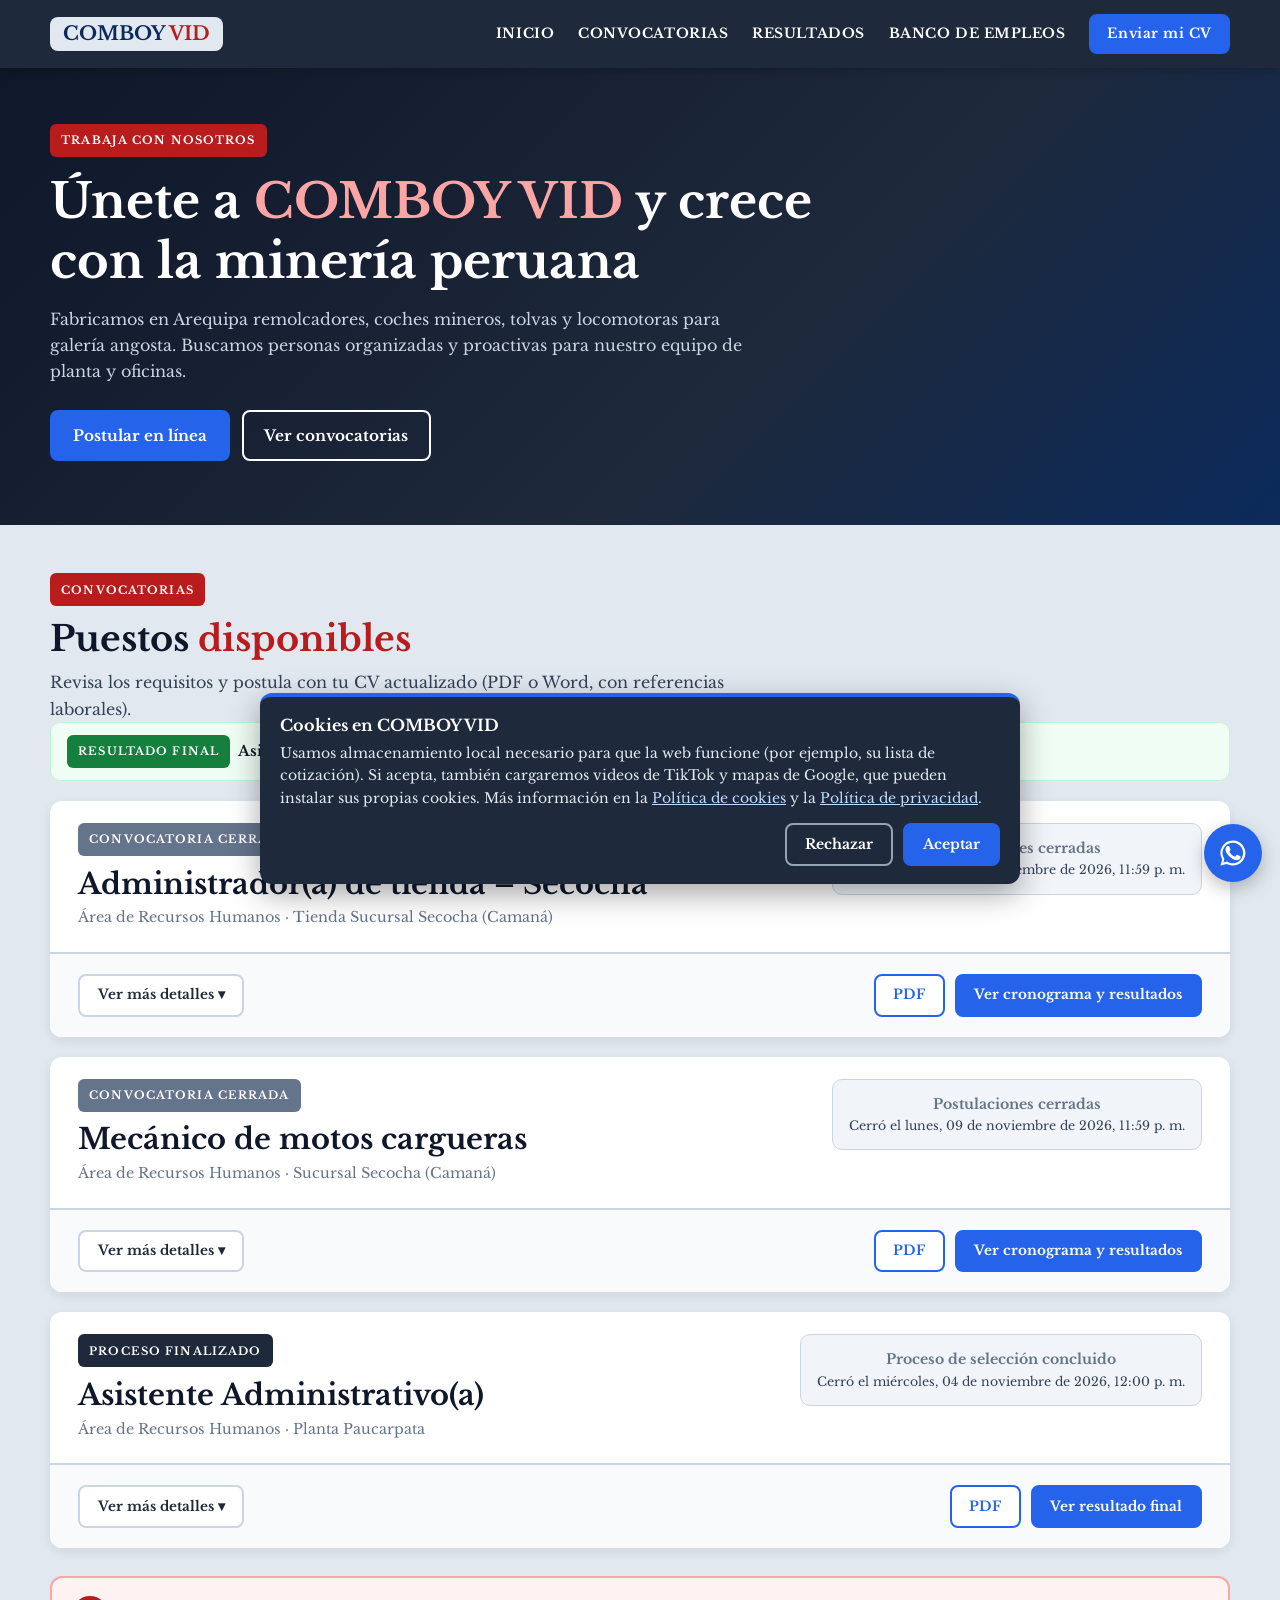
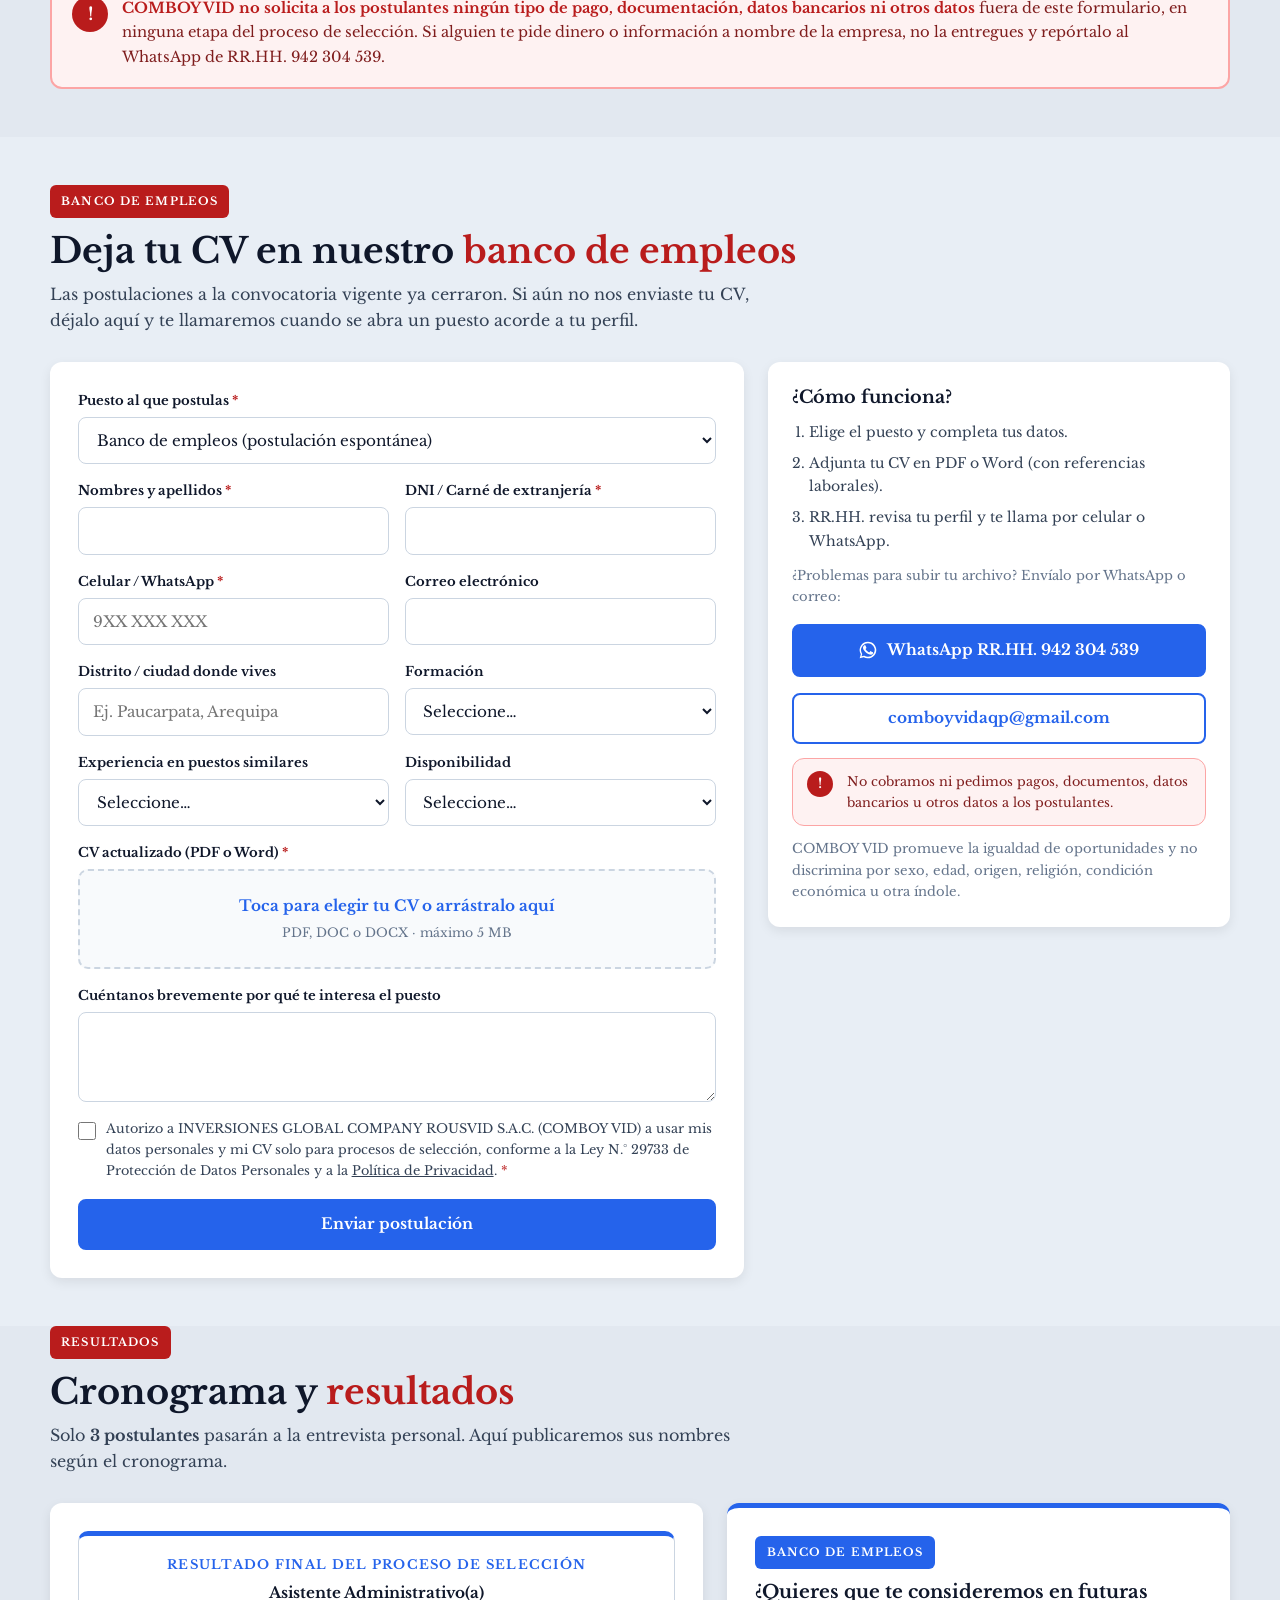
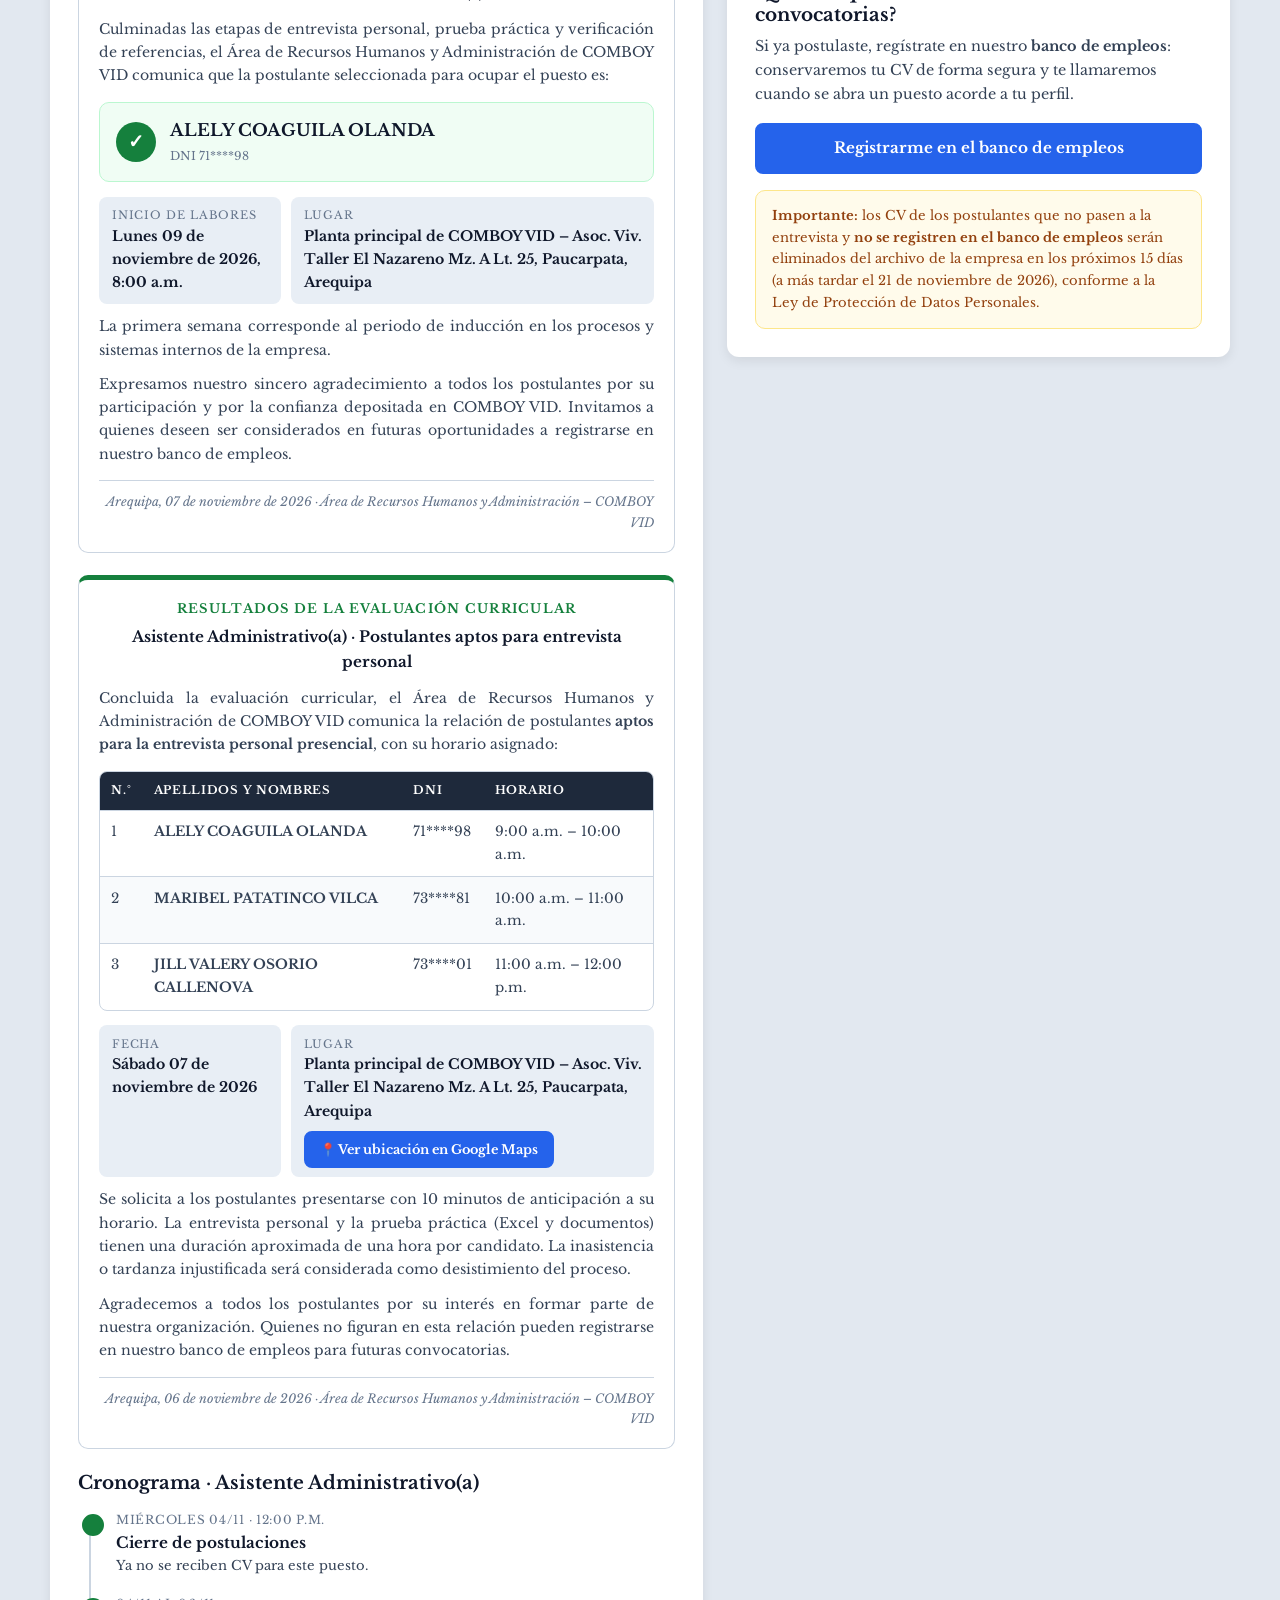
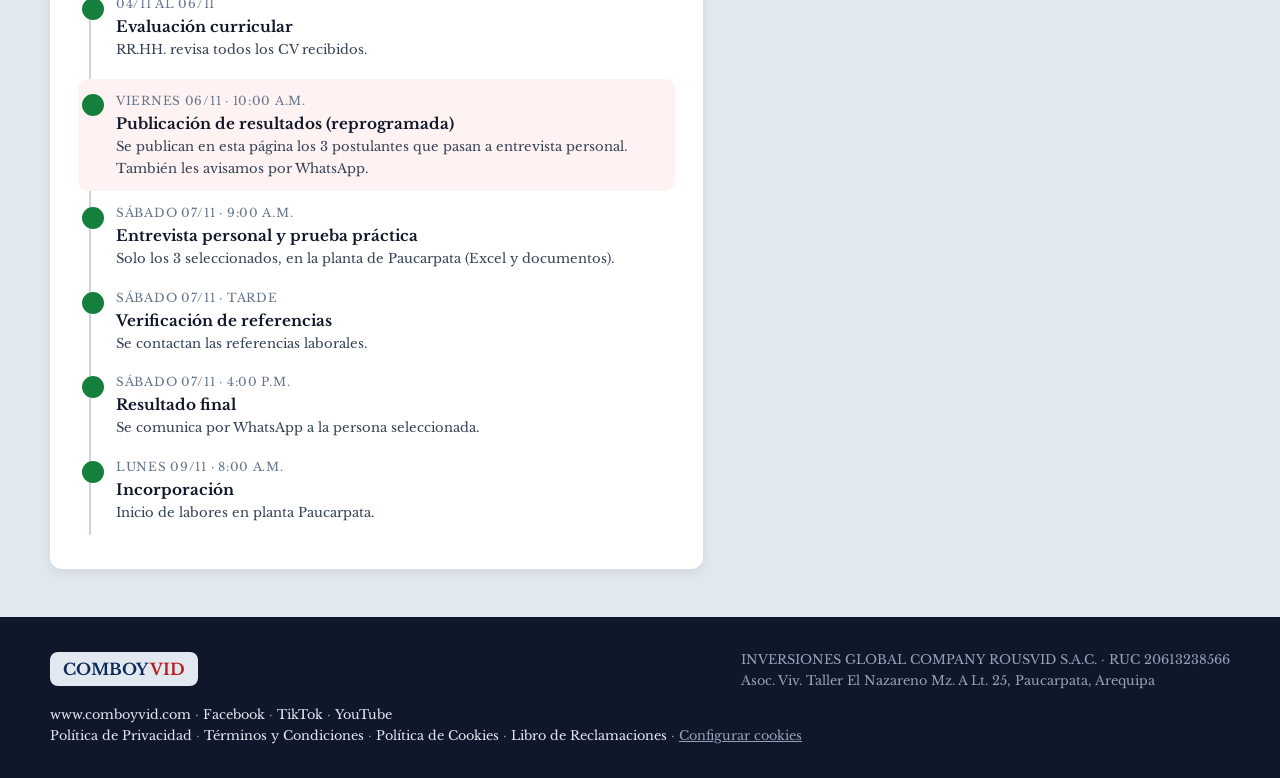
<file: convocatorias/index.html>
<!DOCTYPE html>
<html lang="es-PE">
<head>
<meta charset="UTF-8">
<meta name="viewport" content="width=device-width, initial-scale=1">
<title>Trabaja con nosotros | Convocatorias laborales COMBOY VID Arequipa</title>
<meta name="description" content="Convocatorias de trabajo en COMBOY VID, fabricante arequipeño de equipos para minería subterránea. Postula en línea y sube tu CV en PDF o Word.">
<link rel="canonical" href="https://www.comboyvid.com/convocatorias/">
<meta property="og:title" content="Trabaja con nosotros | COMBOY VID">
<meta property="og:description" content="Convocatoria: Mecánico de motos cargueras en Secocha (régimen 20x10). Postula en línea con tu CV.">
<meta property="og:url" content="https://www.comboyvid.com/convocatorias/">
<meta property="og:type" content="website">
<meta property="og:image" content="https://www.comboyvid.com/public/images/logo-comboy-vid-oficial.png">
<meta name="theme-color" content="#1E293B">
<!-- Favicon / ícono que muestra Google en los resultados (archivos en la raíz del sitio) -->
<link rel="icon" href="/favicon.ico" sizes="48x48">
<link rel="icon" href="/favicon.svg" type="image/svg+xml">
<link rel="icon" href="/favicon-192x192.png" type="image/png" sizes="192x192">
<link rel="apple-touch-icon" href="/apple-touch-icon.png">
<link rel="manifest" href="/site.webmanifest">
<link rel="preconnect" href="https://fonts.googleapis.com">
<link rel="preconnect" href="https://fonts.gstatic.com" crossorigin>
<link href="https://fonts.googleapis.com/css2?family=Libre+Baskerville:ital,wght@0,400;0,700;1,400&display=swap" rel="stylesheet">
<style>
  :root{
    --navy:#1E293B; --navy2:#0F172A; --logo:#0B2A5B;
    --plomo:#E2E8F0; --alt:#E8EEF5; --blanco:#FFFFFF;
    --azul:#2563EB; --azul2:#1D4ED8; --rojo:#B91C1C; --verde:#15803D;
    --tinta:#0F172A; --texto:#334155; --suave:#64748B; --linea:#CBD5E1;
    --sombra:0 4px 12px rgba(0,0,0,.08); --radio:12px;
  }
  *{box-sizing:border-box;margin:0;padding:0}
  html{scroll-behavior:smooth}
  body{font-family:"Libre Baskerville",Georgia,serif;background:var(--plomo);color:var(--texto);line-height:1.65;-webkit-font-smoothing:antialiased}
  h1,h2,h3{font-weight:700;color:var(--tinta);line-height:1.25}
  a{color:inherit}
  .wrap{width:min(1180px,100% - 32px);margin-inline:auto}
  [hidden]{display:none!important}
  .card{background:var(--blanco);border-radius:var(--radio);box-shadow:var(--sombra)}
  .tag{display:inline-block;background:var(--rojo);color:#fff;font-weight:700;font-size:.7rem;letter-spacing:.1em;text-transform:uppercase;padding:.45rem .7rem;border-radius:6px}
  .tag.verde{background:var(--verde)} .tag.gris{background:var(--suave)} .tag.azul{background:var(--navy)}
  .btn{display:inline-flex;align-items:center;justify-content:center;gap:.55rem;font:700 .95rem/1.2 "Libre Baskerville",serif;text-decoration:none;padding:.9rem 1.3rem;border:2px solid var(--azul);background:var(--azul);color:#fff;border-radius:8px;cursor:pointer;transition:background .15s,transform .15s;text-align:center}
  .btn:hover{background:var(--azul2);border-color:var(--azul2);transform:translateY(-1px)}
  .btn.out{background:#fff;color:var(--azul)}
  .btn.out:hover{background:#EFF6FF}
  .btn[disabled]{opacity:.6;cursor:wait;transform:none}
  .btn svg{width:20px;height:20px;flex:none}

  /* Header (igual a la web) */
  .top{position:sticky;top:0;z-index:50;background:var(--navy);box-shadow:0 2px 10px rgba(0,0,0,.2)}
  .top .wrap{display:flex;align-items:center;justify-content:space-between;gap:16px;min-height:68px}
  .logo{background:var(--plomo);border-radius:8px;padding:.45rem .8rem;font:700 1.2rem/1 "Libre Baskerville",serif;text-decoration:none;color:var(--logo);white-space:nowrap}
  .logo b{color:var(--rojo)}
  .top nav{display:flex;gap:24px;align-items:center}
  .top nav .links{display:flex;gap:24px}
  .top nav a{text-decoration:none;font-weight:700;font-size:.85rem;color:#fff;letter-spacing:.04em}
  .top nav a:hover{color:#BFDBFE}
  .top .btn{padding:.6rem 1rem;font-size:.85rem}
  @media(max-width:860px){.top nav .links{display:none}}

  /* Hero */
  .hero{background:linear-gradient(135deg,var(--navy2),var(--navy) 60%,var(--logo));color:#fff;padding:56px 0 64px}
  .hero h1{color:#fff;font-size:clamp(1.8rem,4.4vw,3rem);margin-top:.9rem;max-width:820px}
  .hero h1 span{color:#FCA5A5}
  .hero p{max-width:720px;margin-top:.9rem;color:#CBD5E1}
  .hero .acc{display:flex;flex-wrap:wrap;gap:12px;margin-top:1.6rem}
  .hero .btn.out{background:transparent;color:#fff;border-color:#fff}
  .hero .btn.out:hover{background:#fff;color:var(--navy)}

  section{padding:48px 0}
  .sec-head h2{font-size:clamp(1.5rem,3.2vw,2.2rem);margin-top:.7rem}
  .sec-head h2 span{color:var(--rojo)}
  .sec-head p{max-width:720px;margin-top:.5rem}

  /* Convocatoria */
  .conv{margin-top:28px;overflow:hidden}
  .conv-top{padding:28px;border-bottom:1px solid var(--linea);display:flex;flex-wrap:wrap;gap:16px;justify-content:space-between;align-items:flex-start}
  .conv-top h3{font-size:clamp(1.3rem,2.6vw,1.8rem);margin-top:.6rem}
  .conv-top .meta{color:var(--suave);font-size:.9rem;margin-top:.3rem}
  .plazo{background:#FEF2F2;border:1px solid #FECACA;color:var(--rojo);border-radius:10px;padding:.8rem 1rem;font-weight:700;font-size:.88rem;text-align:center;min-width:220px}
  .plazo small{display:block;color:var(--texto);font-weight:400;font-size:.78rem}
  .plazo.cerrada{background:#F1F5F9;border-color:var(--linea);color:var(--suave)}
  .datos{display:grid;grid-template-columns:repeat(3,1fr);gap:1px;background:var(--linea)}
  .datos div{background:#F8FAFC;padding:14px 18px}
  .datos dt{font-size:.72rem;letter-spacing:.08em;text-transform:uppercase;color:var(--suave)}
  .datos dd{font-weight:700;color:var(--tinta);font-size:.95rem}
  @media(max-width:760px){.datos{grid-template-columns:1fr 1fr}}
  .conv-body{padding:28px;display:grid;grid-template-columns:1fr 1fr;gap:28px}
  @media(max-width:860px){.conv-body{grid-template-columns:1fr}}
  .conv-body h4{font-size:.85rem;letter-spacing:.08em;text-transform:uppercase;color:var(--logo);margin-bottom:.6rem;border-left:4px solid var(--rojo);padding-left:.6rem}
  .conv-body ul{list-style:none;display:grid;gap:.55rem;font-size:.92rem}
  .conv-body li{position:relative;padding-left:1.2rem}
  .conv-body li::before{content:"";position:absolute;left:0;top:.6em;width:7px;height:7px;background:var(--azul);border-radius:2px}
  .conv-body p{font-size:.92rem}
  .full{grid-column:1/-1}
  .chips{display:flex;flex-wrap:wrap;gap:8px}
  .chips span{background:var(--alt);border:1px solid var(--linea);border-radius:999px;padding:.35rem .8rem;font-size:.82rem;font-weight:700;color:var(--logo)}
  table.horario{width:100%;border-collapse:collapse;font-size:.9rem}
  .horario th,.horario td{text-align:left;padding:.55rem .6rem;border-bottom:1px solid var(--linea)}
  .horario th{font-size:.72rem;letter-spacing:.08em;text-transform:uppercase;color:var(--suave)}
  .etapas{display:grid;grid-template-columns:repeat(5,1fr);gap:10px;counter-reset:e}
  .etapas div{background:var(--alt);border-radius:10px;padding:14px 10px;text-align:center;font-size:.82rem;font-weight:700;color:var(--tinta)}
  .etapas div::before{counter-increment:e;content:counter(e);display:grid;place-items:center;width:30px;height:30px;margin:0 auto .45rem;border-radius:50%;background:var(--navy);color:#fff;font-size:.85rem}
  @media(max-width:700px){.etapas{grid-template-columns:1fr 1fr}}
  .conv-pie{padding:20px 28px;background:#F8FAFC;border-top:1px solid var(--linea);display:flex;flex-wrap:wrap;gap:12px;align-items:center;justify-content:space-between;font-size:.82rem;color:var(--suave)}
  .conv-pie .acc{display:flex;flex-wrap:wrap;gap:10px}
  .conv-pie .btn{padding:.7rem 1.1rem;font-size:.85rem}
  .resumen{padding:18px 28px 0;font-size:.92rem}
  .datos.mini{border-radius:10px;overflow:hidden}
  @media(max-width:760px){
    .datos{grid-template-columns:1fr}
    .datos div{display:flex;justify-content:space-between;gap:12px;padding:10px 18px}
    .datos dd{text-align:right}
    .resumen{padding:14px 18px 0;display:-webkit-box;-webkit-line-clamp:3;-webkit-box-orient:vertical;overflow:hidden}
    .conv-top{padding:18px}
    .plazo{min-width:0;width:100%}
  }
  .conv-body[hidden]{display:none!important}
  .conv-pie .ver-mas{border-color:var(--linea);color:var(--navy)}
  .lista-conv{display:grid;gap:20px}
  .conv{margin-top:0}
  .conv-top{padding:22px 28px}
  .ir-form{display:none}
  @media(max-width:860px){
    .ir-form{display:flex;position:fixed;left:16px;right:88px;bottom:18px;z-index:59;justify-content:center;box-shadow:0 6px 18px rgba(0,0,0,.25);transition:opacity .2s,transform .2s}
    .ir-form.oculto{opacity:0;transform:translateY(20px);pointer-events:none}
    .conv-pie{flex-direction:column;align-items:stretch}
    .conv-pie .acc{display:grid;grid-template-columns:auto 1fr}
  }

  /* Formulario */
  #postular{background:var(--alt);scroll-margin-top:68px}
  .form-grid{display:grid;grid-template-columns:1.5fr 1fr;gap:24px;margin-top:28px;align-items:start}
  @media(max-width:900px){.form-grid{grid-template-columns:1fr}}
  form.card{padding:28px}
  .fila{display:grid;grid-template-columns:1fr 1fr;gap:16px}
  @media(max-width:600px){.fila{grid-template-columns:1fr}}
  .campo{display:flex;flex-direction:column;gap:.35rem;margin-bottom:16px}
  .campo label{font-size:.82rem;font-weight:700;color:var(--tinta)}
  .campo label i{color:var(--rojo);font-style:normal}
  .campo input,.campo select,.campo textarea{font:400 .95rem/1.4 "Libre Baskerville",Georgia,serif;padding:.75rem .85rem;border:1.5px solid var(--linea);border-radius:8px;background:#fff;color:var(--tinta);width:100%}
  .campo input:focus,.campo select:focus,.campo textarea:focus{outline:none;border-color:var(--azul);box-shadow:0 0 0 3px rgba(37,99,235,.15)}
  .campo .ayuda{font-size:.75rem;color:var(--suave)}
  .campo.error input,.campo.error select,.campo.error .drop{border-color:var(--rojo)}
  .drop{position:relative;border:2px dashed var(--linea);border-radius:10px;padding:22px;text-align:center;background:#F8FAFC;transition:border-color .15s,background .15s;cursor:pointer}
  .drop:hover,.drop.sobre{border-color:var(--azul);background:#EFF6FF}
  .drop input{position:absolute;inset:0;opacity:0;cursor:pointer;width:100%}
  .drop strong{display:block;color:var(--azul);font-size:.95rem}
  .drop span{font-size:.78rem;color:var(--suave)}
  .drop.ok{border-style:solid;border-color:var(--verde);background:#F0FDF4}
  .drop.ok strong{color:var(--verde)}
  .check{display:flex;gap:.6rem;align-items:flex-start;font-size:.8rem;margin:6px 0 18px}
  .check input{margin-top:.25rem;width:18px;height:18px;flex:none;accent-color:var(--azul)}
  .trampa{position:absolute;left:-9999px;width:1px;height:1px;overflow:hidden}
  .aviso{border-radius:8px;padding:.85rem 1rem;font-size:.88rem;margin-bottom:16px}
  .aviso.err{background:#FEF2F2;color:var(--rojo);border:1px solid #FECACA}
  .aviso.ok{background:#F0FDF4;color:var(--verde);border:1px solid #BBF7D0}
  .barra{height:6px;background:var(--linea);border-radius:99px;overflow:hidden;margin-top:12px}
  .barra i{display:block;height:100%;width:0;background:var(--azul);transition:width .2s}
  .lado{padding:24px}
  .lado h3{font-size:1.1rem}
  .lado ol{margin:.8rem 0 0 1.1rem;display:grid;gap:.5rem;font-size:.88rem}
  .lado .btn{width:100%;margin-top:16px}
  .lado .alt{font-size:.82rem;color:var(--suave);margin-top:12px}
  .exito{text-align:center;padding:40px 28px}
  .exito .ico{width:64px;height:64px;border-radius:50%;background:#DCFCE7;color:var(--verde);display:grid;place-items:center;margin:0 auto 14px;font-size:2rem}
  .exito h3{font-size:1.4rem}
  .exito p{margin-top:.5rem}

  /* Resultados y banco de empleos */
  #resultados{padding-top:0}
  .res-grid{display:grid;grid-template-columns:1.3fr 1fr;gap:24px;margin-top:28px;align-items:start}
  @media(max-width:900px){.res-grid{grid-template-columns:1fr}}
  .crono{padding:28px}
  .crono h3,.banco h3{font-size:1.15rem}
  .resultado-oficial{background:#fff;border:1px solid var(--linea);border-top:5px solid var(--verde);border-radius:10px;padding:18px 20px;font-size:.88rem;margin-bottom:22px}
  .resultado-oficial .ct{display:block;color:var(--verde);font-size:.8rem;letter-spacing:.1em;text-transform:uppercase;text-align:center}
  .resultado-oficial .ca{display:block;color:var(--tinta);font-weight:700;text-align:center;margin:.3rem 0 .8rem;font-size:.95rem}
  .resultado-oficial p{margin-top:.7rem;text-align:justify}
  .resultado-oficial .cf{display:block;margin-top:.9rem;padding-top:.7rem;border-top:1px solid var(--linea);font-size:.78rem;color:var(--suave);text-align:right;font-style:italic}
  .resultado-oficial.final{border-top-color:var(--azul)}
  .resultado-oficial.final .ct{color:var(--azul)}
  .ganador{display:flex;gap:14px;align-items:center;background:#F0FDF4;border:1px solid #BBF7D0;border-radius:10px;padding:14px 16px;margin-top:.9rem}
  .ganador span{flex:none;width:40px;height:40px;border-radius:50%;background:var(--verde);color:#fff;display:grid;place-items:center;font-weight:700;font-size:1.2rem}
  .ganador strong{display:block;color:var(--tinta);font-size:1.05rem}
  .ganador small{color:var(--suave)}
  .tabla-res{overflow-x:auto;margin-top:.9rem;border:1px solid var(--linea);border-radius:8px}
  .tabla-res table{width:100%;border-collapse:collapse;font-size:.85rem}
  .tabla-res th{background:var(--navy);color:#fff;text-align:left;padding:.6rem .7rem;font-size:.72rem;letter-spacing:.06em;text-transform:uppercase}
  .tabla-res th:first-child,.tabla-res td:first-child{width:36px;white-space:nowrap}
  .tabla-res td{padding:.65rem .7rem;border-top:1px solid var(--linea);vertical-align:top}
  .tabla-res tr:nth-child(even) td{background:#F8FAFC}
  .res-datos{display:grid;grid-template-columns:1fr 2fr;gap:10px;margin-top:.9rem}
  .res-datos div{background:var(--alt);border-radius:8px;padding:.6rem .8rem}
  .res-datos dt{font-size:.7rem;letter-spacing:.08em;text-transform:uppercase;color:var(--suave)}
  .res-datos dd{font-weight:700;color:var(--tinta)}
  .res-datos .btn.mapa{margin-top:.5rem;padding:.55rem .9rem;font-size:.8rem}
  @media(max-width:600px){.res-datos{grid-template-columns:1fr}}
  .aviso-res{display:flex;flex-wrap:wrap;gap:8px;align-items:center;background:#F0FDF4;border:1px solid #BBF7D0;border-radius:10px;padding:12px 16px;margin-bottom:20px;text-decoration:none;color:var(--tinta);font-size:.9rem}
  .aviso-res:hover{background:#DCFCE7}
  .comunicado{background:#fff;border:1px solid var(--linea);border-top:5px solid var(--navy);color:var(--texto);border-radius:10px;padding:18px 20px;font-size:.88rem;margin-bottom:22px;text-align:justify}
  .comunicado .ct{display:block;color:var(--navy);font-size:.8rem;letter-spacing:.1em;text-transform:uppercase;text-align:center}
  .comunicado .ca{display:block;color:var(--tinta);font-weight:700;text-align:center;margin:.3rem 0 .8rem;font-size:.95rem}
  .comunicado p{margin-top:.6rem}
  .comunicado .cf{display:block;margin-top:.9rem;padding-top:.7rem;border-top:1px solid var(--linea);font-size:.78rem;color:var(--suave);text-align:right;font-style:italic}
  .crono ol{list-style:none;margin-top:16px;position:relative}
  .crono ol::before{content:"";position:absolute;left:11px;top:6px;bottom:6px;width:2px;background:var(--linea)}
  .crono li{position:relative;padding:0 0 18px 38px}
  .crono li::before{content:"";position:absolute;left:4px;top:4px;width:16px;height:16px;border-radius:50%;background:#fff;border:3px solid var(--linea)}
  .crono li.hecho::before{background:var(--verde);border-color:var(--verde)}
  .crono li.ahora::before{background:var(--azul);border-color:#BFDBFE;box-shadow:0 0 0 4px rgba(37,99,235,.18)}
  .crono li.clave{background:#FEF2F2;border-radius:10px;padding:12px 12px 12px 38px;margin-bottom:12px}
  .crono li.clave::before{left:4px;top:15px}
  .crono .f{display:block;font-size:.75rem;letter-spacing:.06em;text-transform:uppercase;color:var(--suave)}
  .crono .t{display:block;font-weight:700;color:var(--tinta);font-size:.95rem}
  .crono .d{display:block;font-size:.82rem}
  .selec{margin-top:18px;border:1px solid var(--linea);border-radius:10px;overflow:hidden}
  .selec h4{background:var(--navy);color:#fff;font-size:.85rem;letter-spacing:.06em;text-transform:uppercase;padding:.7rem 1rem}
  .selec ol{list-style:none;margin:0}
  .selec ol::before{display:none}
  .selec li{padding:.75rem 1rem;border-top:1px solid var(--linea);display:flex;gap:.8rem;align-items:center;font-weight:700;color:var(--tinta)}
  .selec li::before{display:none}
  .selec li b{display:grid;place-items:center;width:28px;height:28px;border-radius:50%;background:var(--rojo);color:#fff;font-size:.8rem;flex:none}
  .selec .pend{padding:1rem;font-size:.88rem;background:#F8FAFC}
  .banco{padding:28px;border-top:5px solid var(--azul)}
  .banco p{font-size:.9rem;margin-top:.6rem}
  .banco .btn{width:100%;margin-top:16px}
  .banco form{margin-top:16px}
  .nota-15{margin-top:16px;background:#FFFBEB;border:1px solid #FDE68A;color:#92400E;border-radius:10px;padding:.9rem 1rem;font-size:.82rem}
  .alerta-pago{display:flex;gap:14px;align-items:flex-start;background:#FEF2F2;border:2px solid #FCA5A5;border-radius:var(--radio);padding:18px 20px;margin-top:28px;color:#7F1D1D;font-size:.92rem}
  .alerta-pago .ico{flex:none;width:36px;height:36px;border-radius:50%;background:var(--rojo);color:#fff;display:grid;place-items:center;font-weight:700;font-size:1.1rem}
  .alerta-pago strong{color:var(--rojo)}
  .alerta-pago.mini{margin:14px 0 0;padding:12px 14px;font-size:.8rem;border-width:1px}
  .alerta-pago.mini .ico{width:26px;height:26px;font-size:.85rem}
  footer{background:var(--navy2);color:#94A3B8;padding:32px 0;font-size:.8rem}
  footer .wrap{display:flex;flex-wrap:wrap;gap:12px 24px;justify-content:space-between;align-items:center}
  footer a{color:#E2E8F0;text-decoration:none}
  .wa-float{position:fixed;right:18px;bottom:18px;z-index:60;width:58px;height:58px;border-radius:50%;background:var(--azul);display:grid;place-items:center;box-shadow:0 6px 18px rgba(0,0,0,.25)}
  .wa-float svg{width:30px;height:30px}
</style>
</head>
<body>

<header class="top">
  <div class="wrap">
    <a class="logo" href="../">COMBOY <b>VID</b></a>
    <nav aria-label="Menú">
      <span class="links">
        <a href="../">INICIO</a>
        <a href="#convocatorias">CONVOCATORIAS</a>
        <a href="#resultados">RESULTADOS</a>
        <a href="#postular">BANCO DE EMPLEOS</a>
      </span>
      <a class="btn" href="#postular">Enviar mi CV</a>
    </nav>
  </div>
</header>

<main>
  <div class="hero">
    <div class="wrap">
      <span class="tag">Trabaja con nosotros</span>
      <h1>Únete a <span>COMBOY VID</span> y crece con la minería peruana</h1>
      <p>Fabricamos en Arequipa remolcadores, coches mineros, tolvas y locomotoras para galería angosta. Buscamos personas organizadas y proactivas para nuestro equipo de planta y oficinas.</p>
      <div class="acc">
        <a class="btn" href="#postular">Postular en línea</a>
        <a class="btn out" href="#convocatorias">Ver convocatorias</a>
      </div>
    </div>
  </div>

  <section id="convocatorias">
    <div class="wrap">
      <div class="sec-head">
        <span class="tag">Convocatorias</span>
        <h2>Puestos <span>disponibles</span></h2>
        <p>Revisa los requisitos y postula con tu CV actualizado (PDF o Word, con referencias laborales).</p>
      </div>
      <div id="lista" class="lista-conv"></div>
      <div class="alerta-pago" role="note"><span class="ico">!</span><p><strong>COMBOY VID no solicita a los postulantes ningún tipo de pago, documentación, datos bancarios ni otros datos</strong> fuera de este formulario, en ninguna etapa del proceso de selección. Si alguien te pide dinero o información a nombre de la empresa, no la entregues y repórtalo al WhatsApp de RR.HH. 942 304 539.</p></div>
    </div>
  </section>

  <section id="postular">
    <div class="wrap">
      <div class="sec-head">
        <span class="tag" id="postTag">Registro de postulantes</span>
        <h2 id="postTitulo">Envía tu <span>postulación</span></h2>
        <p id="postIntro">Completa tus datos y adjunta tu CV. Llega directo al Área de Recursos Humanos.</p>
      </div>

      <div class="form-grid">
        <div>
          <form class="card" id="formPostular" novalidate>
            <div id="aviso" class="aviso" hidden></div>

            <div class="campo">
              <label for="puesto">Puesto al que postulas <i>*</i></label>
              <select id="puesto" name="puesto" required></select>
            </div>
            <div class="fila">
              <div class="campo"><label for="nombres">Nombres y apellidos <i>*</i></label><input id="nombres" name="nombres" autocomplete="name" required maxlength="120"></div>
              <div class="campo"><label for="dni">DNI / Carné de extranjería <i>*</i></label><input id="dni" name="dni" inputmode="numeric" required maxlength="12"></div>
            </div>
            <div class="fila">
              <div class="campo"><label for="celular">Celular / WhatsApp <i>*</i></label><input id="celular" name="celular" type="tel" inputmode="tel" autocomplete="tel" placeholder="9XX XXX XXX" required maxlength="20"></div>
              <div class="campo"><label for="correo">Correo electrónico</label><input id="correo" name="correo" type="email" autocomplete="email" maxlength="120"></div>
            </div>
            <div class="fila">
              <div class="campo"><label for="ciudad">Distrito / ciudad donde vives</label><input id="ciudad" name="ciudad" placeholder="Ej. Paucarpata, Arequipa" maxlength="80"></div>
              <div class="campo"><label for="formacion">Formación</label>
                <select id="formacion" name="formacion">
                  <option value="">Seleccione…</option>
                  <option>Técnico egresado</option>
                  <option>Técnico titulado</option>
                  <option>Universitario egresado</option>
                  <option>Bachiller</option>
                  <option>Titulado universitario</option>
                  <option>Estudiante</option>
                  <option>Otro</option>
                </select>
              </div>
            </div>
            <div class="fila">
              <div class="campo"><label for="experiencia">Experiencia en puestos similares</label>
                <select id="experiencia" name="experiencia">
                  <option value="">Seleccione…</option>
                  <option>Sin experiencia</option>
                  <option>Menos de 1 año</option>
                  <option>1 a 2 años</option>
                  <option>3 a 5 años</option>
                  <option>Más de 5 años</option>
                </select>
              </div>
              <div class="campo"><label for="disponibilidad">Disponibilidad</label>
                <select id="disponibilidad" name="disponibilidad">
                  <option value="">Seleccione…</option>
                  <option>Inmediata</option>
                  <option>En 1 semana</option>
                  <option>En 2 semanas o más</option>
                </select>
              </div>
            </div>
            <div class="campo">
              <label for="cv">CV actualizado (PDF o Word) <i>*</i></label>
              <div class="drop" id="drop">
                <input id="cv" name="cv" type="file" accept=".pdf,.doc,.docx,application/pdf,application/msword,application/vnd.openxmlformats-officedocument.wordprocessingml.document" required>
                <strong id="dropTxt">Toca para elegir tu CV o arrástralo aquí</strong>
                <span id="dropInfo">PDF, DOC o DOCX · máximo 5 MB</span>
              </div>
            </div>
            <div class="campo">
              <label for="mensaje">Cuéntanos brevemente por qué te interesa el puesto</label>
              <textarea id="mensaje" name="mensaje" rows="3" maxlength="1500"></textarea>
            </div>
            <div class="trampa" aria-hidden="true"><label>Empresa web<input name="empresa_web" tabindex="-1" autocomplete="off"></label></div>
            <label class="check"><input type="checkbox" name="acepta" value="si" id="acepta">
              <span>Autorizo a INVERSIONES GLOBAL COMPANY ROUSVID S.A.C. (COMBOY VID) a usar mis datos personales y mi CV solo para procesos de selección, conforme a la Ley N.° 29733 de Protección de Datos Personales y a la <a href="../politica-de-privacidad/" target="_blank" rel="noopener">Política de Privacidad</a>. <i style="color:var(--rojo);font-style:normal">*</i></span></label>
            <button class="btn" type="submit" id="btnEnviar" style="width:100%">Enviar postulación</button>
            <div class="barra" id="barra" hidden><i></i></div>
          </form>

          <div class="card exito" id="exito" hidden>
            <div class="ico">✓</div>
            <h3>¡Postulación enviada!</h3>
            <p>Gracias, <strong id="exNombre"></strong>. Recibimos tu CV para <strong id="exPuesto"></strong>. Recursos Humanos se comunicará contigo si tu perfil cumple con los requisitos.</p>
            <p style="margin-top:1rem"><a class="btn out" href="#postular" id="otra">Enviar otra postulación</a></p>
          </div>
        </div>

        <aside class="card lado">
          <h3>¿Cómo funciona?</h3>
          <ol>
            <li>Elige el puesto y completa tus datos.</li>
            <li>Adjunta tu CV en PDF o Word (con referencias laborales).</li>
            <li>RR.HH. revisa tu perfil y te llama por celular o WhatsApp.</li>
          </ol>
          <p class="alt">¿Problemas para subir tu archivo? Envíalo por WhatsApp o correo:</p>
          <a class="btn" id="waRRHH" href="#" target="_blank" rel="noopener">
            <svg viewBox="0 0 24 24" fill="#fff" aria-hidden="true"><path d="M17.5 14.4c-.3-.1-1.8-.9-2-1-.3-.1-.5-.1-.7.1-.2.3-.8 1-.9 1.2-.2.2-.3.2-.6.1-.3-.1-1.3-.5-2.4-1.5-.9-.8-1.5-1.8-1.7-2.1-.2-.3 0-.5.1-.6l.4-.5c.2-.2.2-.3.3-.5.1-.2 0-.4 0-.5l-.9-2.2c-.2-.6-.5-.5-.7-.5h-.6c-.2 0-.5.1-.8.4-.3.3-1 1-1 2.5s1.1 2.9 1.2 3.1c.1.2 2.1 3.2 5.1 4.5.7.3 1.3.5 1.7.6.7.2 1.4.2 1.9.1.6-.1 1.8-.7 2-1.4.2-.7.2-1.3.2-1.4-.1-.2-.3-.3-.6-.4zM12 2a10 10 0 0 0-8.6 15.1L2 22l5-1.3A10 10 0 1 0 12 2zm0 18.2c-1.6 0-3.1-.4-4.4-1.2l-.3-.2-3 .8.8-2.9-.2-.3A8.2 8.2 0 1 1 12 20.2z"/></svg>
            WhatsApp RR.HH. 942 304 539</a>
          <a class="btn out" id="mailRRHH" href="mailto:comboyvidaqp@gmail.com">comboyvidaqp@gmail.com</a>
          <div class="alerta-pago mini" role="note"><span class="ico">!</span><p>No cobramos ni pedimos pagos, documentos, datos bancarios u otros datos a los postulantes.</p></div>
          <p class="alt">COMBOY VID promueve la igualdad de oportunidades y no discrimina por sexo, edad, origen, religión, condición económica u otra índole.</p>
        </aside>
      </div>
    </div>
  </section>
  <section id="resultados">
    <div class="wrap">
      <div class="sec-head">
        <span class="tag">Resultados</span>
        <h2>Cronograma y <span>resultados</span></h2>
        <p id="resIntro">Solo <strong>3 postulantes</strong> pasarán a la entrevista personal. Aquí publicaremos sus nombres según el cronograma.</p>
      </div>
      <div class="res-grid">
        <div class="card crono" id="crono"></div>
        <aside class="card banco" id="banco">
          <span class="tag" style="background:var(--azul)">Banco de empleos</span>
          <h3 style="margin-top:.7rem">¿Quieres que te consideremos en futuras convocatorias?</h3>
          <p>Si ya postulaste, regístrate en nuestro <strong>banco de empleos</strong>: conservaremos tu CV de forma segura y te llamaremos cuando se abra un puesto acorde a tu perfil.</p>
          <button class="btn" type="button" id="btnBanco">Registrarme en el banco de empleos</button>
          <form id="formBanco" novalidate hidden>
            <div id="avisoBanco" class="aviso" hidden></div>
            <div class="campo"><label for="bDni">DNI / CE con el que postulaste <i>*</i></label><input id="bDni" name="dni" inputmode="numeric" maxlength="12" required></div>
            <div class="campo"><label for="bCel">Celular con el que postulaste <i>*</i></label><input id="bCel" name="celular" type="tel" inputmode="tel" maxlength="20" required></div>
            <input type="hidden" name="accion" value="banco">
            <div class="trampa" aria-hidden="true"><label>Empresa web<input name="empresa_web" tabindex="-1" autocomplete="off"></label></div>
            <label class="check"><input type="checkbox" name="acepta" value="si" id="bAcepta"><span>Autorizo a COMBOY VID a conservar mi CV y mis datos en su banco de empleos para futuros procesos de selección (Ley N.° 29733, ver <a href="../politica-de-privacidad/" target="_blank" rel="noopener">Política de Privacidad</a>).</span></label>
            <button class="btn" type="submit" id="btnBancoEnviar" style="margin-top:0">Confirmar registro</button>
          </form>
          <div class="exito" id="bancoOk" hidden style="padding:20px 0 0"><div class="ico">✓</div><h3>¡Registro confirmado!</h3><p id="bancoOkTxt"></p></div>
          <div class="nota-15" id="nota15"></div>
        </aside>
      </div>
    </div>
  </section>

</main>

<footer>
  <div class="wrap">
    <div><a class="logo" href="../" style="font-size:1rem">COMBOY <b>VID</b></a></div>
    <div>INVERSIONES GLOBAL COMPANY ROUSVID S.A.C. · RUC 20613238566<br>Asoc. Viv. Taller El Nazareno Mz. A Lt. 25, Paucarpata, Arequipa</div>
    <div><a href="../">www.comboyvid.com</a> · <a href="https://www.facebook.com/comboyvid" target="_blank" rel="noopener">Facebook</a> · <a href="https://www.tiktok.com/@comboyvidsecocha" target="_blank" rel="noopener">TikTok</a> · <a href="https://www.youtube.com/@comboyvid" target="_blank" rel="noopener">YouTube</a><br><a href="../politica-de-privacidad/">Política de Privacidad</a> · <a href="../terminos-y-condiciones/">Términos y Condiciones</a> · <a href="../politica-de-cookies/">Política de Cookies</a> · <a href="../libro-de-reclamaciones/">Libro de Reclamaciones</a> · <button type="button" data-cv-cookies style="background:none;border:0;padding:0;font:inherit;color:inherit;text-decoration:underline;cursor:pointer">Configurar cookies</button></div>
  </div>
</footer>

<a class="btn ir-form" id="irForm" href="#postular">Postular ahora</a>
<a class="wa-float" id="waFloat" href="#" target="_blank" rel="noopener" aria-label="WhatsApp Recursos Humanos">
  <svg viewBox="0 0 24 24" fill="#fff" aria-hidden="true"><path d="M17.5 14.4c-.3-.1-1.8-.9-2-1-.3-.1-.5-.1-.7.1-.2.3-.8 1-.9 1.2-.2.2-.3.2-.6.1-.3-.1-1.3-.5-2.4-1.5-.9-.8-1.5-1.8-1.7-2.1-.2-.3 0-.5.1-.6l.4-.5c.2-.2.2-.3.3-.5.1-.2 0-.4 0-.5l-.9-2.2c-.2-.6-.5-.5-.7-.5h-.6c-.2 0-.5.1-.8.4-.3.3-1 1-1 2.5s1.1 2.9 1.2 3.1c.1.2 2.1 3.2 5.1 4.5.7.3 1.3.5 1.7.6.7.2 1.4.2 1.9.1.6-.1 1.8-.7 2-1.4.2-.7.2-1.3.2-1.4-.1-.2-.3-.3-.6-.4zM12 2a10 10 0 0 0-8.6 15.1L2 22l5-1.3A10 10 0 1 0 12 2zm0 18.2c-1.6 0-3.1-.4-4.4-1.2l-.3-.2-3 .8.8-2.9-.2-.3A8.2 8.2 0 1 1 12 20.2z"/></svg>
</a>

<script>
/* =====================================================================
   CONVOCATORIAS — para publicar una nueva, copie un bloque { ... } y
   cambie los datos. "cierre" = fecha y hora de cierre (hora Perú), ej. "2026-11-04T12:00".
   Para ocultar una, ponga publicar:false.
   ===================================================================== */
const CONVOCATORIAS = [
  {
    publicar: true,
    id: "administrador-tienda-secocha",
    puesto: "Administrador(a) de tienda – Secocha",
    area: "Área de Recursos Humanos · Tienda Sucursal Secocha (Camaná)",
    cierre: "2026-11-09",                  // válida hasta el lunes 09/11/2026 (23:59 hora Perú)
    pdf: "docs/convocatoria-administrador-tienda-secocha.pdf",
    datos: [
      ["Modalidad", "Tiempo completo – Presencial"],
      ["Remuneración", "S/ 2,300.00 bruto mensual"],
      ["Contrato", "Ingreso a planilla"],
      ["Beneficio adicional", "Estadía cubierta"],
      ["Lugar", "Sucursal Secocha (Camaná)"],
      ["Vacantes", "01 (una)"]
    ],
    objetivo: "Dirigir la operación comercial y administrativa de la tienda de la Sucursal Secocha, asegurando el cumplimiento de las metas de venta, el abastecimiento oportuno de productos, la correcta distribución a clientes y el control de caja e inventarios, con procesos ordenados y sistematizados.",
    funciones: [
      "Gestión de ventas: atender y fidelizar a clientes mineros, cotizar, cerrar ventas y hacer seguimiento a pedidos y cobranzas.",
      "Estrategias comerciales: proponer y ejecutar promociones, campañas y acciones para captar nuevos clientes y cumplir las metas de venta de la sucursal.",
      "Gestión de compras: planificar el abastecimiento de la tienda, coordinar pedidos con la sede principal y proveedores, y verificar la mercadería recibida.",
      "Sistematización de procesos de venta y distribución: implementar y mantener registros, formatos y sistemas (Excel/ERP) de ventas, despachos y entregas a mina.",
      "Distribución: programar y coordinar despachos y fletes a los clientes, con guías de remisión y comprobantes en regla.",
      "Controlar caja, inventarios y stock mínimo; realizar arqueos e inventarios periódicos.",
      "Elaborar reportes semanales y mensuales de ventas, compras e indicadores para Gerencia.",
      "Supervisar al personal de la tienda y velar por el orden, la limpieza y la buena atención."
    ],
    perfil: [
      "Formación técnica o universitaria en Administración, Ingeniería Industrial, Marketing, Negocios o carreras afines.",
      "Experiencia mínima de 1 año como administrador(a), jefe(a) de tienda, supervisor(a) de ventas o puestos similares.",
      "Conocimiento de procesos de venta y estrategias comerciales.",
      "Conocimiento en gestión de compras y control de inventarios.",
      "Experiencia en sistematización de procesos de venta y distribución (Excel intermedio, sistemas de venta o ERP).",
      "Disponibilidad para residir y trabajar en Secocha.",
      "Deseable: experiencia en venta de repuestos, ferretería, equipos o insumos para minería; manejo de comprobantes electrónicos SUNAT."
    ],
    competencias: ["Liderazgo", "Orientación a resultados", "Negociación", "Organización y control", "Atención al cliente", "Proactividad", "Honestidad y confiabilidad", "Comunicación efectiva", "Pensamiento analítico"],
    ofrecemos: [
      "Sueldo bruto de S/ 2,300.00 mensuales.",
      "Ingreso a planilla con los beneficios de ley.",
      "Estadía cubierta en Secocha.",
      "Estabilidad laboral y oportunidad de crecimiento en una empresa en expansión del sector minero-industrial.",
      "Autonomía para proponer y aplicar mejoras comerciales en la sucursal."
    ],
    horarioCab: ["Concepto", "Detalle"],
    horario: [
      ["Horario", "Según el horario de atención de la sucursal"]
    ],
    lugar: "Tienda Sucursal Secocha – Calle Los Ángeles S/N, Secocha, Camaná, Arequipa.",
    etapas: ["Evaluación curricular", "Entrevista personal", "Caso práctico comercial", "Verificación de referencias", "Incorporación"]
  },
  {
    publicar: true,
    id: "mecanico-motos-cargueras",
    puesto: "Mecánico de motos cargueras",
    area: "Área de Recursos Humanos · Sucursal Secocha (Camaná)",
    cierre: "2026-11-09",                  // válida hasta el lunes 09/11/2026 (23:59 hora Perú)
    pdf: "docs/convocatoria-mecanico-motos-cargueras.pdf",
    datos: [
      ["Régimen", "Sistema atípico 20x10"],
      ["Remuneración", "S/ 140.00 por día laborado"],
      ["Contrato", "Planilla – régimen MYPE"],
      ["Beneficio adicional", "Estadía cubierta"],
      ["Lugar", "Sucursal Secocha (Camaná)"],
      ["Vacantes", "01 (una)"]
    ],
    objetivo: "Mantener las motos cargueras en óptimas condiciones de operación, mediante el mantenimiento preventivo y correctivo en taller y en obra, reduciendo paradas no programadas y garantizando el trabajo seguro de los equipos.",
    funciones: [
      "Mantenimiento preventivo: cambio de aceite y filtros, engrase, revisión y regulación de frenos, embrague, transmisión, cadena, suspensión, llantas y sistema eléctrico, según el plan de mantenimiento.",
      "Mantenimiento correctivo: diagnóstico y reparación de fallas de motor, caja, diferencial, sistema eléctrico y de carga, y reemplazo de piezas y repuestos.",
      "Trabajo en taller y en obra: atender equipos en el taller de la sucursal y desplazarse a la obra o bocamina del cliente para reparaciones y servicios en campo.",
      "Elaborar el reporte de cada servicio (trabajos realizados, repuestos usados, horas y estado del equipo).",
      "Solicitar repuestos e insumos con anticipación y controlar las herramientas a su cargo.",
      "Cumplir las normas de seguridad y salud en el trabajo, y usar correctamente el EPP.",
      "Orientar a los operadores sobre el uso y cuidado básico de los equipos.",
      "Otras funciones afines que le asigne su jefe inmediato."
    ],
    perfil: [
      "Experiencia comprobada en mantenimiento y reparación de motos cargueras (mínimo 1 año).",
      "Conocimiento de motores de combustión, transmisión, frenos y sistema eléctrico de motos y motocargas.",
      "Manejo de herramientas de mecánica y, de preferencia, de instrumentos de diagnóstico (multímetro, etc.).",
      "Disponibilidad para trabajar en régimen 20x10 en Secocha y para desplazarse a obra.",
      "Deseable: estudios técnicos en mecánica automotriz o de motos; experiencia en minería; conocimientos básicos de soldadura; licencia de conducir."
    ],
    competencias: ["Responsabilidad y puntualidad", "Capacidad de diagnóstico", "Trabajo seguro", "Orden y limpieza en el taller", "Trabajo en equipo", "Trabajo bajo presión", "Honestidad", "Atención al cliente", "Orientación a resultados"],
    ofrecemos: [
      "Remuneración de S/ 140.00 por día laborado (aprox. S/ 2,800.00 por cada ciclo de 20 días).",
      "Ingreso a planilla bajo el régimen laboral MYPE, con los beneficios que la ley establece para dicho régimen (seguro de salud, vacaciones pagadas y aporte a AFP u ONP, entre otros).",
      "Estadía cubierta durante los días de trabajo en Secocha.",
      "Sistema de trabajo 20x10: 20 días de trabajo por 10 días de descanso.",
      "Estabilidad laboral en una empresa en crecimiento del sector minero-industrial."
    ],
    horarioTitulo: "Régimen y lugar de trabajo",
    horarioCab: ["Concepto", "Detalle"],
    horario: [
      ["Régimen", "20 días de trabajo × 10 días de descanso"],
      ["Jornada", "Según programación de turnos de la sucursal"]
    ],
    lugar: "Sucursal Secocha – Calle Los Ángeles S/N, Secocha, Camaná, Arequipa; y en obra (minas de clientes).",
    etapas: ["Evaluación curricular", "Entrevista personal", "Prueba práctica en taller (diagnóstico y reparación)", "Verificación de referencias", "Incorporación"]
  },
  {
    publicar: true,
    id: "asistente-administrativo",
    puesto: "Asistente Administrativo(a)",
    area: "Área de Recursos Humanos · Planta Paucarpata",
    cierre: "2026-11-04T12:00",            // cierre: 04/11/2026 a las 12:00 p.m. (hora Perú)
    // Cronograma: [fecha y hora de inicio (Perú), "texto de la fecha", "etapa", "detalle", destacar]
    cronograma: [
      ["2026-11-04T12:00", "Miércoles 04/11 · 12:00 p.m.", "Cierre de postulaciones", "Ya no se reciben CV para este puesto."],
      ["2026-11-04T12:01", "04/11 al 06/11", "Evaluación curricular", "RR.HH. revisa todos los CV recibidos."],
      ["2026-11-06T10:00", "Viernes 06/11 · 10:00 a.m.", "Publicación de resultados (reprogramada)", "Se publican en esta página los 3 postulantes que pasan a entrevista personal. También les avisamos por WhatsApp.", true],
      ["2026-11-07T09:00", "Sábado 07/11 · 9:00 a.m.", "Entrevista personal y prueba práctica", "Solo los 3 seleccionados, en la planta de Paucarpata (Excel y documentos)."],
      ["2026-11-07T12:30", "Sábado 07/11 · tarde", "Verificación de referencias", "Se contactan las referencias laborales."],
      ["2026-11-07T16:00", "Sábado 07/11 · 4:00 p.m.", "Resultado final", "Se comunica por WhatsApp a la persona seleccionada."],
      ["2026-11-09T08:00", "Lunes 09/11 · 8:00 a.m.", "Incorporación", "Inicio de labores en planta Paucarpata."]
    ],
    // Nombres de los 3 que pasan a entrevista. Se muestran cuando haya nombres y llegue la fecha de publicación.
    // Postulantes aptos para entrevista: nombre, DNI (se muestra parcialmente) y horario
    seleccionados: [
      { nombre: "ALELY COAGUILA OLANDA", dni: "71380298", hora: "9:00 a.m. – 10:00 a.m." },
      { nombre: "MARIBEL PATATINCO VILCA", dni: "73523581", hora: "10:00 a.m. – 11:00 a.m." },
      { nombre: "JILL VALERY OSORIO CALLENOVA", dni: "73864101", hora: "11:00 a.m. – 12:00 p.m." }
    ],
    entrevista: {
      fecha: "Sábado 07 de noviembre de 2026",
      lugar: "Planta principal de COMBOY VID – Asoc. Viv. Taller El Nazareno Mz. A Lt. 25, Paucarpata, Arequipa",
      mapa: "https://maps.app.goo.gl/mb6EYSeRt8oqpW9b6",
      indicaciones: "Se solicita a los postulantes presentarse con 10 minutos de anticipación a su horario. La entrevista personal y la prueba práctica (Excel y documentos) tienen una duración aproximada de una hora por candidato. La inasistencia o tardanza injustificada será considerada como desistimiento del proceso."
    },
    firmaResultados: "Arequipa, 06 de noviembre de 2026 · Área de Recursos Humanos y Administración – COMBOY VID",
    // Resultado final del proceso (se muestra apenas tenga nombre)
    finalizado: true,                      // proceso de selección concluido
    resultadoFinal: {
      nombre: "ALELY COAGUILA OLANDA",
      dni: "71380298",
      inicio: "Lunes 09 de noviembre de 2026, 8:00 a.m.",
      detalle: "La primera semana corresponde al periodo de inducción en los procesos y sistemas internos de la empresa.",
      firma: "Arequipa, 07 de noviembre de 2026 · Área de Recursos Humanos y Administración – COMBOY VID"
    },
    // Los CV de quienes NO se registren en el banco de empleos se eliminan hasta esta fecha (15 días después de los resultados)
    eliminacionCV: "2026-11-21",
    // Aviso que se muestra arriba del cronograma (dejar "" para ocultarlo)
    avisoCronograma: {
      titulo: "Comunicado N.° 012-2026-RRHH / COMBOY VID",
      asunto: "Reprogramación de la publicación de resultados – Asistente Administrativo(a)",
      parrafos: [
        "Se comunica a los postulantes que, en atención a la elevada cantidad de expedientes recibidos y con el propósito de garantizar una evaluación curricular rigurosa, objetiva y equitativa para cada candidato, la publicación de resultados ha sido reprogramada para el viernes 06 de noviembre de 2026, a las 10:00 a.m., en esta misma página.",
        "Las demás etapas del proceso de selección se mantienen conforme al cronograma publicado.",
        "El Área de Recursos Humanos y Administración de COMBOY VID agradece sinceramente la comprensión, la paciencia y la confianza depositadas en nuestra organización."
      ],
      firma: "Arequipa, 05 de noviembre de 2026 · Área de Recursos Humanos y Administración – COMBOY VID"
    },
    pdf: "docs/convocatoria-asistente-administrativo.pdf",
    datos: [
      ["Modalidad", "Tiempo completo – Presencial"],
      ["Remuneración", "S/ 1,500.00 bruto mensual"],
      ["Contrato", "Ingreso a planilla"],
      ["Beneficio adicional", "Almuerzo diario"],
      ["Lugar", "Planta principal COMBOY VID"],
      ["Vacantes", "01 (una)"]
    ],
    objetivo: "Brindar soporte administrativo integral a la planta, asegurando que almacén y producción cuenten oportunamente con los materiales que necesitan, que las compras se gestionen de forma ordenada y económica, y que la documentación y los reportes de ingresos y egresos estén siempre al día para la toma de decisiones de Gerencia.",
    funciones: [
      "Atención a almacén y producción: recibir, registrar y dar seguimiento a los requerimientos de materiales, insumos, repuestos y EPP.",
      "Gestión de compras: solicitar y comparar cotizaciones, elaborar órdenes de compra, coordinar con proveedores plazos y condiciones de pago, y verificar que lo recibido coincida con lo solicitado (cantidad, calidad y precio).",
      "Elaboración de documentos administrativos: cartas, memorandos, actas, cotizaciones, órdenes de compra, guías de remisión, informes y formatos internos.",
      "Reporte de ingresos y egresos: registrar diariamente los movimientos de dinero, ordenar comprobantes de pago y presentar reportes semanales y mensuales a Gerencia.",
      "Apoyar en el control de entradas y salidas de almacén (kárdex) e inventarios periódicos.",
      "Organizar y mantener actualizado el archivo físico y digital de la empresa.",
      "Coordinar con el área contable la entrega oportuna de documentos sustentatorios.",
      "Otras funciones administrativas afines que le asigne la Gerencia."
    ],
    perfil: [
      "Formación técnica o universitaria (egresado/a o bachiller) en Administración, Contabilidad, Ingeniería Industrial, Secretariado Ejecutivo o carreras afines.",
      "Experiencia mínima de 1 año en puestos similares (asistente administrativo, compras, logística o almacén).",
      "Manejo de Excel a nivel intermedio (tablas, filtros, fórmulas, tablas dinámicas) y Word.",
      "Disponibilidad inmediata.",
      "Conocimiento de comprobantes de pago y documentos tributarios (facturas, boletas, guías de remisión electrónicas – SUNAT).",
      "Deseable: experiencia en empresas metalmecánicas, industriales o del sector minero, y conocimiento de control de inventarios."
    ],
    competencias: ["Organización y orden", "Responsabilidad y puntualidad", "Comunicación efectiva", "Proactividad", "Trabajo en equipo", "Atención al detalle", "Honestidad y confidencialidad", "Manejo de prioridades", "Orientación a resultados"],
    ofrecemos: [
      "Sueldo bruto de S/ 1,500.00 mensuales.",
      "Ingreso a planilla desde el primer día, con todos los beneficios de ley: EsSalud, CTS, gratificaciones en julio y diciembre, vacaciones pagadas y aporte a AFP u ONP.",
      "Almuerzo diario brindado por la empresa.",
      "Estabilidad laboral en una empresa en crecimiento del sector minero-industrial.",
      "Capacitación en los procesos y sistemas internos de la empresa.",
      "Buen clima laboral y oportunidad de desarrollo dentro de la organización."
    ],
    horario: [
      ["Lunes a viernes", "8:00 a.m. – 5:30 p.m.", "Incluye 1 hora de almuerzo"],
      ["Sábados", "8:00 a.m. – 1:00 p.m.", "Jornada corrida"]
    ],
    lugar: "Planta principal de COMBOY VID – Asoc. Viv. Taller El Nazareno Mz. A Lt. 25, Paucarpata, Arequipa.",
    mapa: "https://maps.app.goo.gl/mb6EYSeRt8oqpW9b6",
    etapas: ["Evaluación curricular", "Entrevista personal", "Prueba práctica (Excel y documentos)", "Verificación de referencias", "Incorporación"]
  }
];
const WA_RRHH = "51942304539";            // WhatsApp de Recursos Humanos (de la convocatoria)
const CORREO_RRHH = "comboyvidaqp@gmail.com";
const BANCO = "Banco de empleos (postulación espontánea)";
const MAX_MB = 5;

const $ = s => document.querySelector(s);
const esc = s => String(s).replace(/[&<>"']/g, c => ({"&":"&amp;","<":"&lt;",">":"&gt;",'"':"&quot;","'":"&#39;"}[c]));
const wa = (msg, num = WA_RRHH) => "https://wa.me/" + num + "?text=" + encodeURIComponent(msg);
const fechaPeru = t => new Date(t.includes("T") ? t + (t.length === 16 ? ":00" : "") + "-05:00" : t + "T23:59:59-05:00");
const cierreDe = c => fechaPeru(c.cierre);
const abierta = c => new Date() <= cierreDe(c);
const fechaLarga = c => cierreDe(c).toLocaleString("es-PE", {weekday:"long", day:"2-digit", month:"long", year:"numeric", hour:"numeric", minute:"2-digit", hour12:true, timeZone:"America/Lima"});
const diaCorto = t => fechaPeru(t).toLocaleDateString("es-PE", {weekday:"long", day:"2-digit", month:"long", timeZone:"America/Lima"});

function render(){
  const visibles = CONVOCATORIAS.filter(c => c.publicar);
  const lista = $("#lista");
  if (!visibles.length){
    lista.innerHTML = `<div class="card" style="padding:28px">No hay convocatorias abiertas en este momento. Puedes dejar tu CV en nuestro <a href="#postular"><strong>banco de talentos</strong></a> y te llamaremos cuando se abra un puesto acorde a tu perfil.</div>`;
  } else {
    lista.innerHTML = [...visibles].sort((a, b) => abierta(b) - abierta(a)).map(c => {
      const ok = abierta(c);
      const dias = Math.ceil((cierreDe(c) - new Date()) / 864e5);
      // Resumen: solo 3 datos clave; el resto va en "Ver más detalles"
      const claveIdx = [0, 1, 4].filter(i => c.datos[i]);
      const clave = claveIdx.map(i => c.datos[i]), resto = c.datos.filter((d, i) => !claveIdx.includes(i));
      return `<article class="card conv" id="conv-${esc(c.id)}">
        <div class="conv-top">
          <div>
            <span class="tag ${ok ? "verde" : c.finalizado ? "azul" : "gris"}">${ok ? "Convocatoria abierta" : c.finalizado ? "Proceso finalizado" : "Convocatoria cerrada"}</span>
            <h3>${esc(c.puesto)}</h3>
            <div class="meta">${esc(c.area)}</div>
          </div>
          <div class="plazo ${ok ? "" : "cerrada"}">${ok ? (dias <= 1 ? "¡Último día para postular!" : "Quedan " + dias + " días") : c.finalizado ? "Proceso de selección concluido" : "Postulaciones cerradas"}<small>${ok ? "Válida hasta el" : "Cerró el"} ${esc(fechaLarga(c))}</small></div>
        </div>
        ${ok ? `<dl class="datos">${clave.map(d => `<div><dt>${esc(d[0])}</dt><dd>${esc(d[1])}</dd></div>`).join("")}</dl>
        <p class="resumen">${esc(c.objetivo)}</p>` : ""}
        <div class="conv-body" id="det-${esc(c.id)}" hidden>
          <div class="full"><dl class="datos mini">${resto.map(d => `<div><dt>${esc(d[0])}</dt><dd>${esc(d[1])}</dd></div>`).join("")}</dl></div>
          <div><h4>Funciones principales</h4><ul>${c.funciones.map(x => `<li>${esc(x)}</li>`).join("")}</ul></div>
          <div><h4>Perfil requerido</h4><ul>${c.perfil.map(x => `<li>${esc(x)}</li>`).join("")}</ul></div>
          <div class="full"><h4>Competencias que valoramos</h4><div class="chips">${c.competencias.map(x => `<span>${esc(x)}</span>`).join("")}</div></div>
          <div><h4>Lo que ofrecemos</h4><ul>${c.ofrecemos.map(x => `<li>${esc(x)}</li>`).join("")}</ul></div>
          <div><h4>${esc(c.horarioTitulo || "Horario y lugar de trabajo")}</h4>
            <table class="horario"><thead><tr>${(c.horarioCab || ["Día", "Horario", "Observación"]).map(h => `<th>${esc(h)}</th>`).join("")}</tr></thead>
            <tbody>${c.horario.map(h => `<tr>${h.map(x => `<td>${esc(x)}</td>`).join("")}</tr>`).join("")}</tbody></table>
            <p style="margin-top:.8rem;font-size:.85rem">${esc(c.lugar)}${c.mapa ? ` <a href="${esc(c.mapa)}" target="_blank" rel="noopener"><strong>Ver en Google Maps</strong></a>` : ""}</p>
          </div>
          <div class="full"><h4>Etapas del proceso de selección</h4><div class="etapas">${c.etapas.map(x => `<div>${esc(x)}</div>`).join("")}</div></div>
        </div>
        <div class="conv-pie">
          <button class="btn out ver-mas" type="button" data-detalle="det-${esc(c.id)}" aria-expanded="false">Ver más detalles ▾</button>
          <div class="acc">
            ${c.pdf ? `<a class="btn out" href="${esc(c.pdf)}" target="_blank" rel="noopener">PDF</a>` : ""}
            ${ok ? `<a class="btn" href="#postular" data-postular="${esc(c.puesto)}">Postular a este puesto</a>` : `<a class="btn" href="#resultados">${c.finalizado ? "Ver resultado final" : "Ver cronograma y resultados"}</a>`}
          </div>
        </div>
      </article>`;
    }).join("");
  }
  const abiertas = visibles.filter(abierta);
  renderResultados(visibles);
  if (!abiertas.length){
    $("#postTag").textContent = "Banco de empleos";
    $("#postTitulo").innerHTML = "Deja tu CV en nuestro <span>banco de empleos</span>";
    $("#postIntro").textContent = "Las postulaciones a la convocatoria vigente ya cerraron. Si aún no nos enviaste tu CV, déjalo aquí y te llamaremos cuando se abra un puesto acorde a tu perfil.";
  }
  $("#puesto").innerHTML = (abiertas.length > 1 ? `<option value="">Seleccione…</option>` : "")
    + abiertas.map(c => `<option>${esc(c.puesto)}</option>`).join("")
    + `<option>${BANCO}</option>`;
}

function renderResultados(visibles){
  const c = visibles.find(x => x.cronograma) || null;
  if (!c){ $("#resultados").hidden = true; return; }
  const ahora = new Date(), t = c.cronograma;
  let actual = -1; t.forEach((e, i) => { if (ahora >= fechaPeru(e[0])) actual = i; });
  if (c.finalizado) actual = t.length;   // todas las etapas en verde
  const pub = t.find(e => e[4]);
  const publicado = c.seleccionados.length && (!pub || ahora >= fechaPeru(pub[0]));
  $("#crono").innerHTML = (c.avisoCronograma && !publicado ? `<div class="comunicado"><strong class="ct">${esc(c.avisoCronograma.titulo)}</strong><span class="ca">${esc(c.avisoCronograma.asunto)}</span>${c.avisoCronograma.parrafos.map(x => `<p>${esc(x)}</p>`).join("")}<span class="cf">${esc(c.avisoCronograma.firma)}</span></div>` : "") + `<h3>Cronograma · ${esc(c.puesto)}</h3>
    <ol>${t.map((e, i) => `<li class="${i < actual ? "hecho" : i === actual ? "ahora" : ""} ${e[4] ? "clave" : ""}">
      <span class="f">${esc(e[1])}</span><span class="t">${esc(e[2])}</span><span class="d">${esc(e[3])}</span></li>`).join("")}</ol>
    ${publicado ? "" : `<div class="selec"><h4>Pasan a entrevista personal</h4>
      ${`<div class="pend">Los nombres de los <strong>3 postulantes seleccionados</strong> se publicarán aquí el ${esc(pub ? pub[1].toLowerCase().replace(" · ", " a las ") : "día indicado.")} Los seleccionados también recibirán un mensaje por WhatsApp.</div>`}
    </div>`}`;
  const dniParcial = d => String(d || "").replace(/^(\d{2})\d+(\d{2})$/, (m, a, b) => a + "****" + b);
  const rf = c.resultadoFinal && c.resultadoFinal.nombre ? c.resultadoFinal : null;
  if (publicado){
    const e = c.entrevista || {};
    $("#crono").insertAdjacentHTML("afterbegin", `<div class="resultado-oficial" id="resultado-${esc(c.id)}">
      <strong class="ct">Resultados de la evaluación curricular</strong>
      <span class="ca">${esc(c.puesto)} · Postulantes aptos para entrevista personal</span>
      <p>Concluida la evaluación curricular, el Área de Recursos Humanos y Administración de COMBOY VID comunica la relación de postulantes <strong>aptos para la entrevista personal presencial</strong>, con su horario asignado:</p>
      <div class="tabla-res"><table><thead><tr><th>N.°</th><th>Apellidos y nombres</th><th>DNI</th><th>Horario</th></tr></thead>
      <tbody>${c.seleccionados.map((x, i) => `<tr><td>${i + 1}</td><td><strong>${esc(x.nombre || x)}</strong></td><td>${esc(dniParcial(x.dni))}</td><td>${esc(x.hora || "")}</td></tr>`).join("")}</tbody></table></div>
      ${e.fecha ? `<dl class="res-datos"><div><dt>Fecha</dt><dd>${esc(e.fecha)}</dd></div><div><dt>Lugar</dt><dd>${esc(e.lugar)}${e.mapa ? `<br><a class="btn mapa" href="${esc(e.mapa)}" target="_blank" rel="noopener">📍 Ver ubicación en Google Maps</a>` : ""}</dd></div></dl>` : ""}
      ${e.indicaciones ? `<p>${esc(e.indicaciones)}</p>` : ""}
      <p>Agradecemos a todos los postulantes por su interés en formar parte de nuestra organización. Quienes no figuran en esta relación pueden registrarse en nuestro banco de empleos para futuras convocatorias.</p>
      <span class="cf">${esc(c.firmaResultados || "Área de Recursos Humanos y Administración – COMBOY VID")}</span>
    </div>`);
    if (rf) $("#crono").insertAdjacentHTML("afterbegin", `<div class="resultado-oficial final">
      <strong class="ct">Resultado final del proceso de selección</strong>
      <span class="ca">${esc(c.puesto)}</span>
      <p>Culminadas las etapas de entrevista personal, prueba práctica y verificación de referencias, el Área de Recursos Humanos y Administración de COMBOY VID comunica que la postulante seleccionada para ocupar el puesto es:</p>
      <div class="ganador"><span>✓</span><div><strong>${esc(rf.nombre)}</strong><small>DNI ${esc(dniParcial(rf.dni))}</small></div></div>
      <dl class="res-datos"><div><dt>Inicio de labores</dt><dd>${esc(rf.inicio)}</dd></div><div><dt>Lugar</dt><dd>${esc(e.lugar || c.lugar)}</dd></div></dl>
      <p>${esc(rf.detalle)}</p>
      <p>Expresamos nuestro sincero agradecimiento a todos los postulantes por su participación y por la confianza depositada en COMBOY VID. Invitamos a quienes deseen ser considerados en futuras oportunidades a registrarse en nuestro banco de empleos.</p>
      <span class="cf">${esc(rf.firma)}</span>
    </div>`);
    if (!$("#avisoRes")) $("#lista").insertAdjacentHTML("beforebegin", rf
      ? `<a class="aviso-res" id="avisoRes" href="#resultados"><span class="tag verde">Resultado final</span> <strong>${esc(c.puesto)}</strong>: ver postulante seleccionada →</a>`
      : `<a class="aviso-res" id="avisoRes" href="#resultados"><span class="tag verde">Resultados publicados</span> <strong>${esc(c.puesto)}</strong>: ver postulantes aptos y horarios de entrevista →</a>`);
  }
  const elim = c.eliminacionCV ? new Date(c.eliminacionCV + "T00:00:00-05:00").toLocaleDateString("es-PE", {day:"2-digit", month:"long", year:"numeric", timeZone:"America/Lima"}) : "";
  $("#nota15").innerHTML = `<strong>Importante:</strong> los CV de los postulantes que no pasen a la entrevista y <strong>no se registren en el banco de empleos</strong> serán eliminados del archivo de la empresa en los próximos 15 días${elim ? ` (a más tardar el ${esc(elim)})` : ""}, conforme a la Ley de Protección de Datos Personales.`;
}

function waMsg(){
  const p = $("#puesto").value || "una convocatoria";
  const n = $("#nombres").value.trim();
  return `Hola COMBOY VID, postulo al puesto ${p.toUpperCase()}${n ? " – " + n : ""}. Adjunto mi CV.`;
}
function actualizarContacto(){
  $("#waRRHH").href = wa(waMsg());
  $("#waFloat").href = wa(waMsg());
  const p = $("#puesto").value || "POSTULACIÓN";
  $("#mailRRHH").href = "mailto:" + CORREO_RRHH + "?subject=" + encodeURIComponent(p.toUpperCase() + " – " + ($("#nombres").value.trim() || "Nombres y Apellidos"));
}

/* ---------- Archivo CV ---------- */
const EXT_OK = ["pdf", "doc", "docx"];
function validarCV(file){
  if (!file) return "Adjunta tu CV (PDF o Word).";
  const ext = (file.name.split(".").pop() || "").toLowerCase();
  if (!EXT_OK.includes(ext)) return "Formato no permitido: solo PDF, DOC o DOCX.";
  if (file.size > MAX_MB * 1024 * 1024) return `Tu CV pesa ${(file.size/1048576).toFixed(1)} MB. El máximo es ${MAX_MB} MB.`;
  if (file.size < 1024) return "El archivo parece vacío.";
  return "";
}
function mostrarCV(){
  const f = $("#cv").files[0], drop = $("#drop");
  if (!f){ drop.classList.remove("ok"); $("#dropTxt").textContent = "Toca para elegir tu CV o arrástralo aquí"; $("#dropInfo").textContent = "PDF, DOC o DOCX · máximo " + MAX_MB + " MB"; return; }
  const e = validarCV(f);
  drop.classList.toggle("ok", !e);
  drop.parentElement.classList.toggle("error", !!e);
  $("#dropTxt").textContent = e ? "Archivo no válido" : "✓ " + f.name;
  $("#dropInfo").textContent = e || (f.size/1048576).toFixed(2) + " MB · toca para cambiarlo";
}

function aviso(tipo, html){
  const a = $("#aviso");
  a.className = "aviso " + tipo; a.innerHTML = html; a.hidden = false;
  a.scrollIntoView({behavior:"smooth", block:"center"});
}

function enviar(e){
  e.preventDefault();
  const f = e.target, v = n => f.elements[n].value.trim();
  f.querySelectorAll(".campo.error").forEach(c => c.classList.remove("error"));
  const faltan = [], marcar = id => $("#" + id).closest(".campo").classList.add("error");
  if (!v("puesto")){ faltan.push("puesto"); marcar("puesto"); }
  if (v("nombres").length < 5){ faltan.push("nombres y apellidos"); marcar("nombres"); }
  if (!/^\d{8,12}$/.test(v("dni").replace(/\D/g,""))){ faltan.push("DNI / CE (8 a 12 dígitos)"); marcar("dni"); }
  if (v("celular").replace(/\D/g,"").length < 9){ faltan.push("celular de 9 dígitos"); marcar("celular"); }
  if (v("correo") && !/^[^\s@]+@[^\s@]+\.[^\s@]+$/.test(v("correo"))){ faltan.push("correo válido"); marcar("correo"); }
  const errCV = validarCV($("#cv").files[0]);
  if (errCV){ faltan.push(errCV.replace(/\.$/, "")); $("#drop").parentElement.classList.add("error"); }
  if (!$("#acepta").checked) faltan.push("marcar la autorización de datos personales");
  if (faltan.length){ aviso("err", "Por favor revisa: " + esc(faltan.join("; ")) + "."); return; }

  const btn = $("#btnEnviar"), barra = $("#barra");
  btn.disabled = true; btn.textContent = "Enviando…"; barra.hidden = false; $("#aviso").hidden = true;
  const xhr = new XMLHttpRequest();
  xhr.open("POST", "postular.php");
  xhr.timeout = 120000;
  xhr.upload.onprogress = ev => { if (ev.lengthComputable) barra.firstElementChild.style.width = Math.round(ev.loaded / ev.total * 100) + "%"; };
  const fallo = msg => {
    btn.disabled = false; btn.textContent = "Enviar postulación"; barra.hidden = true; barra.firstElementChild.style.width = "0";
    aviso("err", esc(msg) + ` <br><br>Puedes enviar tu CV directamente por <a href="${wa(waMsg())}" target="_blank" rel="noopener"><strong>WhatsApp 942 304 539</strong></a> o al correo <a href="mailto:${CORREO_RRHH}"><strong>${CORREO_RRHH}</strong></a>.`);
  };
  xhr.onload = () => {
    let r = null; try { r = JSON.parse(xhr.responseText); } catch(_){}
    if (xhr.status === 200 && r && r.ok){
      $("#exNombre").textContent = v("nombres").split(" ")[0];
      $("#exPuesto").textContent = v("puesto");
      f.hidden = true; $("#exito").hidden = false;
      $("#exito").scrollIntoView({behavior:"smooth", block:"center"});
    } else fallo((r && r.error) || ("No pudimos enviar tu postulación en este momento (código " + xhr.status + ")."));
  };
  xhr.onerror = () => fallo("Se perdió la conexión al enviar tu CV (código 0).");
  xhr.ontimeout = () => fallo("El envío tardó demasiado. Revisa tu señal e intenta de nuevo.");
  xhr.send(new FormData(f));
}

/* ---------- Registro en el banco de empleos ---------- */
$("#btnBanco").addEventListener("click", () => { $("#btnBanco").hidden = true; $("#formBanco").hidden = false; $("#bDni").focus(); });
$("#formBanco").addEventListener("submit", async e => {
  e.preventDefault();
  const f = e.target, av = $("#avisoBanco"), btn = $("#btnBancoEnviar");
  const mal = msg => { av.className = "aviso err"; av.innerHTML = msg; av.hidden = false; };
  if (!/^\d{8,12}$/.test(f.dni.value.replace(/\D/g, ""))) return mal("Ingresa tu DNI / CE (8 a 12 dígitos).");
  if (f.celular.value.replace(/\D/g, "").length < 9) return mal("Ingresa el celular con el que postulaste.");
  if (!$("#bAcepta").checked) return mal("Marca la autorización para conservar tu CV.");
  btn.disabled = true; btn.textContent = "Registrando…"; av.hidden = true;
  let r = null, st = 0;
  try { const res = await fetch("postular.php", {method:"POST", body:new FormData(f)}); st = res.status; r = await res.json(); } catch(_){}
  btn.disabled = false; btn.textContent = "Confirmar registro";
  if (r && r.ok){
    f.hidden = true; $("#bancoOk").hidden = false;
    $("#bancoOkTxt").textContent = (r.nombre ? r.nombre.split(" ")[0] + ", " : "") + "tu CV quedará en nuestro banco de empleos y te contactaremos cuando se abra un puesto acorde a tu perfil.";
  } else mal(esc((r && r.error) || "No pudimos registrarte (código " + st + ").") + ` <a href="${wa("Hola COMBOY VID, quiero registrarme en el banco de empleos. Mi DNI es " + f.dni.value)}" target="_blank" rel="noopener"><strong>Hazlo por WhatsApp</strong></a>.`);
});

render();
actualizarContacto();
$("#puesto").addEventListener("change", actualizarContacto);
$("#nombres").addEventListener("input", actualizarContacto);
$("#cv").addEventListener("change", mostrarCV);
["dragenter","dragover"].forEach(t => $("#drop").addEventListener(t, () => $("#drop").classList.add("sobre")));
["dragleave","drop"].forEach(t => $("#drop").addEventListener(t, () => $("#drop").classList.remove("sobre")));
$("#formPostular").addEventListener("submit", enviar);
document.addEventListener("click", e => {
  const b = e.target.closest("[data-postular]");
  if (b){ $("#puesto").value = b.dataset.postular; actualizarContacto(); setTimeout(() => $("#nombres").focus({preventScroll:true}), 600); }
  const v = e.target.closest("[data-detalle]");
  if (v){
    const d = document.getElementById(v.dataset.detalle), abrir = d.hidden;
    d.hidden = !abrir; v.setAttribute("aria-expanded", abrir);
    v.textContent = abrir ? "Ocultar detalles ▴" : "Ver más detalles ▾";
    if (!abrir) v.closest(".conv").scrollIntoView({behavior:"smooth", block:"start"});
  }
});
if ("IntersectionObserver" in window){
  new IntersectionObserver(es => es.forEach(x => $("#irForm").classList.toggle("oculto", x.isIntersecting)), {threshold:0.05}).observe($("#postular"));
}
$("#otra").addEventListener("click", e => {
  e.preventDefault();
  const f = $("#formPostular"); f.reset(); mostrarCV();
  const btn = $("#btnEnviar"); btn.disabled = false; btn.textContent = "Enviar postulación";
  $("#barra").hidden = true; $("#barra").firstElementChild.style.width = "0";
  f.hidden = false; $("#exito").hidden = true; render(); actualizarContacto();
  f.scrollIntoView({behavior:"smooth"});
});
</script>
<script src="../public/js/cookies.js" defer></script>
</body>
</html>
</file>
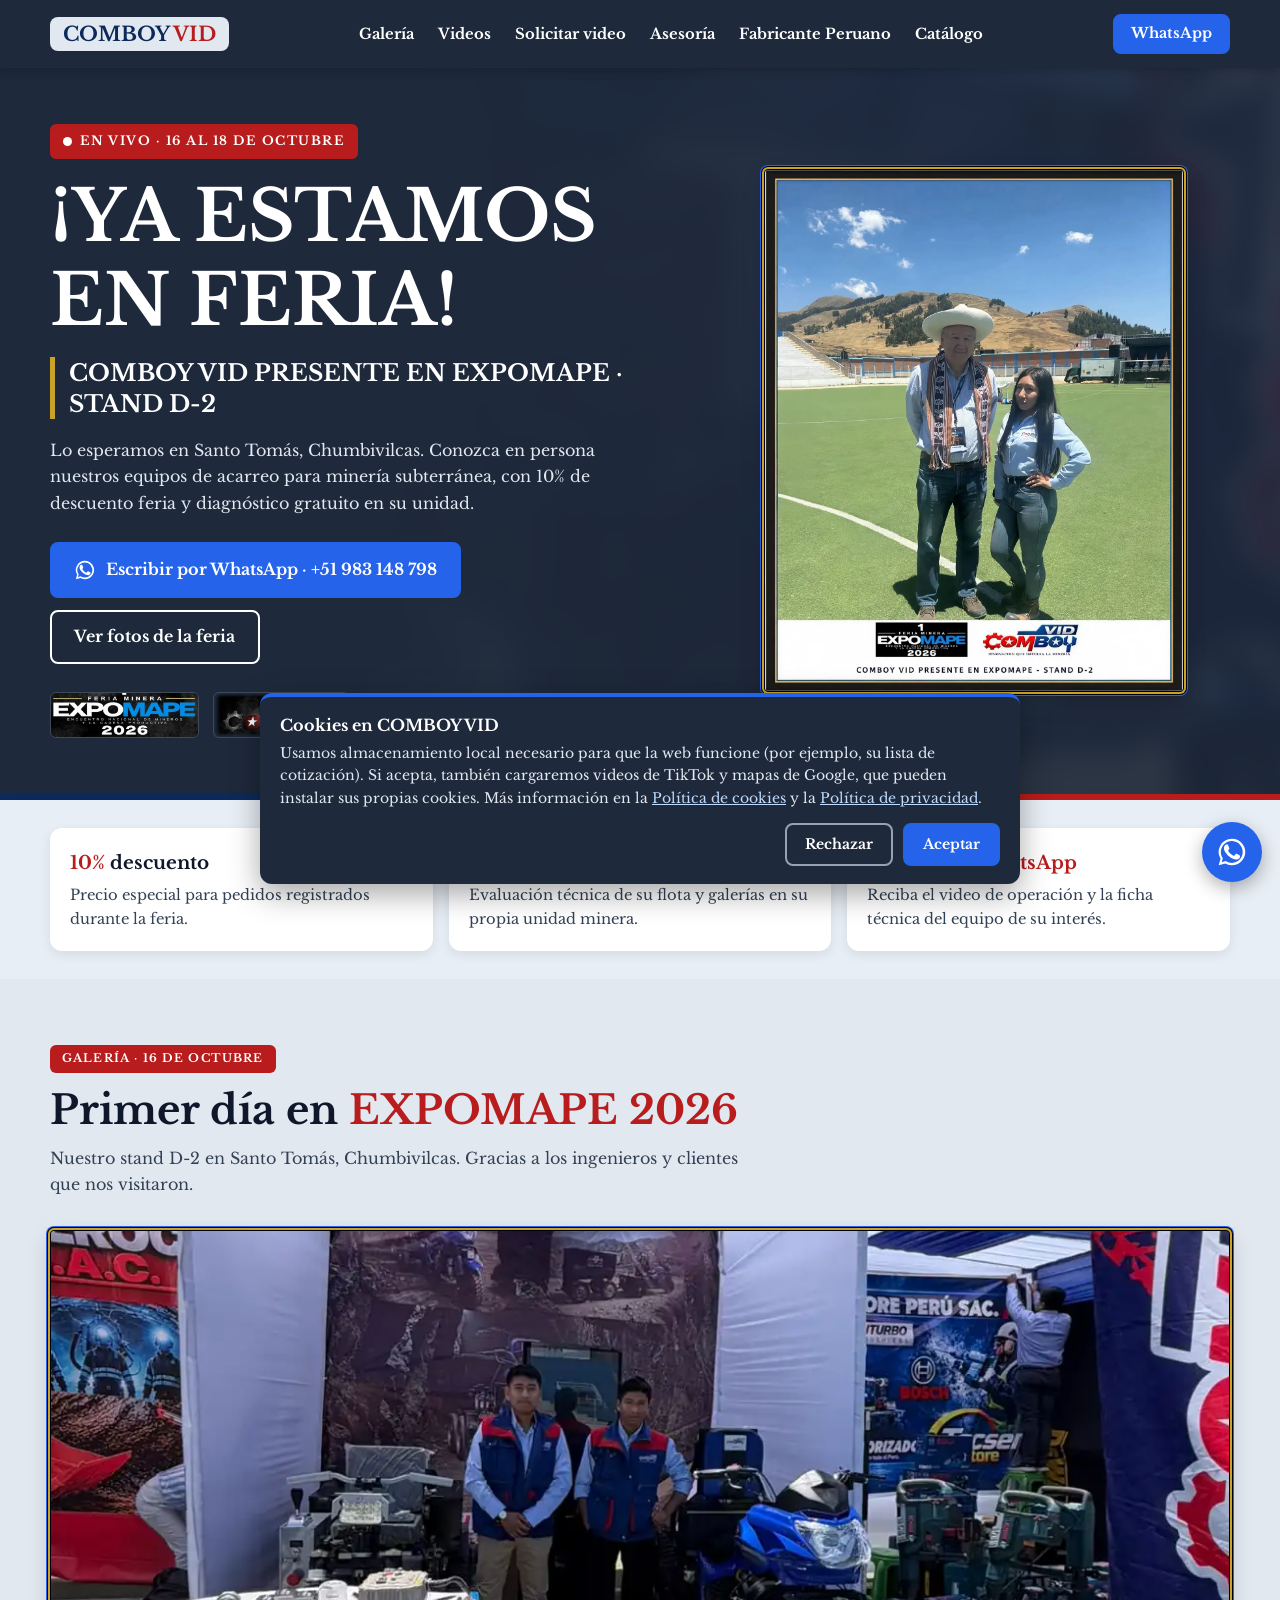
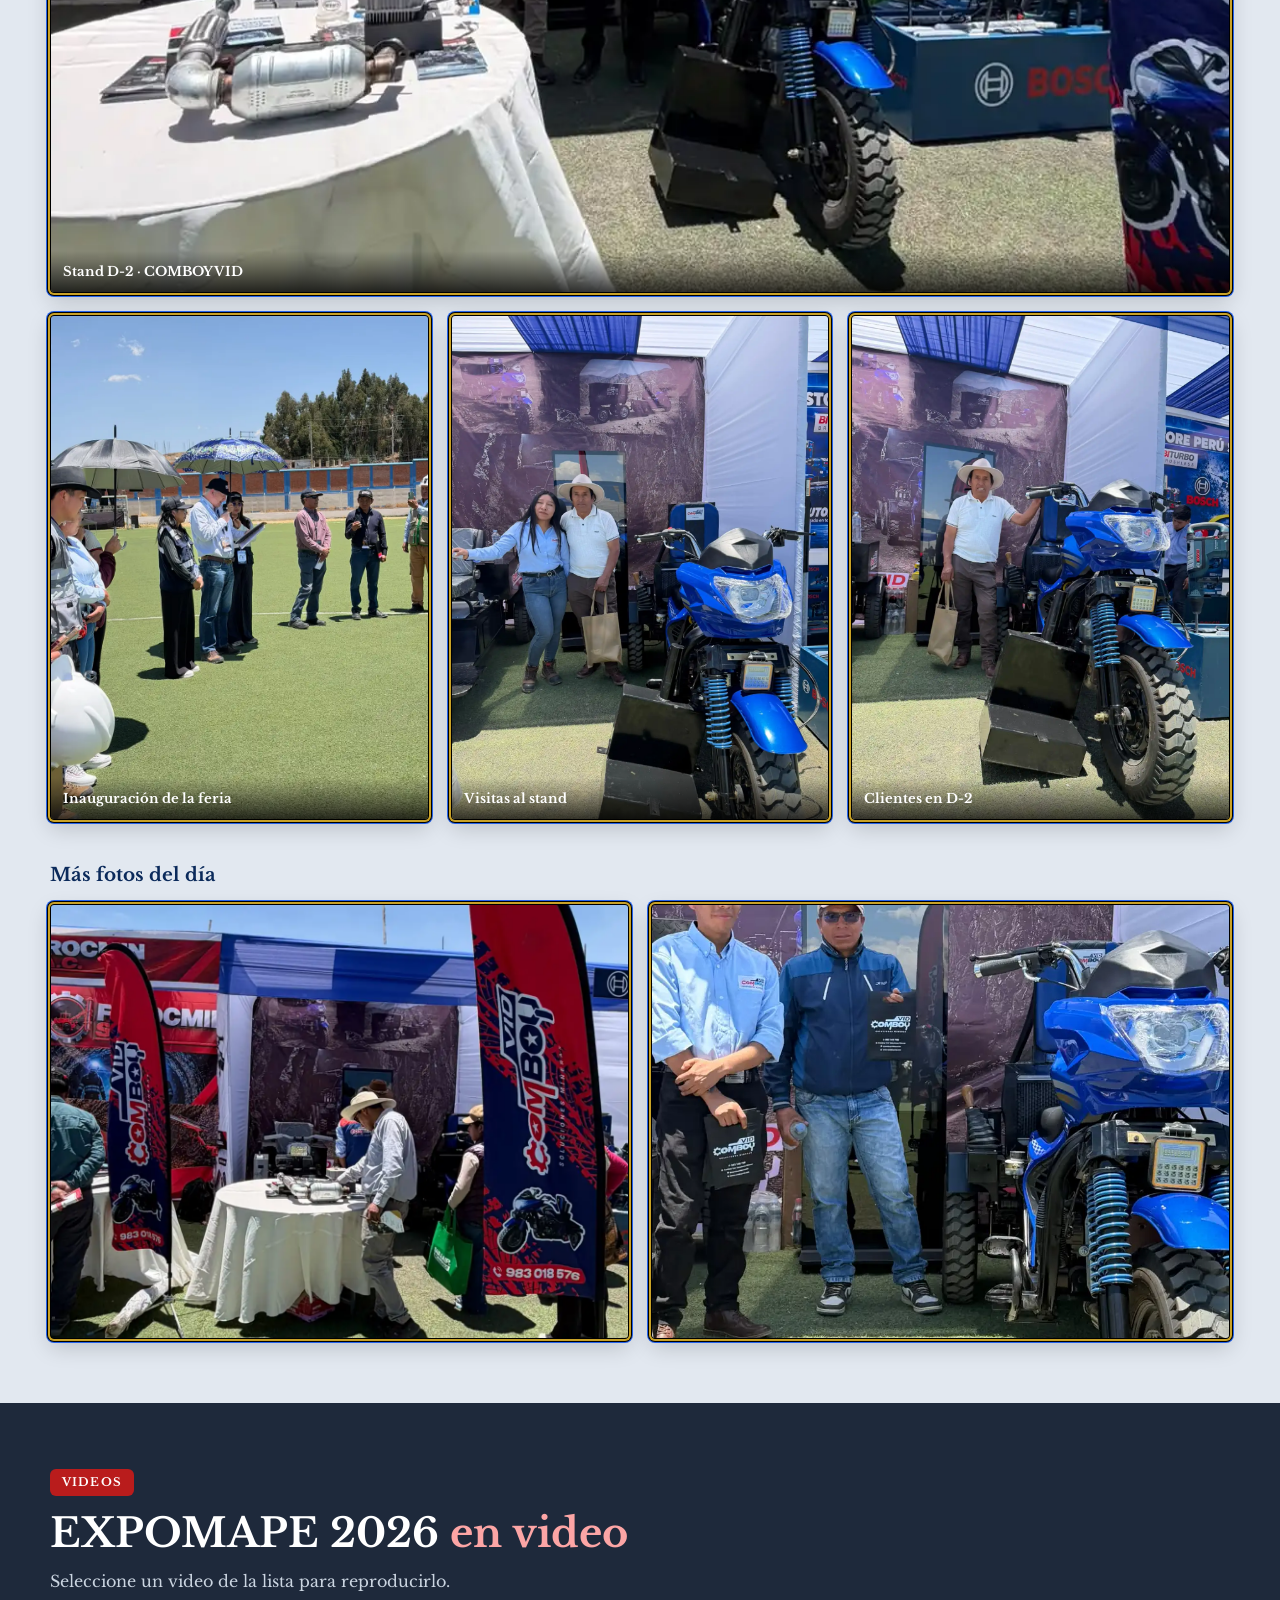
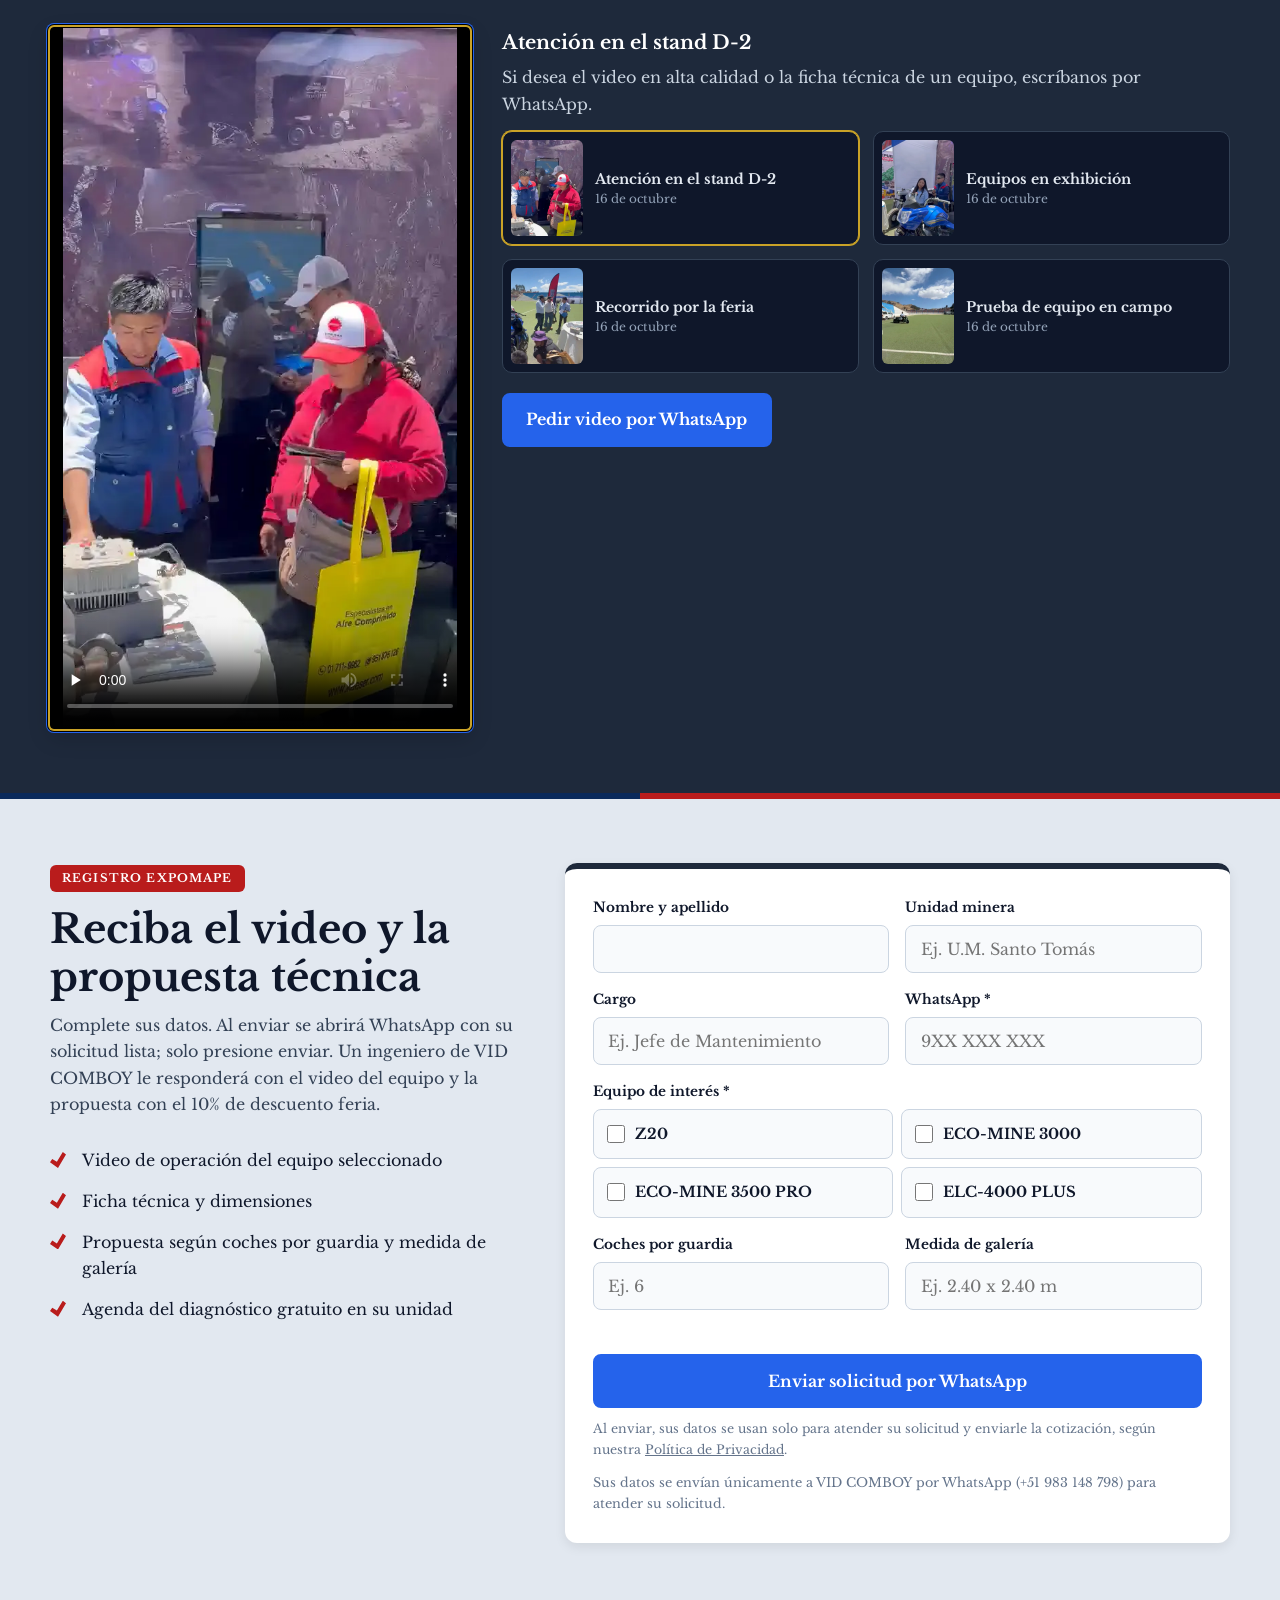
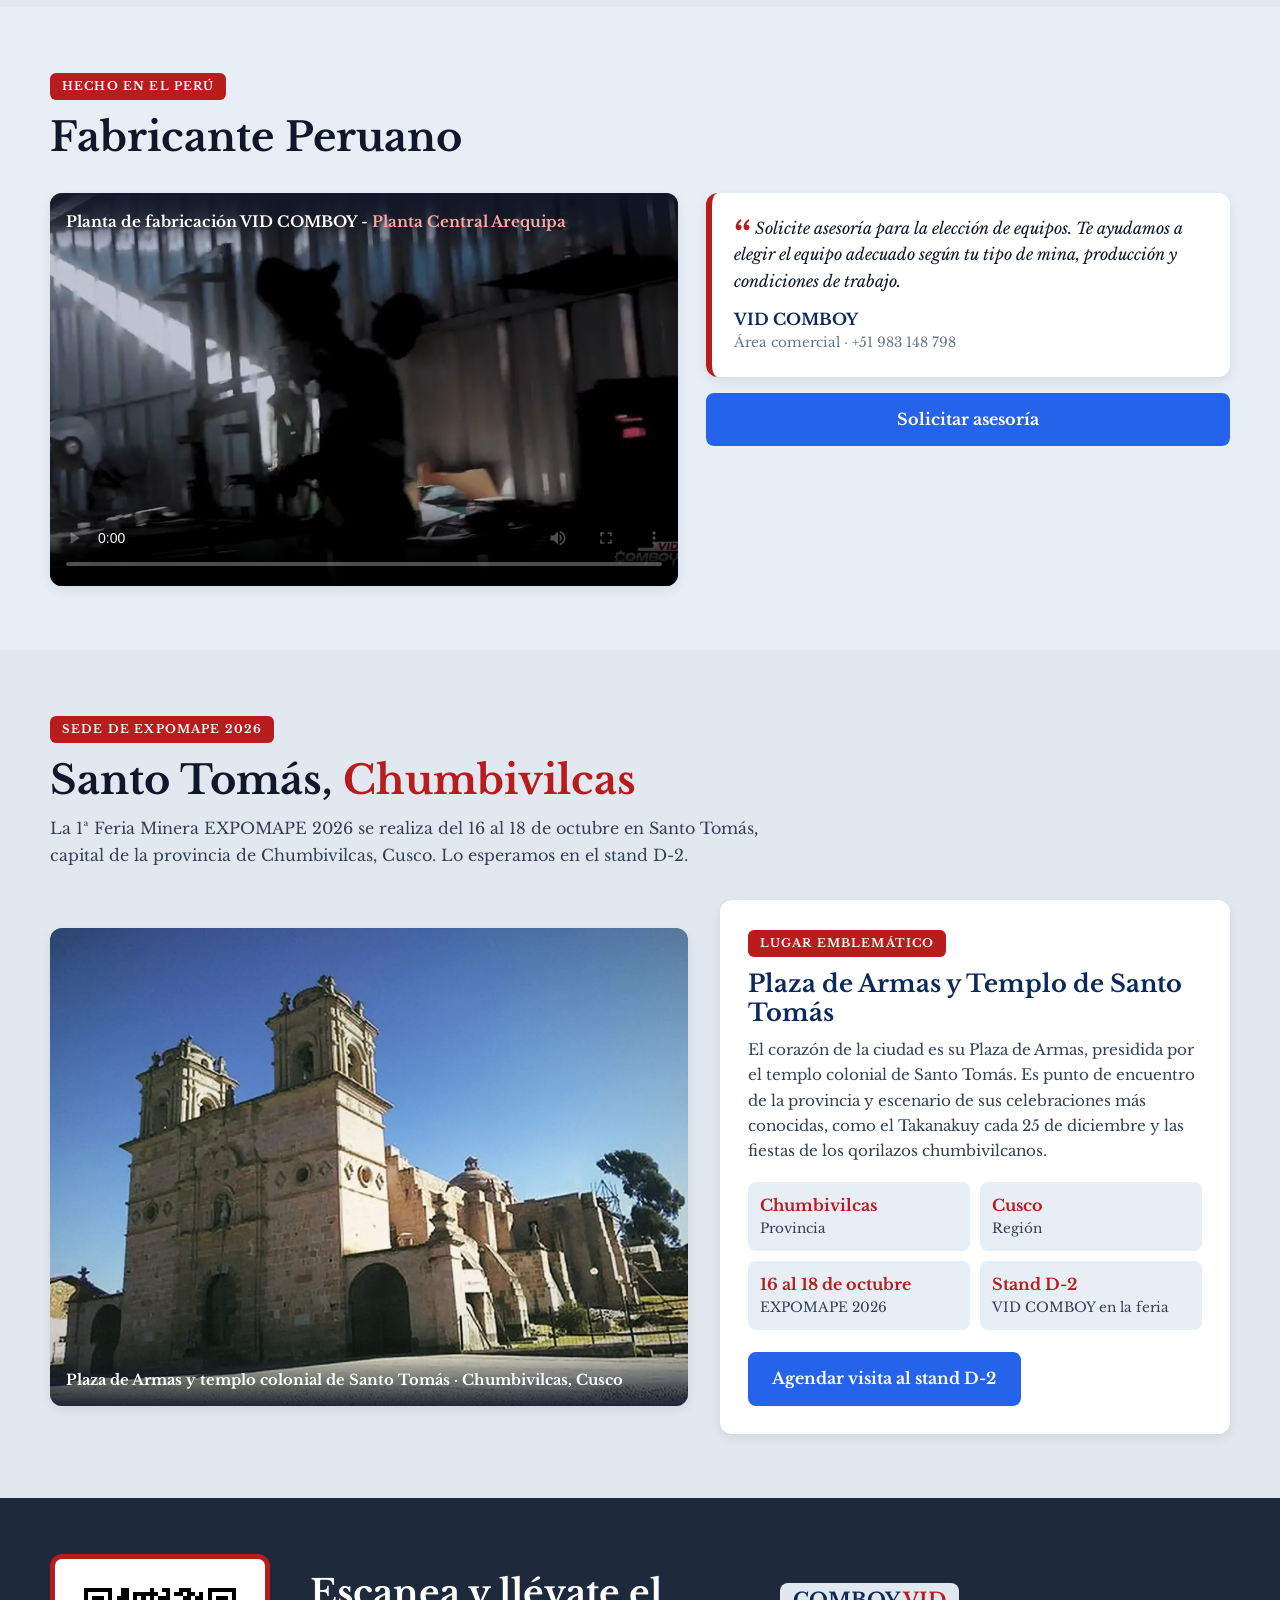
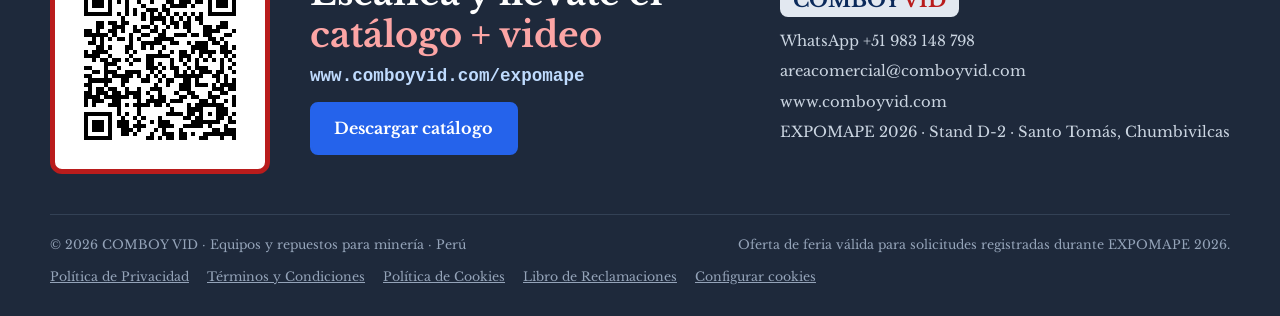
<file: expomape/index.html>
<!DOCTYPE html>
<html lang="es-PE">
<head>
<meta charset="UTF-8">
<meta name="viewport" content="width=device-width, initial-scale=1">
<title>VID COMBOY | Stand D-2 EXPOMAPE 2026 | Equipos de acarreo para minería subterránea</title>
<meta name="description" content="VID COMBOY en EXPOMAPE 2026, stand D-2. 10% de descuento feria y diagnóstico gratuito en su unidad. Coches mineros Z20, ECO-MINE 3000, ECO-MINE 3500 PRO y ELC-4000 PLUS eléctrico.">
<link rel="canonical" href="https://www.comboyvid.com/expomape/">
<meta property="og:title" content="VID COMBOY | Stand D-2 EXPOMAPE 2026">
<meta property="og:description" content="10% Descuento Feria + Diagnóstico Gratuito en su unidad.">
<meta property="og:url" content="https://www.comboyvid.com/expomape/">
<meta property="og:type" content="website">
<meta name="theme-color" content="#1E293B">
<!-- Favicon / ícono que muestra Google en los resultados (archivos en la raíz del sitio) -->
<link rel="icon" href="/favicon.ico" sizes="48x48">
<link rel="icon" href="/favicon.svg" type="image/svg+xml">
<link rel="icon" href="/favicon-192x192.png" type="image/png" sizes="192x192">
<link rel="apple-touch-icon" href="/apple-touch-icon.png">
<link rel="manifest" href="/site.webmanifest">
<link rel="preconnect" href="https://fonts.googleapis.com">
<link rel="preconnect" href="https://fonts.gstatic.com" crossorigin>
<link href="https://fonts.googleapis.com/css2?family=Libre+Baskerville:ital,wght@0,400;0,700;1,400&display=swap" rel="stylesheet">

<style>
  /* Paleta de la web principal comboyvid.com */
  :root{
    --navy:#1E293B; --navy2:#0F172A; --logo:#0B2A5B;
    --plomo:#E2E8F0; --alt:#E8EEF5; --blanco:#FFFFFF;
    --azul:#2563EB; --azul2:#1D4ED8; --rojo:#B91C1C; --rojo2:#991B1B;
    --oro:#C9A227; --tinta:#0F172A; --texto:#334155; --suave:#64748B; --linea:#CBD5E1;
    --sombra:0 4px 12px rgba(0,0,0,.08); --radio:12px;
  }
  *{box-sizing:border-box;margin:0;padding:0}
  html{scroll-behavior:smooth}
  body{font-family:"Libre Baskerville",Georgia,serif;background:var(--plomo);color:var(--texto);line-height:1.65;-webkit-font-smoothing:antialiased}
  h1,h2,h3,.cond{font-family:"Libre Baskerville",Georgia,serif;font-weight:700;color:var(--tinta);line-height:1.2}
  a{color:inherit}
  img{max-width:100%;display:block}
  .wrap{width:min(1180px,100% - 32px);margin-inline:auto}
  .franja{height:6px;background:linear-gradient(90deg,var(--logo) 0 50%,var(--rojo) 50% 100%)}
  .tag{display:inline-block;background:var(--rojo);color:#fff;font:700 .72rem/1 "Libre Baskerville",serif;letter-spacing:.1em;text-transform:uppercase;padding:.5rem .75rem;border-radius:6px}
  .btn{display:inline-flex;align-items:center;justify-content:center;gap:.6rem;font:700 1rem/1.2 "Libre Baskerville",serif;text-decoration:none;padding:.95rem 1.4rem;border:2px solid var(--azul);background:var(--azul);color:#fff;border-radius:8px;cursor:pointer;transition:background .15s,transform .15s;text-align:center}
  .btn:hover{background:var(--azul2);border-color:var(--azul2);transform:translateY(-1px)}
  .btn.out{background:transparent;color:#fff;border-color:#fff}
  .btn.out:hover{background:#fff;color:var(--navy)}
  .btn svg{width:22px;height:22px;flex:none}
  section{padding:64px 0}
  #registro{scroll-margin-top:72px}
  .sec-head{margin-bottom:32px}
  .sec-head h2{font-size:clamp(1.7rem,3.6vw,2.5rem);margin-top:.8rem}
  .sec-head h2 span{color:var(--rojo)}
  .sec-head p{max-width:720px;margin-top:.7rem}
  .card{background:var(--blanco);border-radius:var(--radio);box-shadow:var(--sombra)}
  [hidden]{display:none!important}

  /* ===== Header (igual a la web) ===== */
  .top{position:sticky;top:0;z-index:50;background:var(--navy);box-shadow:0 2px 10px rgba(0,0,0,.2)}
  .top .wrap{display:flex;align-items:center;justify-content:space-between;gap:16px;min-height:68px}
  .logo{background:var(--plomo);border-radius:8px;padding:.45rem .8rem;font:700 1.25rem/1 "Libre Baskerville",serif;text-decoration:none;color:var(--logo);white-space:nowrap}
  .logo b{color:var(--rojo)}
  .top nav{display:flex;gap:24px}
  .top nav a{text-decoration:none;font-weight:700;font-size:.92rem;color:#fff}
  .top nav a:hover{color:#BFDBFE}
  .top .btn{padding:.6rem 1rem;font-size:.9rem}
  @media(max-width:860px){.top nav{display:none}}

  /* ===== Próximamente ===== */
  #proximamente{min-height:100vh;display:flex;flex-direction:column;background:var(--navy)}
  #proximamente .centro{flex:1;display:flex;align-items:center;padding:56px 0;color:#E2E8F0;background:
      linear-gradient(180deg,rgba(15,23,42,.86),rgba(30,41,59,.95)),url("../public/images/portada-expomape-hd.webp") center/cover no-repeat}
  #proximamente .logo{display:inline-block;margin-bottom:1.4rem;font-size:1.5rem}
  #proximamente h1{color:#fff;font-size:clamp(2.2rem,6.5vw,4.4rem);margin:1rem 0 .6rem}
  #proximamente h1 span{color:#FCA5A5}
  #proximamente .lead{font-size:clamp(1rem,2vw,1.15rem);max-width:640px}
  .faltan{margin-top:2rem;font:700 clamp(1.3rem,3.6vw,2rem)/1.2 "Libre Baskerville",serif;color:#fff}
  .count{display:grid;grid-template-columns:repeat(4,minmax(0,120px));gap:12px;margin:1.4rem 0 2rem}
  .count div{background:var(--blanco);border-radius:var(--radio);box-shadow:var(--sombra);border-top:5px solid var(--rojo);padding:14px 6px;text-align:center}
  .count b{display:block;font:700 clamp(1.8rem,5.5vw,2.8rem)/1 "Libre Baskerville",serif;color:var(--logo)}
  .count small{font-size:.7rem;letter-spacing:.1em;text-transform:uppercase;color:var(--suave)}
  .datos-feria{display:flex;flex-wrap:wrap;gap:10px 28px;margin-bottom:2rem;color:#fff}
  .datos-feria span::before{content:"■ ";color:#F87171}

  /* ===== Hero "¡Ya estamos en feria!" ===== */
  .hero{position:relative;padding:0;background:var(--navy);color:#E2E8F0;overflow:hidden}
  .hero .bg{position:absolute;inset:-20px;background:url("img/web/stand2.webp") center/cover no-repeat;filter:blur(14px);opacity:.28}
  .hero .bg::after{content:"";position:absolute;inset:0;background:linear-gradient(100deg,var(--navy) 30%,rgba(30,41,59,.55))}
  .hero .wrap{position:relative;display:grid;grid-template-columns:1.1fr .9fr;gap:40px;align-items:center;padding:56px 0}
  @media(max-width:900px){.hero .wrap{grid-template-columns:1fr;gap:28px;padding:40px 0}}
  .hero .vivo{display:inline-flex;align-items:center;gap:.5rem;background:var(--rojo);color:#fff;font-weight:700;font-size:.78rem;letter-spacing:.12em;text-transform:uppercase;padding:.45rem .8rem;border-radius:6px}
  .hero .vivo::before{content:"";width:9px;height:9px;border-radius:50%;background:#fff;animation:pulso 1.4s infinite}
  @keyframes pulso{0%,100%{opacity:1}50%{opacity:.25}}
  .hero h1{color:#fff;font-size:clamp(2.3rem,6vw,4.4rem);margin:1rem 0 .8rem}
  .hero .sub{font:700 clamp(1.05rem,2.3vw,1.45rem)/1.35 "Libre Baskerville",serif;color:#fff;border-left:5px solid var(--oro);padding-left:14px;max-width:620px}
  .hero p.txt{max-width:600px;margin:1.1rem 0 1.6rem;font-size:1rem}
  .hero .ctas{display:flex;flex-wrap:wrap;gap:12px}
  .logos{display:flex;flex-wrap:wrap;align-items:center;gap:14px;margin-top:28px}
  .logos img{height:46px;width:auto;border-radius:6px;border:1px solid rgba(255,255,255,.15)}
  .logos span{font-size:.75rem;letter-spacing:.1em;text-transform:uppercase;color:#94A3B8}
  .hero-foto{justify-self:center;width:min(420px,100%)}
  .hero-foto img{width:100%;height:auto}
  .beneficios-band{background:var(--alt);padding:28px 0}
  .beneficios{display:grid;grid-template-columns:repeat(3,1fr);gap:16px}
  .beneficios div{background:var(--blanco);color:var(--texto);border-radius:var(--radio);box-shadow:var(--sombra);padding:20px;font-size:.92rem}
  .beneficios b{display:block;font-size:1.15rem;color:var(--tinta);margin-bottom:.3rem}
  .beneficios b em{font-style:normal;color:var(--rojo)}
  @media(max-width:760px){.beneficios{grid-template-columns:1fr}}

  /* ===== Marco formal: borde negro fino + línea dorada + línea azul ===== */
  .marco{position:relative;display:block;background:#000;border:1px solid #000;border-radius:4px;overflow:hidden;
    box-shadow:0 0 0 2px var(--oro),0 0 0 3px #000,0 0 0 4px var(--azul),0 8px 22px rgba(0,0,0,.18)}
  .marco img{display:block;width:100%;height:100%;object-fit:cover;cursor:zoom-in;transition:transform .5s}
  .marco:hover img{transform:scale(1.03)}

  /* ===== Galería 16 de octubre ===== */
  #galeria{background:var(--plomo)}
  .collage{display:grid;grid-template-columns:repeat(3,1fr);gap:22px}
  .collage .grande{grid-column:1/-1;aspect-ratio:16/9}
  .collage .grande img{object-position:center 62%}
  .collage .chica{aspect-ratio:3/4}
  .collage figcaption,.mas figcaption{position:absolute;left:0;right:0;bottom:0;padding:10px 12px;background:linear-gradient(0deg,rgba(0,0,0,.75),transparent);color:#fff;font-size:.82rem;font-weight:700;pointer-events:none}
  @media(max-width:600px){.collage{gap:14px}.collage .grande{aspect-ratio:4/3}.collage .chica figcaption{display:none}}
  .mas-tit{margin:44px 0 18px;font-size:1.15rem;color:var(--logo)}
  .mas{display:grid;grid-template-columns:repeat(2,1fr);gap:22px}
  .mas .marco{aspect-ratio:4/3}
  @media(max-width:600px){.mas{gap:12px}}

  /* ===== Videos ===== */
  #videos{background:var(--navy);color:#CBD5E1}
  #videos .sec-head h2{color:#fff}
  #videos .sec-head h2 span{color:#FCA5A5}
  .player{display:grid;grid-template-columns:minmax(0,420px) 1fr;gap:32px;align-items:start}
  @media(max-width:860px){.player{grid-template-columns:1fr}}
  .player .pantalla{aspect-ratio:9/16;max-height:78vh;margin-inline:auto;width:100%}
  .player video{width:100%;height:100%;object-fit:contain;background:#000;display:block}
  .player .ahora{color:#fff;font-weight:700;font-size:1.2rem;margin-bottom:6px}
  .lista{display:grid;grid-template-columns:repeat(2,1fr);gap:14px;margin-top:14px}
  .lista button{display:grid;grid-template-columns:72px 1fr;gap:12px;align-items:center;text-align:left;background:#0F172A;border:1px solid #334155;border-radius:10px;padding:8px;color:#E2E8F0;font:700 .88rem/1.3 "Libre Baskerville",serif;cursor:pointer}
  .lista button img{width:72px;height:96px;object-fit:cover;border-radius:6px}
  .lista button small{display:block;font-weight:400;color:#94A3B8;font-size:.75rem;margin-top:3px}
  .lista button.activo{border-color:var(--oro);box-shadow:0 0 0 1px var(--oro)}
  .lista button:hover{border-color:var(--azul)}
  @media(max-width:480px){.lista{grid-template-columns:1fr}}

  /* ===== Productos ===== */
  #equipos{background:var(--alt)}
  .prod{display:grid;grid-template-columns:1.15fr 1fr;gap:32px;background:var(--blanco);border-radius:var(--radio);box-shadow:var(--sombra);padding:24px;margin-bottom:28px}
  .prod:nth-child(even){grid-template-columns:1fr 1.15fr}
  .prod:nth-child(even) .media{order:2}
  @media(max-width:900px){.prod,.prod:nth-child(even){grid-template-columns:1fr}.prod:nth-child(even) .media{order:0}}
  .video{position:relative;aspect-ratio:16/9;background:var(--navy2);border-radius:10px;overflow:hidden}
  .video iframe,.video img{position:absolute;inset:0;width:100%;height:100%;object-fit:cover;border:0}
  .video button{position:absolute;inset:0;width:100%;border:0;background:transparent;cursor:pointer}
  .video .play{position:absolute;left:50%;top:50%;transform:translate(-50%,-50%);width:72px;height:50px;border-radius:12px;background:var(--rojo);display:grid;place-items:center}
  .video .play::after{content:"";border-left:20px solid #fff;border-top:12px solid transparent;border-bottom:12px solid transparent;margin-left:5px}
  .ph{position:absolute;inset:0;display:grid;place-items:center;text-align:center;padding:12px;background:repeating-linear-gradient(-45deg,#EEF2F7 0 14px,#E2E8F0 14px 28px);color:var(--suave);font:700 .8rem/1.4 "Libre Baskerville",serif;letter-spacing:.05em;text-transform:uppercase}
  .ph code{display:block;color:var(--azul);font:700 .95rem/1.4 ui-monospace,Consolas,monospace;text-transform:none;letter-spacing:0}
  .fotos{display:grid;grid-template-columns:repeat(3,1fr);gap:8px;margin-top:8px}
  .foto{position:relative;aspect-ratio:4/3;background:var(--plomo);border-radius:8px;overflow:hidden}
  .foto img{width:100%;height:100%;object-fit:cover;cursor:zoom-in}
  .foto .ph,.foto .ph code{font-size:.68rem}
  .info .modelo{font-size:clamp(1.7rem,3.4vw,2.3rem);margin:.7rem 0 .3rem;color:var(--logo)}
  .info .tipo{color:var(--rojo);font-weight:700;font-size:1rem}
  .specs{list-style:none;margin:1.1rem 0;border-top:1px solid var(--linea)}
  .specs li{display:flex;justify-content:space-between;gap:16px;padding:.6rem 0;border-bottom:1px solid var(--linea);font-size:.93rem}
  .specs li span:first-child{color:var(--suave)}
  .specs li span:last-child{color:var(--tinta);font-weight:700;text-align:right}
  .info p{margin-bottom:1.2rem;font-size:.95rem}
  .info .btn{width:100%}

  /* ===== Formulario ===== */
  .form-grid{display:grid;grid-template-columns:1fr 1.4fr;gap:40px;align-items:start}
  @media(max-width:900px){.form-grid{grid-template-columns:1fr}}
  .lista-check{list-style:none;margin-top:1.4rem}
  .lista-check li{padding:.45rem 0 .45rem 2rem;position:relative;color:var(--tinta)}
  .lista-check li::before{content:"";position:absolute;left:0;top:.75rem;width:16px;height:16px;background:var(--rojo);clip-path:polygon(14% 44%,0 65%,50% 100%,100% 16%,80% 0,43% 62%)}
  form{background:var(--blanco);border-radius:var(--radio);box-shadow:var(--sombra);border-top:6px solid var(--navy);padding:28px}
  .row{display:grid;grid-template-columns:1fr 1fr;gap:16px}
  @media(max-width:600px){.row{grid-template-columns:1fr}}
  .campo{margin-bottom:16px}
  label,.lbl{display:block;font-weight:700;font-size:.85rem;color:var(--tinta);margin-bottom:6px}
  input[type=text],input[type=tel],input[type=number],select{width:100%;background:#F8FAFC;border:1px solid var(--linea);color:var(--tinta);font:400 1rem "Libre Baskerville",serif;padding:.8rem .9rem;border-radius:8px}
  input:focus,select:focus{outline:2px solid var(--azul);outline-offset:0;border-color:var(--azul)}
  .checks{display:grid;grid-template-columns:1fr 1fr;gap:8px}
  @media(max-width:600px){.checks{grid-template-columns:1fr}}
  .checks label{display:flex;align-items:center;gap:10px;background:#F8FAFC;border:1px solid var(--linea);border-radius:8px;padding:.75rem .8rem;margin:0;cursor:pointer;font-size:.92rem}
  .checks input{width:18px;height:18px;accent-color:var(--azul)}
  .checks label:has(input:checked){border-color:var(--azul);background:#EFF6FF;color:var(--azul2)}
  .err{color:var(--rojo);font-size:.88rem;margin-top:6px;min-height:1.2em}
  form .btn{width:100%;margin-top:6px}
  .nota{font-size:.8rem;color:var(--suave);margin-top:12px}
  .ok{background:var(--blanco);border-radius:var(--radio);box-shadow:var(--sombra);border-top:6px solid var(--azul);padding:40px 28px;text-align:center}
  .ok .ico{width:64px;height:64px;margin:0 auto 16px;background:var(--azul);clip-path:polygon(14% 44%,0 65%,50% 100%,100% 16%,80% 0,43% 62%)}
  .ok h3{font-size:1.7rem;margin-bottom:.6rem}
  .ok a{color:var(--azul)}

  /* ===== Prueba social ===== */
  #confianza{background:var(--alt)}
  .social{display:grid;grid-template-columns:1.2fr 1fr;gap:28px}
  @media(max-width:900px){.social{grid-template-columns:1fr}}
  .mina{position:relative;aspect-ratio:16/10;border-radius:var(--radio);box-shadow:var(--sombra);overflow:hidden;background:var(--plomo)}
  .mina img{width:100%;height:100%;object-fit:cover}
  .mina video{position:absolute;inset:0;width:100%;height:100%;object-fit:cover;display:block}
  .mina figcaption{position:absolute;left:0;bottom:0;right:0;padding:16px;background:linear-gradient(0deg,rgba(15,23,42,.92),transparent);color:#fff;font-weight:700;font-size:.95rem}
  .mina figcaption span{color:#FCA5A5}
  /* con video: el pie va arriba para no tapar los controles (play, volumen) */
  .mina.con-video figcaption{top:0;bottom:auto;background:linear-gradient(180deg,rgba(15,23,42,.92),transparent);pointer-events:none}
  .testis{display:grid;gap:16px;align-content:start}
  blockquote{background:var(--blanco);border-radius:var(--radio);box-shadow:var(--sombra);border-left:6px solid var(--rojo);padding:22px}
  blockquote p{color:var(--tinta);font-size:1rem;font-style:italic}
  blockquote p::before{content:"“";color:var(--rojo);font:700 2.4rem/0 "Libre Baskerville",serif;vertical-align:-.45em;margin-right:4px}
  blockquote footer{margin-top:12px;font-weight:700;color:var(--logo)}
  blockquote footer small{display:block;color:var(--suave);font-weight:400;font-size:.85rem}

  /* ===== Santo Tomás, Chumbivilcas ===== */
  #santo-tomas{background:var(--plomo)}
  .st-grid{display:grid;grid-template-columns:1.25fr 1fr;gap:32px;align-items:center}
  .st-grid.solo{grid-template-columns:1fr}
  @media(max-width:900px){.st-grid{grid-template-columns:1fr}}
  .st-img{position:relative;aspect-ratio:4/3;border-radius:var(--radio);box-shadow:var(--sombra);overflow:hidden;background:#BFD3EA}
  .st-img img{position:absolute;inset:0;width:100%;height:100%;object-fit:cover}
  .st-img figcaption{position:absolute;left:0;right:0;bottom:0;padding:14px 16px;background:linear-gradient(0deg,rgba(15,23,42,.9),transparent);color:#fff;font-weight:700;font-size:.92rem}
  .st-txt{padding:28px}
  .st-txt h3{font-size:1.5rem;color:var(--logo);margin:.8rem 0 .6rem}
  .st-txt p{font-size:.95rem;margin-bottom:1rem}
  .st-datos{list-style:none;display:grid;grid-template-columns:1fr 1fr;gap:10px;margin:1.2rem 0 1.4rem}
  .st-datos li{background:var(--alt);border-radius:8px;padding:10px 12px;font-size:.85rem}
  .st-datos b{display:block;color:var(--rojo);font-size:1rem}

  /* ===== Footer QR ===== */
  footer.pie{background:var(--navy);color:#CBD5E1;padding:56px 0 28px}
  .pie-grid{display:grid;grid-template-columns:auto 1fr auto;gap:40px;align-items:center}
  @media(max-width:860px){.pie-grid{grid-template-columns:1fr;text-align:center}.pie-grid .qr{margin-inline:auto}}
  .qr{background:#fff;padding:12px;border-radius:var(--radio);border:5px solid var(--rojo);width:220px}
  .qr img{width:100%;height:auto;image-rendering:pixelated}
  .pie h2{color:#fff;font-size:clamp(1.5rem,3.4vw,2.2rem)}
  .pie h2 span{color:#FCA5A5}
  .pie .url{font:700 1.1rem ui-monospace,Consolas,monospace;color:#BFDBFE;margin:.6rem 0 1rem;word-break:break-all}
  .pie .contacto{display:grid;gap:6px;font-size:.92rem}
  .pie .contacto a{text-decoration:none}
  .pie .contacto a:hover{color:#fff}
  .pie .contacto .logo{justify-self:start;margin-bottom:6px}
  @media(max-width:860px){.pie .contacto .logo{justify-self:center}}
  .legal{border-top:1px solid #334155;margin-top:40px;padding-top:20px;display:flex;flex-wrap:wrap;justify-content:space-between;gap:10px;font-size:.78rem;color:#94A3B8}

  /* ===== WhatsApp flotante (azul, igual a la web) ===== */
  .wa-float{position:fixed;right:18px;bottom:18px;z-index:60;width:60px;height:60px;border-radius:50%;background:var(--azul);display:grid;place-items:center;box-shadow:0 6px 18px rgba(0,0,0,.3)}
  .wa-float svg{width:32px;height:32px}

  
/* ===== Visor de fotos ===== */
  .visor{position:fixed;inset:0;z-index:80;background:rgba(15,23,42,.92);display:grid;place-items:center;padding:16px;cursor:zoom-out}
  .visor img{max-height:90vh;max-width:min(1200px,100%);object-fit:contain;border-radius:8px}
</style>
</head>
<body>

<!-- =====================================================================
     ✏️ ZONA DE EDICIÓN: pegue aquí sus links de YouTube y rutas de fotos.
     - Videos: pegue el link completo de YouTube (https://youtu.be/XXXX o
       https://www.youtube.com/watch?v=XXXX) o solo el ID.
     - Fotos: suba las imágenes a la carpeta /expomape/img/ del hosting y
       escriba aquí el nombre, por ejemplo "img/z20-1.jpg".
       Recomendado: JPG o WEBP de 1200 px de ancho y menos de 150 KB.
     - Si un campo queda vacío "", la página muestra un recuadro rayado con
       el nombre del placeholder, para que sepa qué falta.
     ===================================================================== -->
<script>
const CONFIG = {
  WHATSAPP: "51983148798",
  FECHA_ACTIVACION: "2026-10-16T10:00:00-05:00",   // 16 oct 2026, 10:00 am hora Perú (inicio de la feria)

  VIDEO_Z20:            "",   // ✏️ link YouTube del Z20
  FOTO_Z20_1:           "img/web/cochemin.webp",   // coche minero (foto subida a img/)
  FOTO_Z20_2:           "",
  FOTO_Z20_3:           "",

  VIDEO_ECOMINE3000:    "",   // ✏️ link YouTube del ECO-MINE 3000
  FOTO_ECOMINE3000_1:   "",
  FOTO_ECOMINE3000_2:   "",
  FOTO_ECOMINE3000_3:   "",

  VIDEO_ECOMINE3500:    "",   // ✏️ link YouTube del ECO-MINE 3500 PRO
  FOTO_ECOMINE3500_1:   "../public/images/remolcador-cv-3500-7tn-ruda.jpg",  // foto actual del CV-3500 7TN de la web; cámbiela si no corresponde
  FOTO_ECOMINE3500_2:   "",
  FOTO_ECOMINE3500_3:   "",

  VIDEO_ELC4000:        "",   // ✏️ link YouTube del ELC-4000 PLUS
  FOTO_ELC4000_1:       "",
  FOTO_ELC4000_2:       "",
  FOTO_ELC4000_3:       "",

  VIDEO_PLANTA:         "img/web/planta-fabricacion-sonido.mp4",   // ✏️ video de la planta de fabricación, Planta Central Arequipa (MP4 con sonido y controles), ej. "img/web/planta-fabricacion.mp4"
  FOTO_PLAZA_SANTO_TOMAS: "img/plaza-santo-tomas.webp?v=2", // ✏️ foto real de la Plaza de Armas / templo de Santo Tomás, ej. "img/plaza-santo-tomas.jpg". Vacío = la sección se muestra solo con texto
  CATALOGO_PDF:         "",   // ✏️ opcional: "img/catalogo-vid-comboy.pdf". Vacío = se pide por WhatsApp

  // ✏️ TESTIMONIOS: reemplace el texto y los datos por testimonios REALES de sus clientes
  //    y cambie publicar:false por publicar:true. Con false no se muestran en la página.
  TESTIMONIOS: [
    { publicar:false,
      texto:"El coche Z20 trabaja dos guardias diarias en nuestras galerías sin fisuras en la soldadura. El soporte técnico respondió el mismo día.",
      nombre:"Ing. NOMBRE APELLIDO", cargo:"Jefe de Mantenimiento", empresa:"Unidad Minera NOMBRE" },
    { publicar:false,
      texto:"Con el ECO-MINE 3500 PRO redujimos los tiempos de acarreo en galerías estrechas. El filtro de agua nos permite operar en frentes húmedos sin paradas.",
      nombre:"Ing. NOMBRE APELLIDO", cargo:"Superintendente de Operaciones", empresa:"Unidad Minera NOMBRE" }
  ]
};
</script>

<!-- ============================ PRÓXIMAMENTE ============================ -->
<div id="proximamente">
  <div class="franja"></div>
  <div class="centro">
    <div class="wrap">
      <a class="logo" href="../">COMBOY <b>VID</b></a><br>
      <span class="tag">EXPOMAPE 2026 · Stand D-2</span>
      <h1>Próximamente<br><span>Stand D-2 EXPOMAPE</span></h1>
      <p class="lead">VID COMBOY presentará sus equipos de acarreo para minería subterránea. Esta página se activa el 16 de octubre de 2026 con videos, fichas técnicas y beneficios exclusivos de feria.</p>
      <div class="faltan" id="faltanTxt">Faltan 3 días · Nos vemos en D-2</div>
      <div class="count" aria-live="polite">
        <div><b id="cd-d">00</b><small>Días</small></div>
        <div><b id="cd-h">00</b><small>Horas</small></div>
        <div><b id="cd-m">00</b><small>Min</small></div>
        <div><b id="cd-s">00</b><small>Seg</small></div>
      </div>
      <div class="datos-feria">
        <span>16 al 18 de octubre</span>
        <span>Santo Tomás, Chumbivilcas</span>
        <span>Stand D-2</span>
        <span>10% descuento feria</span>
        <span>Diagnóstico gratuito en su unidad</span>
      </div>
      <a class="btn" data-wa="Buenos días, VID COMBOY. Deseo agendar una reunión en su stand D-2 de EXPOMAPE 2026." href="#">
        <svg viewBox="0 0 24 24" fill="currentColor" aria-hidden="true"><path d="M17.5 14.4c-.3-.1-1.8-.9-2-1-.3-.1-.5-.1-.7.1-.2.3-.8 1-.9 1.2-.2.2-.3.2-.6.1-.3-.1-1.3-.5-2.4-1.5-.9-.8-1.5-1.8-1.7-2.1-.2-.3 0-.5.1-.6l.4-.5c.2-.2.2-.3.3-.5.1-.2 0-.4 0-.5l-.9-2.2c-.2-.6-.5-.5-.7-.5h-.6c-.2 0-.5.1-.8.4-.3.3-1 1-1 2.5s1.1 2.9 1.2 3.1c.1.2 2.1 3.2 5.1 4.5.7.3 1.3.5 1.7.6.7.2 1.4.2 1.9.1.6-.1 1.8-.7 2-1.4.2-.7.2-1.3.2-1.4-.1-.2-.3-.3-.6-.4zM12 2a10 10 0 0 0-8.6 15.1L2 22l5-1.3A10 10 0 1 0 12 2zm0 18.2c-1.6 0-3.1-.4-4.4-1.2l-.3-.2-3 .8.8-2.9-.2-.3A8.2 8.2 0 1 1 12 20.2z"/></svg>
        Agendar reunión en el stand
      </a>
    </div>
  </div>
  <div class="franja"></div>
</div>

<!-- ============================ CONTENIDO (desde el 16/10) ============================ -->
<div id="contenido" hidden>

<header class="top">
  <div class="wrap">
    <a class="logo" href="../">COMBOY <b>VID</b></a>
    <nav>
      <a href="#galeria">Galería</a>
      <a href="#videos">Videos</a>
      <!-- <a href="#equipos">Equipos</a>  (oculto junto con la sección de equipos) -->
      <a href="#registro">Solicitar video</a>
      <a href="#testimonios">Asesoría</a>
      <a href="#confianza">Fabricante Peruano</a>
      <a href="#qr">Catálogo</a>
    </nav>
    <a class="btn" data-wa="Buenos días, VID COMBOY. Le escribo desde EXPOMAPE 2026 (stand D-2)." href="#">WhatsApp</a>
  </div>
</header>

<!-- 1. HERO: ¡YA ESTAMOS EN FERIA! -->
<section class="hero" id="inicio">
  <div class="bg" aria-hidden="true"></div>
  <div class="wrap">
    <div>
      <span class="vivo">En vivo · 16 al 18 de octubre</span>
      <h1>¡YA ESTAMOS EN FERIA!</h1>
      <div class="sub">COMBOY VID PRESENTE EN EXPOMAPE · STAND D-2</div>
      <p class="txt">Lo esperamos en Santo Tomás, Chumbivilcas. Conozca en persona nuestros equipos de acarreo para minería subterránea, con 10% de descuento feria y diagnóstico gratuito en su unidad.</p>
      <div class="ctas">
        <a class="btn" data-wa="Buenos días, COMBOY VID. Estoy en EXPOMAPE 2026 y deseo visitar su stand D-2 / recibir información de sus equipos." href="#">
          <svg viewBox="0 0 24 24" fill="currentColor" aria-hidden="true"><path d="M17.5 14.4c-.3-.1-1.8-.9-2-1-.3-.1-.5-.1-.7.1-.2.3-.8 1-.9 1.2-.2.2-.3.2-.6.1-.3-.1-1.3-.5-2.4-1.5-.9-.8-1.5-1.8-1.7-2.1-.2-.3 0-.5.1-.6l.4-.5c.2-.2.2-.3.3-.5.1-.2 0-.4 0-.5l-.9-2.2c-.2-.6-.5-.5-.7-.5h-.6c-.2 0-.5.1-.8.4-.3.3-1 1-1 2.5s1.1 2.9 1.2 3.1c.1.2 2.1 3.2 5.1 4.5.7.3 1.3.5 1.7.6.7.2 1.4.2 1.9.1.6-.1 1.8-.7 2-1.4.2-.7.2-1.3.2-1.4-.1-.2-.3-.3-.6-.4zM12 2a10 10 0 0 0-8.6 15.1L2 22l5-1.3A10 10 0 1 0 12 2zm0 18.2c-1.6 0-3.1-.4-4.4-1.2l-.3-.2-3 .8.8-2.9-.2-.3A8.2 8.2 0 1 1 12 20.2z"/></svg>
          Escribir por WhatsApp · +51 983 148 798
        </a>
        <a class="btn out" href="#galeria">Ver fotos de la feria</a>
      </div>
      <div class="logos">
        <img src="img/web/logo-expomape-2026.webp" width="500" height="150" alt="EXPOMAPE 2026, Feria Minera">
        <img src="img/web/logo-comboy-vid.webp" width="440" height="144" alt="COMBOY VID">
      </div>
    </div>
    <figure class="hero-foto">
      <span class="marco"><img src="img/web/principal.webp" width="1283" height="1600" fetchpriority="high" alt="Equipo COMBOY VID en EXPOMAPE 2026, stand D-2"></span>
    </figure>
  </div>
</section>
<div class="franja"></div>
<div class="beneficios-band">
  <div class="wrap beneficios">
    <div><b><em>10%</em> descuento</b>Precio especial para pedidos registrados durante la feria.</div>
    <div><b>Diagnóstico <em>gratuito</em></b>Evaluación técnica de su flota y galerías en su propia unidad minera.</div>
    <div><b>Video <em>a su WhatsApp</em></b>Reciba el video de operación y la ficha técnica del equipo de su interés.</div>
  </div>
</div>

<!-- 1b. GALERÍA DEL 16 DE OCTUBRE (collage: 1 grande + 3 pequeñas) -->
<section id="galeria">
  <div class="wrap">
    <div class="sec-head">
      <span class="tag">Galería · 16 de octubre</span>
      <h2>Primer día en <span>EXPOMAPE 2026</span></h2>
      <p>Nuestro stand D-2 en Santo Tomás, Chumbivilcas. Gracias a los ingenieros y clientes que nos visitaron.</p>
    </div>
    <div class="collage">
      <figure class="marco grande"><img src="img/web/stand2.webp" width="1200" height="1600" loading="lazy" alt="Stand D-2 de COMBOY VID en EXPOMAPE 2026"><figcaption>Stand D-2 · COMBOY VID</figcaption></figure>
      <figure class="marco chica"><img src="img/web/general1.webp" width="900" height="1200" loading="lazy" alt="Inauguración de EXPOMAPE 2026"><figcaption>Inauguración de la feria</figcaption></figure>
      <figure class="marco chica"><img src="img/web/cliente2.webp" width="1200" height="1600" loading="lazy" alt="Visitantes junto al remolcador COMBOY VID"><figcaption>Visitas al stand</figcaption></figure>
      <figure class="marco chica"><img src="img/web/cliente3.webp" width="1200" height="1600" loading="lazy" alt="Cliente junto al remolcador COMBOY VID"><figcaption>Clientes en D-2</figcaption></figure>
    </div>
    <h3 class="mas-tit">Más fotos del día</h3>
    <div class="mas">
      <figure class="marco"><img src="img/web/stand3.webp" width="1200" height="1600" loading="lazy" alt="Atención técnica en el stand D-2"></figure>
      <figure class="marco"><img src="img/web/cliente1.webp" width="900" height="1200" loading="lazy" alt="Equipo COMBOY VID con visitantes"></figure>
    </div>
  </div>
</section>

<!-- 1c. VIDEOS (archivos en img/web/, versión liviana 720p) -->
<section id="videos">
  <div class="wrap">
    <div class="sec-head">
      <span class="tag">Videos</span>
      <h2>EXPOMAPE 2026 <span>en video</span></h2>
      <p>Seleccione un video de la lista para reproducirlo.</p>
    </div>
    <div class="player">
      <div class="marco pantalla"><video id="vidPrincipal" controls playsinline preload="none" poster="img/web/video1-poster.webp"><source src="img/web/video1.mp4" type="video/mp4">Su navegador no reproduce video.</video></div>
      <div>
        <div class="ahora" id="vidTitulo">Atención en el stand D-2</div>
        <p>Si desea el video en alta calidad o la ficha técnica de un equipo, escríbanos por WhatsApp.</p>
        <div class="lista" id="vidLista"></div>
        <a class="btn" style="margin-top:20px" data-wa="Buenos días, COMBOY VID. Vi sus videos de EXPOMAPE 2026 y deseo más información." href="#">Pedir video por WhatsApp</a>
      </div>
    </div>
  </div>
</section>
<div class="franja"></div>

<!-- SECCIÓN TODOS LOS EQUIPOS OCULTA TEMPORALMENTE - QUITAR COMENTARIO CUANDO SE SUBAN LAS FOTOS/VIDEOS -->
<!-- Para volver a mostrarla: borre style="display:none;" de la línea de abajo y quite el comentario del enlace "Equipos" del menú. -->
<!-- 2. PRODUCTOS (se generan desde la lista PRODUCTOS del script) -->
<section id="equipos" style="display:none;">
  <div class="wrap">
    <div class="sec-head">
      <span class="tag">Equipos en exhibición</span>
      <h2>Cuatro soluciones de acarreo para mina subterránea</h2>
      <p>Seleccione el equipo y solicite el video de operación. Le respondemos por WhatsApp con la ficha técnica y la cotización con el descuento de feria.</p>
    </div>
    <div id="listaProductos"></div>
  </div>
</section>

<!-- 3. FORMULARIO -->
<!-- Ancla del QR del stand: https://comboyvid.com/expomape/#registro -->
<section id="registro">
  <div class="wrap form-grid">
    <div class="sec-head">
      <span class="tag">Registro EXPOMAPE</span>
      <h2>Reciba el video y la propuesta técnica</h2>
      <p>Complete sus datos. Al enviar se abrirá WhatsApp con su solicitud lista; solo presione enviar. Un ingeniero de VID COMBOY le responderá con el video del equipo y la propuesta con el 10% de descuento feria.</p>
      <ul class="lista-check">
        <li>Video de operación del equipo seleccionado</li>
        <li>Ficha técnica y dimensiones</li>
        <li>Propuesta según coches por guardia y medida de galería</li>
        <li>Agenda del diagnóstico gratuito en su unidad</li>
      </ul>
    </div>

    <div>
      <form id="leadForm" novalidate>
        <div class="row">
          <div class="campo">
            <label for="f-nombre">Nombre y apellido</label>
            <input type="text" id="f-nombre" name="nombre" autocomplete="name">
          </div>
          <div class="campo">
            <label for="f-unidad">Unidad minera</label>
            <input type="text" id="f-unidad" name="unidad" placeholder="Ej. U.M. Santo Tomás">
          </div>
        </div>
        <div class="row">
          <div class="campo">
            <label for="f-cargo">Cargo</label>
            <input type="text" id="f-cargo" name="cargo" placeholder="Ej. Jefe de Mantenimiento" autocomplete="organization-title">
          </div>
          <div class="campo">
            <label for="f-wa">WhatsApp *</label>
            <input type="tel" id="f-wa" name="whatsapp" placeholder="9XX XXX XXX" autocomplete="tel" inputmode="tel" required>
          </div>
        </div>
        <div class="campo">
          <span class="lbl">Equipo de interés *</span>
          <div class="checks" id="checksEquipos"></div>
        </div>
        <div class="row">
          <div class="campo">
            <label for="f-coches">Coches por guardia</label>
            <input type="number" id="f-coches" name="coches" min="1" max="999" placeholder="Ej. 6">
          </div>
          <div class="campo">
            <label for="f-galeria">Medida de galería</label>
            <input type="text" id="f-galeria" name="galeria" placeholder="Ej. 2.40 x 2.40 m">
          </div>
        </div>
        <div class="err" id="formErr" role="alert"></div>
        <button type="submit" class="btn">Enviar solicitud por WhatsApp</button>
        <p class="aviso-datos" style="font-size:.78rem;color:var(--suave);margin-top:.7rem">Al enviar, sus datos se usan solo para atender su solicitud y enviarle la cotización, según nuestra <a href="../politica-de-privacidad/" target="_blank" rel="noopener">Política de Privacidad</a>.</p>
        <p class="nota">Sus datos se envían únicamente a VID COMBOY por WhatsApp (+51 983 148 798) para atender su solicitud.</p>
      </form>

      <div class="ok" id="formOk" hidden>
        <div class="ico" aria-hidden="true"></div>
        <h3>Solicitud registrada</h3>
        <p>Gracias Ingeniero, en breve le enviamos el video a su WhatsApp.</p>
        <p class="nota">Si WhatsApp no se abrió, <a href="#" id="waRetry">presione aquí</a>.</p>
      </div>
    </div>
  </div>
</section>

<!-- 4. PRUEBA SOCIAL -->
<section id="confianza">
  <div class="wrap">
    <div class="sec-head">
      <span class="tag">Hecho en el Perú</span>
      <h2>Fabricante Peruano</h2>
    </div>
    <div class="social">
      <figure class="mina" id="fotoMina">
        <figcaption>Planta de fabricación VID COMBOY - <span>Planta Central Arequipa</span></figcaption>
      </figure>
      <div class="testis" id="testimonios"></div>
    </div>
  </div>
</section>


<!-- 4b. SANTO TOMÁS, CHUMBIVILCAS (sede de la feria) -->
<section id="santo-tomas">
  <div class="wrap">
    <div class="sec-head">
      <span class="tag">Sede de EXPOMAPE 2026</span>
      <h2>Santo Tomás, <span>Chumbivilcas</span></h2>
      <p>La 1ª Feria Minera EXPOMAPE 2026 se realiza del 16 al 18 de octubre en Santo Tomás, capital de la provincia de Chumbivilcas, Cusco. Lo esperamos en el stand D-2.</p>
    </div>
    <div class="st-grid">
      <figure class="st-img" id="fotoPlaza">
        <figcaption>Plaza de Armas y templo colonial de Santo Tomás · Chumbivilcas, Cusco</figcaption>
      </figure>
      <div class="card st-txt">
        <span class="tag">Lugar emblemático</span>
        <h3>Plaza de Armas y Templo de Santo Tomás</h3>
        <p>El corazón de la ciudad es su Plaza de Armas, presidida por el templo colonial de Santo Tomás. Es punto de encuentro de la provincia y escenario de sus celebraciones más conocidas, como el Takanakuy cada 25 de diciembre y las fiestas de los qorilazos chumbivilcanos.</p>
        <ul class="st-datos">
          <li><b>Chumbivilcas</b>Provincia</li>
          <li><b>Cusco</b>Región</li>
          <li><b>16 al 18 de octubre</b>EXPOMAPE 2026</li>
          <li><b>Stand D-2</b>VID COMBOY en la feria</li>
        </ul>
        <a class="btn" data-wa="Buenos días, COMBOY VID. Estaré en EXPOMAPE 2026 en Santo Tomás y deseo agendar una visita a su stand D-2." href="#">Agendar visita al stand D-2</a>
      </div>
    </div>
  </div>
</section>

<!-- 5. FOOTER CON QR -->
<footer class="pie" id="qr">
  <div class="wrap">
    <div class="pie-grid">
      <div class="qr"><img src="qr-expomape.png" width="600" height="600" alt="Código QR a www.comboyvid.com/expomape"></div>
      <div>
        <h2>Escanea y llévate el <span>catálogo + video</span></h2>
        <div class="url">www.comboyvid.com/expomape</div>
        <a class="btn" id="btnCatalogo" href="#">Descargar catálogo</a>
      </div>
      <div class="contacto">
        <a class="logo" href="../">COMBOY <b>VID</b></a>
        <a data-wa="Buenos días, VID COMBOY. Le escribo desde su página de EXPOMAPE 2026." href="#">WhatsApp +51 983 148 798</a>
        <a href="mailto:areacomercial@comboyvid.com">areacomercial@comboyvid.com</a>
        <a href="../">www.comboyvid.com</a>
        <span>EXPOMAPE 2026 · Stand D-2 · Santo Tomás, Chumbivilcas</span>
      </div>
    </div>
    <div class="legal">
      <span>© 2026 COMBOY VID · Equipos y repuestos para minería · Perú</span>
      <span>Oferta de feria válida para solicitudes registradas durante EXPOMAPE 2026.</span>
    </div>
    <div class="legal" style="margin-top:12px;border-top:0;padding-top:0;justify-content:flex-start;gap:8px 18px">
      <a href="../politica-de-privacidad/">Política de Privacidad</a>
      <a href="../terminos-y-condiciones/">Términos y Condiciones</a>
      <a href="../politica-de-cookies/">Política de Cookies</a>
      <a href="../libro-de-reclamaciones/">Libro de Reclamaciones</a>
      <button type="button" data-cv-cookies style="background:none;border:0;padding:0;font:inherit;color:inherit;text-decoration:underline;cursor:pointer">Configurar cookies</button>
    </div>
  </div>
</footer>

<a class="wa-float" data-wa="Buenos días, VID COMBOY. Le escribo desde EXPOMAPE 2026 (stand D-2)." href="#" aria-label="WhatsApp VID COMBOY">
  <svg viewBox="0 0 24 24" fill="#fff" aria-hidden="true"><path d="M17.5 14.4c-.3-.1-1.8-.9-2-1-.3-.1-.5-.1-.7.1-.2.3-.8 1-.9 1.2-.2.2-.3.2-.6.1-.3-.1-1.3-.5-2.4-1.5-.9-.8-1.5-1.8-1.7-2.1-.2-.3 0-.5.1-.6l.4-.5c.2-.2.2-.3.3-.5.1-.2 0-.4 0-.5l-.9-2.2c-.2-.6-.5-.5-.7-.5h-.6c-.2 0-.5.1-.8.4-.3.3-1 1-1 2.5s1.1 2.9 1.2 3.1c.1.2 2.1 3.2 5.1 4.5.7.3 1.3.5 1.7.6.7.2 1.4.2 1.9.1.6-.1 1.8-.7 2-1.4.2-.7.2-1.3.2-1.4-.1-.2-.3-.3-.6-.4zM12 2a10 10 0 0 0-8.6 15.1L2 22l5-1.3A10 10 0 1 0 12 2zm0 18.2c-1.6 0-3.1-.4-4.4-1.2l-.3-.2-3 .8.8-2.9-.2-.3A8.2 8.2 0 1 1 12 20.2z"/></svg>
</a>
</div>

<script>
/* ===== Datos de los 4 equipos ===== */
const PRODUCTOS = [
  { id:"z20", modelo:"Z20", nombre:"Z20", tipo:"Coche minero de 1 TN",
    desc:"Coche de acarreo para mineral y desmonte con estructura en plancha de 5 mm y soldadura corrida en todas sus uniones, para trabajo continuo en galería.",
    specs:[["Capacidad","1 TN"],["Plancha","5 mm"],["Soldadura","Corrida (continua)"],["Uso","Acarreo de mineral y desmonte"]],
    video:"VIDEO_Z20", fotos:["FOTO_Z20_1","FOTO_Z20_2","FOTO_Z20_3"] },
  { id:"ecomine3000", modelo:"ECO-MINE 3000", nombre:"ECO-MINE 3000", tipo:"Remolcador para galería estrecha",
    desc:"Equipo compacto de 90 cm de ancho para galerías angostas, con motor de 300 cc y 20 HP.",
    specs:[["Ancho","90 cm"],["Potencia","20 HP"],["Motor","300 cc"],["Aplicación","Galerías estrechas"]],
    video:"VIDEO_ECOMINE3000", fotos:["FOTO_ECOMINE3000_1","FOTO_ECOMINE3000_2","FOTO_ECOMINE3000_3"] },
  { id:"ecomine3500", modelo:"ECO-MINE 3500 PRO", nombre:"ECO-MINE 3500 PRO", tipo:"Remolcador de 7 TN",
    desc:"Remolcador de alto arrastre con 35 HP y capacidad de 7 TN, equipado con filtro de agua para operar en frentes con presencia de agua y polvo.",
    specs:[["Potencia","35 HP"],["Capacidad de arrastre","7 TN"],["Filtro","Filtro de agua"],["Aplicación","Acarreo de alto tonelaje"]],
    video:"VIDEO_ECOMINE3500", fotos:["FOTO_ECOMINE3500_1","FOTO_ECOMINE3500_2","FOTO_ECOMINE3500_3"] },
  { id:"elc4000", modelo:"ELC-4000 PLUS", nombre:"ELC-4000 PLUS", tipo:"Remolcador 100% eléctrico",
    desc:"Remolcador eléctrico sin emisiones de gases en interior mina. Motor de 4000 W (5.4 HP), capacidad de 5 TN y banco de 9 baterías.",
    specs:[["Tracción","100% eléctrica"],["Motor","4000 W = 5.4 HP"],["Capacidad","5 TN"],["Baterías","9 unidades"]],
    video:"VIDEO_ELC4000", fotos:["FOTO_ELC4000_1","FOTO_ELC4000_2","FOTO_ELC4000_3"] }
];

const $ = s => document.querySelector(s);
const esc = s => String(s).replace(/[&<>"']/g, c => ({"&":"&amp;","<":"&lt;",">":"&gt;",'"':"&quot;","'":"&#39;"}[c]));
const waLink = txt => "https://wa.me/" + CONFIG.WHATSAPP + "?text=" + encodeURIComponent(txt);
const placeholder = clave => `<div class="ph"><div>Pegue aquí<code>${clave}</code></div></div>`;

function youtubeId(v){
  if(!v) return "";
  const m = String(v).match(/(?:youtu\.be\/|v=|embed\/|shorts\/|live\/)([\w-]{11})/);
  return m ? m[1] : (/^[\w-]{11}$/.test(v) ? v : "");
}

/* ===== Productos ===== */
function pintarProductos(){
  $("#listaProductos").innerHTML = PRODUCTOS.map(p => {
    const yt = youtubeId(CONFIG[p.video]);
    const video = yt
      ? `<img src="https://i.ytimg.com/vi/${yt}/hqdefault.jpg" alt="Video ${esc(p.nombre)}" loading="lazy">
         <span class="play" aria-hidden="true"></span>
         <button type="button" data-yt="${yt}" aria-label="Reproducir video ${esc(p.nombre)}"></button>`
      : placeholder(p.video);
    const fotos = p.fotos.map((k,i) => `<div class="foto">${
        CONFIG[k] ? `<img src="${esc(CONFIG[k])}" alt="${esc(p.nombre)} foto ${i+1}" loading="lazy" data-ph="${k}">` : placeholder(k)
      }</div>`).join("");
    const msg = `Hola, vi el ${p.nombre} en el stand D-2 de EXPOMAPE 2026. Solicito el video de operación y la ficha técnica.`;
    return `<article class="prod" id="${p.id}">
      <div class="media"><div class="video">${video}</div><div class="fotos">${fotos}</div></div>
      <div class="info">
        <span class="tag">10% feria</span>
        <h3 class="modelo">${esc(p.modelo)}</h3>
        <div class="tipo">${esc(p.tipo)}</div>
        <ul class="specs">${p.specs.map(s => `<li><span>${esc(s[0])}</span><span>${esc(s[1])}</span></li>`).join("")}</ul>
        <p>${esc(p.desc)}</p>
        <a class="btn wa" href="${waLink(msg)}" target="_blank" rel="noopener">Quiero video por WhatsApp</a>
      </div>
    </article>`;
  }).join("");

  // Video: carga el reproductor de YouTube solo al hacer clic (página más rápida)
  document.querySelectorAll("[data-yt]").forEach(b => b.addEventListener("click", () => {
    b.parentElement.innerHTML = `<iframe src="https://www.youtube-nocookie.com/embed/${b.dataset.yt}?autoplay=1&rel=0" title="Video" allow="autoplay; encrypted-media; picture-in-picture" allowfullscreen></iframe>`;
  }));
  // Foto que no carga: muestra el placeholder
  document.querySelectorAll(".foto img").forEach(img => img.addEventListener("error", () => {
    img.parentElement.innerHTML = placeholder(img.dataset.ph);
  }));

  // Casillas del formulario
  $("#checksEquipos").innerHTML = PRODUCTOS.map(p =>
    `<label><input type="checkbox" name="equipo" value="${esc(p.nombre)}"> ${esc(p.nombre)}</label>`).join("");
}

/* ===== Prueba social ===== */
function pintarConfianza(){
  const fig = $("#fotoMina");
  if(CONFIG.VIDEO_PLANTA) fig.classList.add("con-video");
  fig.insertAdjacentHTML("afterbegin", CONFIG.VIDEO_PLANTA
    ? `<video src="${esc(CONFIG.VIDEO_PLANTA)}" poster="img/web/planta-fabricacion-poster.webp" controls playsinline preload="metadata" aria-label="Planta de fabricación VID COMBOY - Planta Central Arequipa"></video>`
    : placeholder("VIDEO_PLANTA"));
  // Foto real de la Plaza de Armas: si no hay foto, la columna se oculta y el texto ocupa todo el ancho
  const plaza = $("#fotoPlaza");
  if(CONFIG.FOTO_PLAZA_SANTO_TOMAS){
    plaza.insertAdjacentHTML("afterbegin", `<img src="${esc(CONFIG.FOTO_PLAZA_SANTO_TOMAS)}" alt="Templo colonial de Santo Tomás en la Plaza de Armas, Chumbivilcas, Cusco" width="1065" height="799" loading="lazy">`);
    plaza.querySelector("img").addEventListener("error", () => { plaza.hidden = true; plaza.parentElement.classList.add("solo"); });
  } else {
    plaza.hidden = true;
    plaza.parentElement.classList.add("solo");
  }
  const t = CONFIG.TESTIMONIOS.filter(x => x.publicar);
  $("#testimonios").innerHTML = t.length
    ? t.map(x => `<blockquote><p>${esc(x.texto)}</p><footer>${esc(x.nombre)}<small>${esc(x.cargo)} · ${esc(x.empresa)}</small></footer></blockquote>`).join("")
    : `<blockquote><p>Solicite asesoría para la elección de equipos. Te ayudamos a elegir el equipo adecuado según tu tipo de mina, producción y condiciones de trabajo.</p><footer>VID COMBOY<small>Área comercial · +51 983 148 798</small></footer></blockquote>
       <a class="btn" data-wa="Hola COMBOY VID, quiero solicitar asesoría para elegir el equipo adecuado para mi operación minera." href="#">Solicitar asesoría</a>`;
}

/* ===== Formulario → WhatsApp ===== */
let ultimoLead = "";
function initFormulario(){
  $("#leadForm").addEventListener("submit", e => {
    e.preventDefault();
    const f = e.target, v = n => f.elements[n].value.trim();
    const equipos = [...f.querySelectorAll('input[name="equipo"]:checked')].map(c => c.value);
    const faltan = [];
    if(v("whatsapp").replace(/\D/g,"").length < 9) faltan.push("WhatsApp válido");
    if(!equipos.length) faltan.push("al menos un equipo");
    if(faltan.length){ $("#formErr").textContent = "Por favor complete: " + faltan.join(", ") + "."; return; }
    $("#formErr").textContent = "";

    ultimoLead = [
      "Lead EXPOMAPE 2026 - Stand D-2",
      "Nombre: " + (v("nombre") || "-"),
      "Unidad Minera: " + (v("unidad") || "-"),
      "Cargo: " + (v("cargo") || "-"),
      "WhatsApp: " + v("whatsapp"),
      "Equipo de interés: " + equipos.join(", "),
      "Coches por guardia: " + (v("coches") || "-"),
      "Medida galería: " + (v("galeria") || "-")
    ].join("\n");

    window.open(waLink(ultimoLead), "_blank", "noopener");
    f.hidden = true;
    $("#formOk").hidden = false;
    $("#formOk").scrollIntoView({behavior:"smooth", block:"center"});
  });
  $("#waRetry").addEventListener("click", e => { e.preventDefault(); location.href = waLink(ultimoLead); });
}

/* ===== Videos: lista y reproductor ===== */
const VIDEOS = [
  { src:"img/web/video1.mp4",     poster:"img/web/video1-poster.webp",     titulo:"Atención en el stand D-2",  nota:"16 de octubre" },
  { src:"img/web/principal2.mp4", poster:"img/web/principal2-poster.webp", titulo:"Equipos en exhibición",     nota:"16 de octubre" },
  { src:"img/web/expo1.mp4",      poster:"img/web/expo1-poster.webp",      titulo:"Recorrido por la feria",    nota:"16 de octubre" },
  { src:"img/web/prueba1.mp4",    poster:"img/web/prueba1-poster.webp",    titulo:"Prueba de equipo en campo", nota:"16 de octubre" }
];
function initVideos(){
  const v = $("#vidPrincipal"), lista = $("#vidLista");
  lista.innerHTML = VIDEOS.map((x,i) => `<button type="button" data-i="${i}" class="${i===0?"activo":""}"><img src="${x.poster}" alt="" loading="lazy" width="72" height="96"><span>${esc(x.titulo)}<small>${esc(x.nota)}</small></span></button>`).join("");
  lista.addEventListener("click", e => {
    const b = e.target.closest("button"); if(!b) return;
    const x = VIDEOS[+b.dataset.i];
    lista.querySelectorAll("button").forEach(y => y.classList.toggle("activo", y === b));
    v.poster = x.poster; v.src = x.src; $("#vidTitulo").textContent = x.titulo;
    v.play().catch(()=>{});
    if(window.innerWidth < 860) v.scrollIntoView({behavior:"smooth", block:"center"});
  });
}


/* ===== Visor de fotos ===== */
document.addEventListener("click", e => {
  const img = e.target.closest(".foto img, .mina img, .marco img");
  if(!img) return;
  const v = document.createElement("div");
  v.className = "visor";
  v.innerHTML = `<img src="${img.src}" alt="${esc(img.alt)}">`;
  v.addEventListener("click", () => v.remove());
  document.body.appendChild(v);
});

/* ===== Activación por fecha (16/10/2026 10:00 am hora Perú) =====
   Para revisar la página completa antes de la fecha: agregue ?preview=1 a la URL. */
const ACTIVACION = new Date(CONFIG.FECHA_ACTIVACION);
let contenidoListo = false;

function mostrarContenido(){
  if(contenidoListo) return;
  contenidoListo = true;
  $("#proximamente").hidden = true;
  $("#contenido").hidden = false;
  pintarProductos();
  pintarConfianza();
  initFormulario();
  initVideos();
  document.querySelectorAll("a[data-wa]").forEach(a => { a.href = waLink(a.dataset.wa); a.target = "_blank"; a.rel = "noopener"; });
  $("#btnCatalogo").href = CONFIG.CATALOGO_PDF || waLink("Buenos días, VID COMBOY. Escaneé el QR de su stand D-2 en EXPOMAPE 2026. Solicito el catálogo y el video de sus equipos.");
  $("#btnCatalogo").target = "_blank";
  if(location.hash){
    // QR del stand (#registro): baja al formulario y vuelve a ajustar cuando terminan de cargar las fotos
    const irAncla = () => { try { const el = document.querySelector(location.hash === "#cotizar" ? "#registro" : location.hash); if(el) el.scrollIntoView({behavior:"auto"}); } catch(_){} };
    irAncla();
    if(document.readyState !== "complete") window.addEventListener("load", irAncla, {once:true});
    setTimeout(irAncla, 1200);
  }
}

function actualizarCuenta(){
  const ms = ACTIVACION - new Date();
  if(ms <= 0){ mostrarContenido(); return; }
  const d = Math.floor(ms / 864e5), h = Math.floor(ms % 864e5 / 36e5),
        m = Math.floor(ms % 36e5 / 6e4), s = Math.floor(ms % 6e4 / 1e3);
  $("#faltanTxt").textContent = d > 1 ? `Faltan ${d} días · Nos vemos en D-2` : d === 1 ? "Falta 1 día · Nos vemos en D-2" : "Últimas horas · Nos vemos en D-2";
  $("#cd-d").textContent = String(d).padStart(2,"0");
  $("#cd-h").textContent = String(h).padStart(2,"0");
  $("#cd-m").textContent = String(m).padStart(2,"0");
  $("#cd-s").textContent = String(s).padStart(2,"0");
  setTimeout(actualizarCuenta, 1000);
}

if (new Date() < ACTIVACION && !/[?&]preview=1/.test(location.search)) {
  document.querySelectorAll("#proximamente a[data-wa]").forEach(a => { a.href = waLink(a.dataset.wa); a.target = "_blank"; a.rel = "noopener"; });
  actualizarCuenta();
} else {
  mostrarContenido();
}
</script>
<script src="../public/js/cookies.js" defer></script>
</body>
</html>
</file>
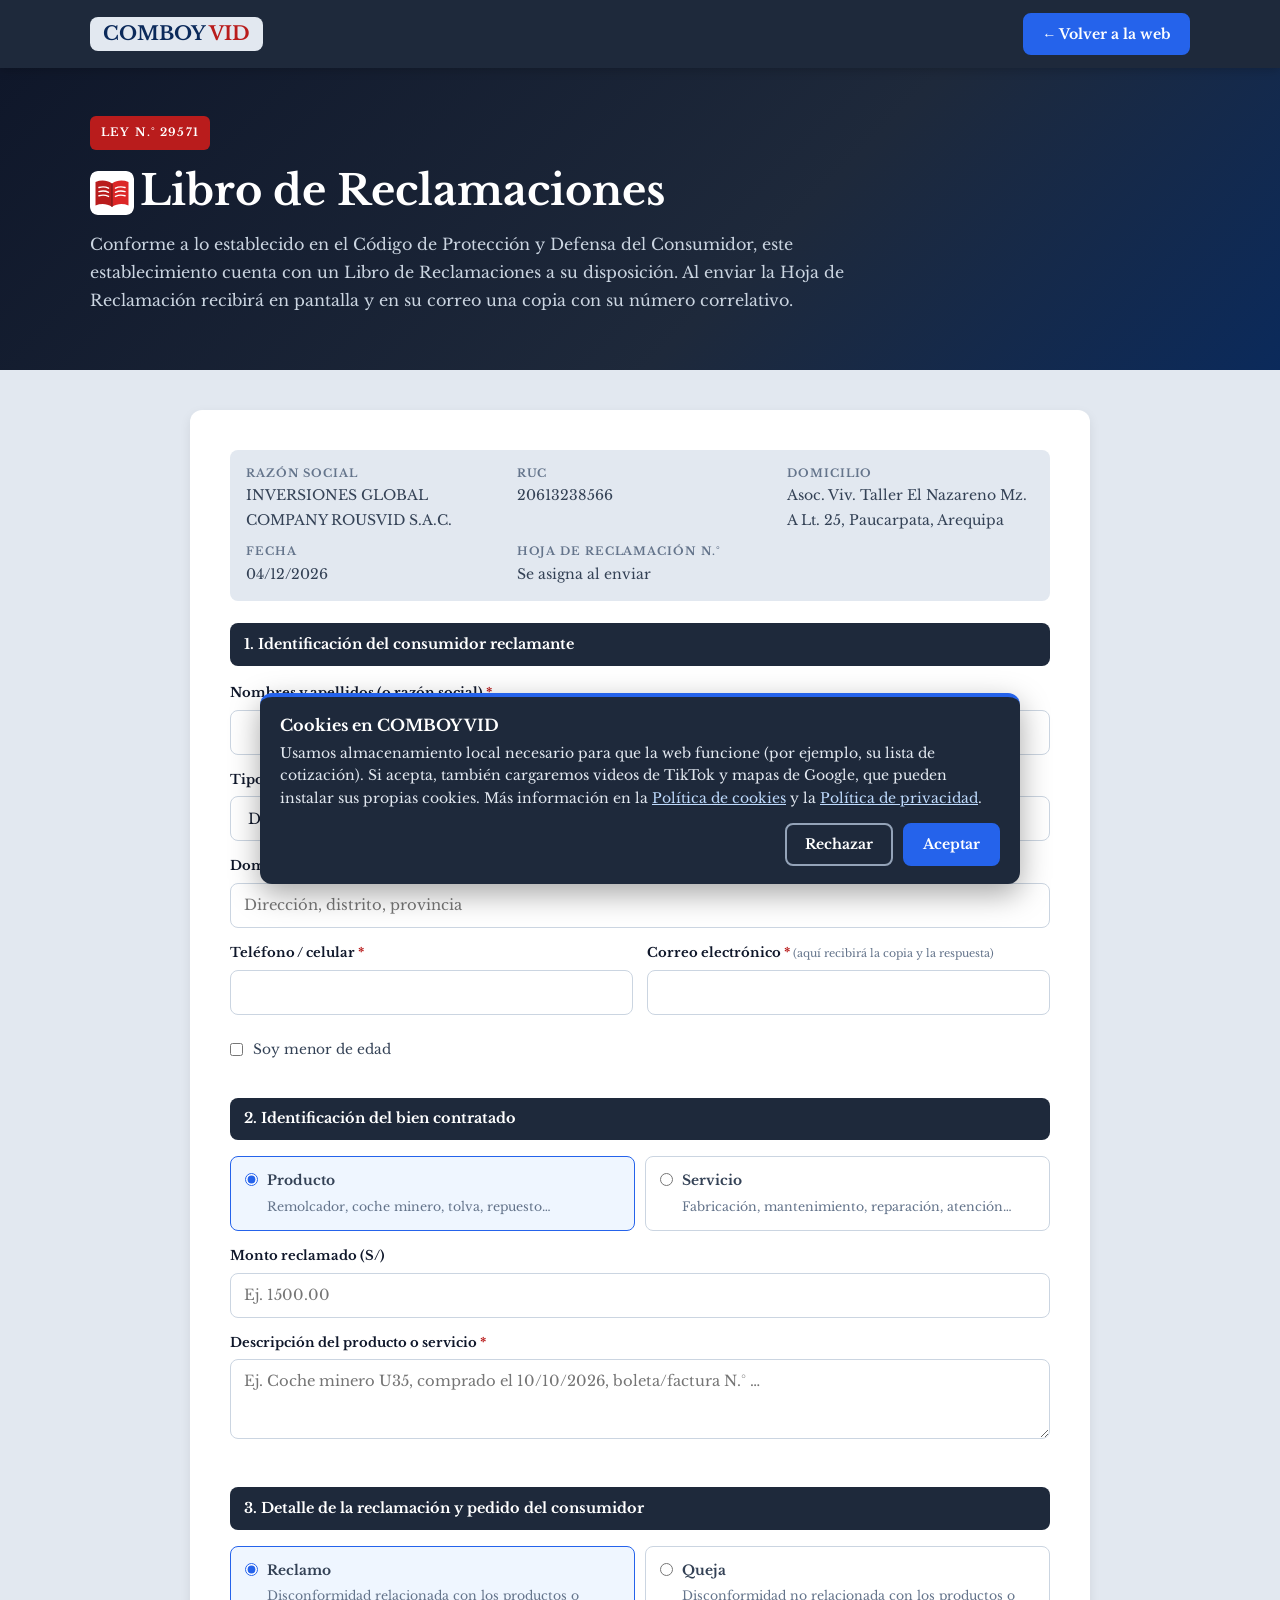
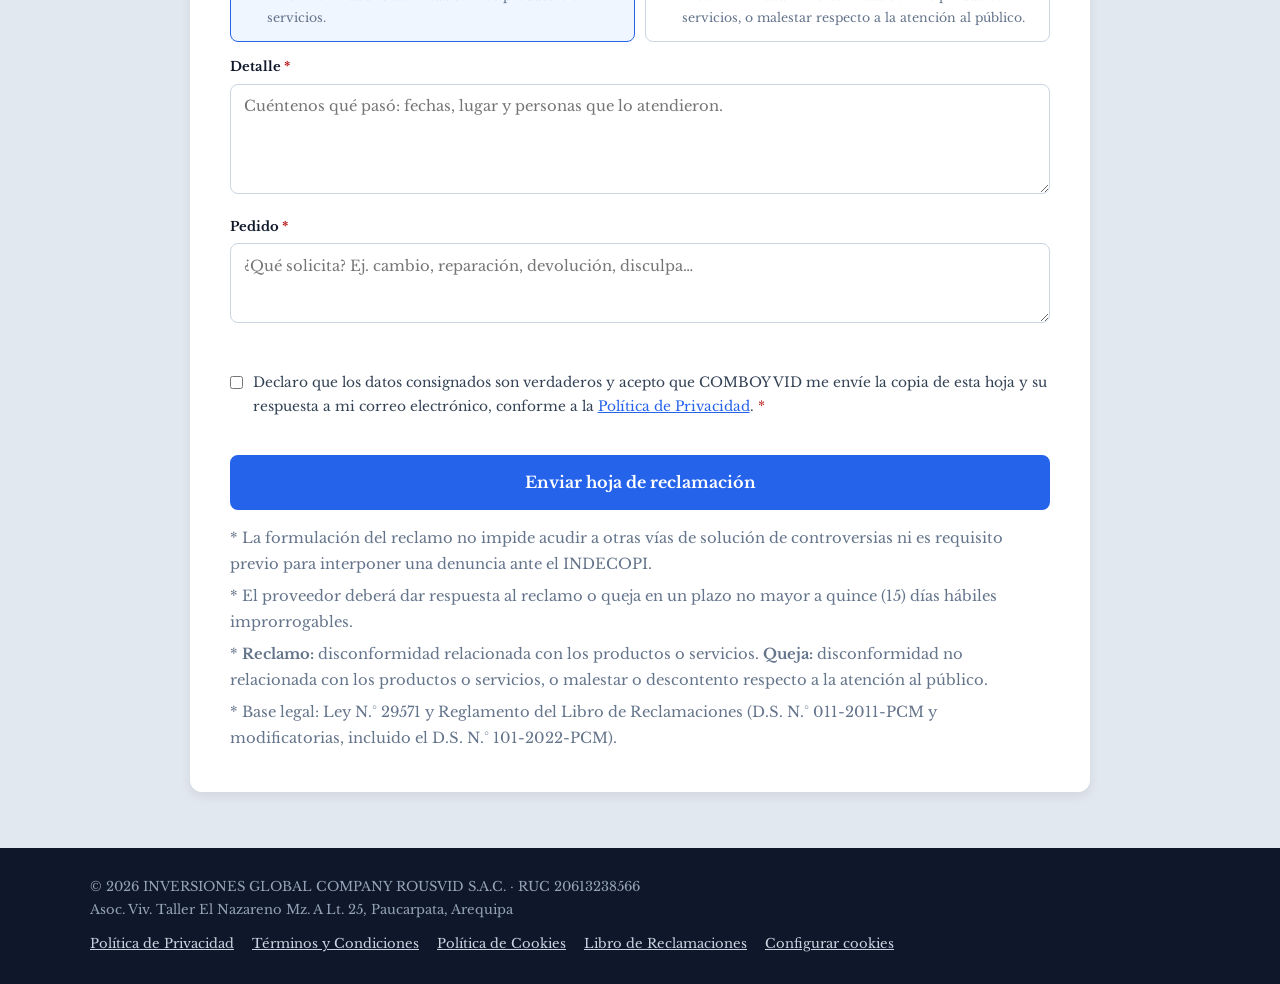
<file: libro-de-reclamaciones/index.html>
<!DOCTYPE html>
<html lang="es-PE">
<head>
<meta charset="UTF-8">
<meta name="viewport" content="width=device-width, initial-scale=1.0">
<title>Libro de Reclamaciones | COMBOY VID</title>
<meta name="description" content="Libro de Reclamaciones virtual de COMBOY VID (INVERSIONES GLOBAL COMPANY ROUSVID S.A.C., RUC 20613238566), conforme al Código de Protección y Defensa del Consumidor, Ley 29571.">
<meta name="robots" content="index, follow">
<link rel="canonical" href="https://www.comboyvid.com/libro-de-reclamaciones/">
<meta name="theme-color" content="#1E293B">
<!-- Favicon / ícono que muestra Google en los resultados (archivos en la raíz del sitio) -->
<link rel="icon" href="/favicon.ico" sizes="48x48">
<link rel="icon" href="/favicon.svg" type="image/svg+xml">
<link rel="icon" href="/favicon-192x192.png" type="image/png" sizes="192x192">
<link rel="apple-touch-icon" href="/apple-touch-icon.png">
<link rel="manifest" href="/site.webmanifest">
<link rel="preconnect" href="https://fonts.googleapis.com">
<link rel="preconnect" href="https://fonts.gstatic.com" crossorigin>
<link href="https://fonts.googleapis.com/css2?family=Libre+Baskerville:ital,wght@0,400;0,700;1,400&display=swap" rel="stylesheet">
<link rel="stylesheet" href="../public/css/legal.css">
<style>
  .libro{max-width:900px;margin-inline:auto}
  .proveedor{display:grid;grid-template-columns:repeat(auto-fit,minmax(200px,1fr));gap:10px 24px;background:var(--plomo);border-radius:8px;padding:14px 16px;font-size:.88rem;margin-bottom:1.4rem}
  .proveedor b{display:block;font-size:.7rem;letter-spacing:.08em;text-transform:uppercase;color:var(--suave)}
  fieldset{border:0;margin:0 0 1.6rem}
  legend{font-weight:700;color:#fff;background:var(--navy);border-radius:8px;padding:.55rem .9rem;font-size:.9rem;width:100%;margin-bottom:1rem}
  .fila{display:grid;grid-template-columns:repeat(auto-fit,minmax(220px,1fr));gap:14px}
  .campo{margin-bottom:14px}
  .campo label,.lbl{display:block;font-weight:700;font-size:.82rem;color:var(--tinta);margin-bottom:.3rem}
  .campo i{color:var(--rojo);font-style:normal}
  input[type=text],input[type=email],input[type=tel],input[type=number],select,textarea{width:100%;font:400 .92rem/1.4 "Libre Baskerville",Georgia,serif;color:var(--tinta);background:#fff;border:1px solid var(--linea);border-radius:8px;padding:.7rem .8rem}
  input:focus,select:focus,textarea:focus{outline:2px solid var(--azul);outline-offset:1px;border-color:var(--azul)}
  textarea{resize:vertical;min-height:110px}
  .opciones{display:flex;flex-wrap:wrap;gap:10px}
  .opcion{flex:1 1 200px;display:flex;gap:.6rem;align-items:flex-start;border:1px solid var(--linea);border-radius:8px;padding:.75rem .85rem;cursor:pointer;font-size:.86rem;background:#fff}
  .opcion:has(input:checked){border-color:var(--azul);background:#EFF6FF}
  .opcion input{margin-top:.25rem;accent-color:var(--azul)}
  .opcion small{display:block;color:var(--suave);font-size:.78rem;margin-top:.15rem}
  .check{display:flex;gap:.6rem;align-items:flex-start;font-size:.86rem;cursor:pointer;margin:.6rem 0}
  .check input{margin-top:.3rem;accent-color:var(--azul);flex:none}
  .trampa{position:absolute;left:-9999px}
  .err{color:var(--rojo);font-weight:700;font-size:.88rem;min-height:1.2em;margin:.6rem 0}
  .btn.grande{width:100%;padding:1rem;font-size:1rem}
  .btn[disabled]{opacity:.6;cursor:wait}
  .btn.out{background:#fff;color:var(--azul)}
  .legal-nota{font-size:.78rem;color:var(--suave);margin-top:1rem}
  .legal-nota p+p{margin-top:.4rem}
  /* Constancia */
  .constancia h2{border:0;margin:0;padding:0}
  .numero{display:inline-block;background:var(--rojo);color:#fff;font-weight:700;border-radius:8px;padding:.5rem .9rem;margin:.6rem 0 1rem;font-size:1.05rem}
  .hoja{white-space:pre-wrap;font-size:.85rem;background:var(--plomo);border-radius:8px;padding:16px;line-height:1.6}
  .acciones{display:flex;flex-wrap:wrap;gap:10px;margin-top:1rem}
  @media print{.no-print{display:none!important}.hoja{background:#fff;padding:0}}
</style>
</head>
<body>
<header class="top">
  <div class="wrap">
    <a class="logo" href="../">COMBOY <b>VID</b></a>
    <a class="btn" href="../">← Volver a la web</a>
  </div>
</header>

<section class="hero">
  <div class="wrap">
    <span class="tag">Ley N.° 29571</span>
    <h1><img src="../public/images/libro-reclamaciones.svg" alt="" width="44" height="44" style="vertical-align:-10px;border-radius:8px;margin-right:.4rem">Libro de Reclamaciones</h1>
    <p>Conforme a lo establecido en el Código de Protección y Defensa del Consumidor, este establecimiento cuenta con un Libro de Reclamaciones a su disposición. Al enviar la Hoja de Reclamación recibirá en pantalla y en su correo una copia con su número correlativo.</p>
  </div>
</section>

<main>
  <div class="wrap libro">
    <article class="card" id="formCard">
      <div class="proveedor">
        <div><b>Razón social</b>INVERSIONES GLOBAL COMPANY ROUSVID S.A.C.</div>
        <div><b>RUC</b>20613238566</div>
        <div><b>Domicilio</b>Asoc. Viv. Taller El Nazareno Mz. A Lt. 25, Paucarpata, Arequipa</div>
        <div><b>Fecha</b><span id="hoy"></span></div>
        <div><b>Hoja de Reclamación N.°</b>Se asigna al enviar</div>
      </div>

      <form id="formLibro" novalidate>
        <fieldset>
          <legend>1. Identificación del consumidor reclamante</legend>
          <div class="campo"><label for="nombres">Nombres y apellidos (o razón social) <i>*</i></label><input type="text" id="nombres" name="nombres" autocomplete="name" maxlength="120" required></div>
          <div class="fila">
            <div class="campo"><label for="tipo_doc">Tipo de documento <i>*</i></label>
              <select id="tipo_doc" name="tipo_doc" required>
                <option value="DNI">DNI</option>
                <option value="CE">Carné de extranjería</option>
                <option value="Pasaporte">Pasaporte</option>
                <option value="RUC">RUC</option>
              </select></div>
            <div class="campo"><label for="documento">Número de documento <i>*</i></label><input type="text" id="documento" name="documento" inputmode="numeric" maxlength="15" required></div>
          </div>
          <div class="campo"><label for="domicilio">Domicilio <i>*</i></label><input type="text" id="domicilio" name="domicilio" autocomplete="street-address" maxlength="200" placeholder="Dirección, distrito, provincia" required></div>
          <div class="fila">
            <div class="campo"><label for="telefono">Teléfono / celular <i>*</i></label><input type="tel" id="telefono" name="telefono" autocomplete="tel" inputmode="tel" maxlength="20" required></div>
            <div class="campo"><label for="correo">Correo electrónico <i>*</i> <small style="font-weight:400;color:var(--suave)">(aquí recibirá la copia y la respuesta)</small></label><input type="email" id="correo" name="correo" autocomplete="email" maxlength="120" required></div>
          </div>
          <label class="check"><input type="checkbox" id="menor" name="menor" value="si"><span>Soy menor de edad</span></label>
          <div class="campo" id="campoApoderado" hidden><label for="apoderado">Nombre del padre, madre o apoderado <i>*</i></label><input type="text" id="apoderado" name="apoderado" maxlength="120"></div>
        </fieldset>

        <fieldset>
          <legend>2. Identificación del bien contratado</legend>
          <div class="opciones" role="radiogroup" aria-label="Producto o servicio">
            <label class="opcion"><input type="radio" name="bien" value="Producto" checked><span><strong>Producto</strong><small>Remolcador, coche minero, tolva, repuesto…</small></span></label>
            <label class="opcion"><input type="radio" name="bien" value="Servicio"><span><strong>Servicio</strong><small>Fabricación, mantenimiento, reparación, atención…</small></span></label>
          </div>
          <div class="fila" style="margin-top:14px">
            <div class="campo"><label for="monto">Monto reclamado (S/)</label><input type="text" id="monto" name="monto" inputmode="decimal" maxlength="12" placeholder="Ej. 1500.00"></div>
          </div>
          <div class="campo"><label for="descripcion">Descripción del producto o servicio <i>*</i></label><textarea id="descripcion" name="descripcion" maxlength="1000" style="min-height:80px" placeholder="Ej. Coche minero U35, comprado el 10/10/2026, boleta/factura N.° …" required></textarea></div>
        </fieldset>

        <fieldset>
          <legend>3. Detalle de la reclamación y pedido del consumidor</legend>
          <div class="opciones" role="radiogroup" aria-label="Reclamo o queja">
            <label class="opcion"><input type="radio" name="tipo" value="Reclamo" checked><span><strong>Reclamo</strong><small>Disconformidad relacionada con los productos o servicios.</small></span></label>
            <label class="opcion"><input type="radio" name="tipo" value="Queja"><span><strong>Queja</strong><small>Disconformidad no relacionada con los productos o servicios, o malestar respecto a la atención al público.</small></span></label>
          </div>
          <div class="campo" style="margin-top:14px"><label for="detalle">Detalle <i>*</i></label><textarea id="detalle" name="detalle" maxlength="3000" required placeholder="Cuéntenos qué pasó: fechas, lugar y personas que lo atendieron."></textarea></div>
          <div class="campo"><label for="pedido">Pedido <i>*</i></label><textarea id="pedido" name="pedido" maxlength="1500" style="min-height:80px" required placeholder="¿Qué solicita? Ej. cambio, reparación, devolución, disculpa…"></textarea></div>
        </fieldset>

        <div class="trampa" aria-hidden="true"><label>Empresa web<input name="empresa_web" tabindex="-1" autocomplete="off"></label></div>
        <label class="check"><input type="checkbox" id="acepta" name="acepta" value="si"><span>Declaro que los datos consignados son verdaderos y acepto que COMBOY VID me envíe la copia de esta hoja y su respuesta a mi correo electrónico, conforme a la <a href="../politica-de-privacidad/" target="_blank" rel="noopener">Política de Privacidad</a>. <i style="color:var(--rojo);font-style:normal">*</i></span></label>
        <div class="err" id="err" role="alert"></div>
        <button class="btn grande" type="submit" id="btnEnviar">Enviar hoja de reclamación</button>

        <div class="legal-nota">
          <p>* La formulación del reclamo no impide acudir a otras vías de solución de controversias ni es requisito previo para interponer una denuncia ante el INDECOPI.</p>
          <p>* El proveedor deberá dar respuesta al reclamo o queja en un plazo no mayor a quince (15) días hábiles improrrogables.</p>
          <p>* <b>Reclamo:</b> disconformidad relacionada con los productos o servicios. <b>Queja:</b> disconformidad no relacionada con los productos o servicios, o malestar o descontento respecto a la atención al público.</p>
          <p>* Base legal: Ley N.° 29571 y Reglamento del Libro de Reclamaciones (D.S. N.° 011-2011-PCM y modificatorias, incluido el D.S. N.° 101-2022-PCM).</p>
        </div>
      </form>
    </article>

    <article class="card constancia" id="constancia" hidden>
      <h2>✅ Hoja de reclamación registrada</h2>
      <div class="numero">N.° <span id="cNumero"></span></div>
      <p id="cMensaje"></p>
      <div class="hoja" id="cHoja"></div>
      <div class="acciones no-print">
        <button class="btn" type="button" onclick="window.print()">🖨️ Imprimir o guardar en PDF</button>
        <a class="btn out" href="../">Volver a la web</a>
      </div>
    </article>
  </div>
</main>

<footer>
  <div class="wrap">
    <div>© 2026 INVERSIONES GLOBAL COMPANY ROUSVID S.A.C. · RUC 20613238566<br>Asoc. Viv. Taller El Nazareno Mz. A Lt. 25, Paucarpata, Arequipa</div>
    <nav aria-label="Legal">
      <a href="../politica-de-privacidad/">Política de Privacidad</a>
      <a href="../terminos-y-condiciones/">Términos y Condiciones</a>
      <a href="../politica-de-cookies/">Política de Cookies</a>
      <a href="../libro-de-reclamaciones/">Libro de Reclamaciones</a>
      <button type="button" class="link" data-cv-cookies>Configurar cookies</button>
    </nav>
  </div>
</footer>

<script>
(function(){
  const $ = s => document.querySelector(s);
  const form = $("#formLibro");
  $("#hoy").textContent = new Date().toLocaleDateString("es-PE", {day:"2-digit", month:"2-digit", year:"numeric", timeZone:"America/Lima"});

  $("#menor").addEventListener("change", e => { $("#campoApoderado").hidden = !e.target.checked; });

  function validar(){
    const v = n => (form.elements[n].value || "").trim();
    const f = [];
    if (v("nombres").length < 5) f.push("nombres y apellidos");
    const doc = v("documento").replace(/[^0-9A-Za-z]/g, ""), td = v("tipo_doc");
    if (td === "DNI" && !/^\d{8}$/.test(doc)) f.push("DNI de 8 dígitos");
    else if (td === "RUC" && !/^\d{11}$/.test(doc)) f.push("RUC de 11 dígitos");
    else if (doc.length < 6) f.push("número de documento");
    if (v("domicilio").length < 5) f.push("domicilio");
    if (v("telefono").replace(/\D/g, "").length < 6) f.push("teléfono");
    if (!/^[^\s@]+@[^\s@]+\.[^\s@]+$/.test(v("correo"))) f.push("correo electrónico válido");
    if ($("#menor").checked && v("apoderado").length < 5) f.push("nombre del padre, madre o apoderado");
    if (v("monto") && !/^\d{1,9}([.,]\d{1,2})?$/.test(v("monto"))) f.push("monto (solo números)");
    if (v("descripcion").length < 3) f.push("descripción del producto o servicio");
    if (v("detalle").length < 10) f.push("detalle");
    if (v("pedido").length < 3) f.push("pedido");
    if (!$("#acepta").checked) f.push("marcar la declaración");
    return f;
  }

  function hojaTexto(d, r){
    const val = n => (d.get(n) || "").toString().trim();
    let t = `LIBRO DE RECLAMACIONES - HOJA DE RECLAMACIÓN N.° ${r.numero}\nFecha: ${r.fecha} (hora Perú)\nProveedor: INVERSIONES GLOBAL COMPANY ROUSVID S.A.C. (COMBOY VID) · RUC 20613238566\nDomicilio: Asoc. Viv. Taller El Nazareno Mz. A Lt. 25, Paucarpata, Arequipa\n\n`;
    t += `1. CONSUMIDOR\n${val("nombres")} · ${val("tipo_doc")} ${val("documento")}\n${val("domicilio")}\nTel. ${val("telefono")} · ${val("correo")}\n`;
    if (d.get("menor")) t += `Padre, madre o apoderado: ${val("apoderado")}\n`;
    t += `\n2. BIEN CONTRATADO\n${val("bien")}${val("monto") ? " · Monto reclamado: S/ " + val("monto") : ""}\n${val("descripcion")}\n`;
    t += `\n3. ${val("tipo").toUpperCase()}\nDetalle: ${val("detalle")}\nPedido: ${val("pedido")}\n`;
    t += `\n4. OBSERVACIONES Y ACCIONES ADOPTADAS POR EL PROVEEDOR\nPendiente. Plazo máximo de respuesta: ${r.plazo} (15 días hábiles).\nFecha de comunicación de la respuesta: (pendiente)\nMedio de respuesta: correo electrónico ${val("correo")}`;
    t += `\n\n* La formulación del reclamo no impide acudir a otras vías de solución de controversias ni es requisito previo para interponer una denuncia ante el INDECOPI.`;
    return t;
  }

  form.addEventListener("submit", async e => {
    e.preventDefault();
    const faltan = validar();
    if (faltan.length){ $("#err").textContent = "Por favor complete: " + faltan.join(", ") + "."; return; }
    $("#err").textContent = "";
    const btn = $("#btnEnviar"); btn.disabled = true; btn.textContent = "Enviando…";
    const datos = new FormData(form);
    let r = null;
    try { const res = await fetch("reclamo.php", {method:"POST", body:datos}); r = await res.json(); } catch(_){}
    btn.disabled = false; btn.textContent = "Enviar hoja de reclamación";
    if (!r || !r.ok){
      $("#err").textContent = (r && r.error) || "No se pudo enviar. Revise su conexión o escríbanos a comboyvidaqp@gmail.com.";
      return;
    }
    $("#cNumero").textContent = r.numero;
    $("#cMensaje").textContent = r.correo_enviado
      ? `Enviamos una copia a ${datos.get("correo")}. Le responderemos a ese correo a más tardar el ${r.plazo}. Guarde su número de reclamo.`
      : `Guarde o imprima esta constancia. Le responderemos a ${datos.get("correo")} a más tardar el ${r.plazo}.`;
    $("#cHoja").textContent = hojaTexto(datos, r);
    $("#formCard").hidden = true;
    $("#constancia").hidden = false;
    window.scrollTo({top: 0, behavior: "smooth"});
  });
})();
</script>
<script src="../public/js/cookies.js" defer></script>
</body>
</html>
</file>
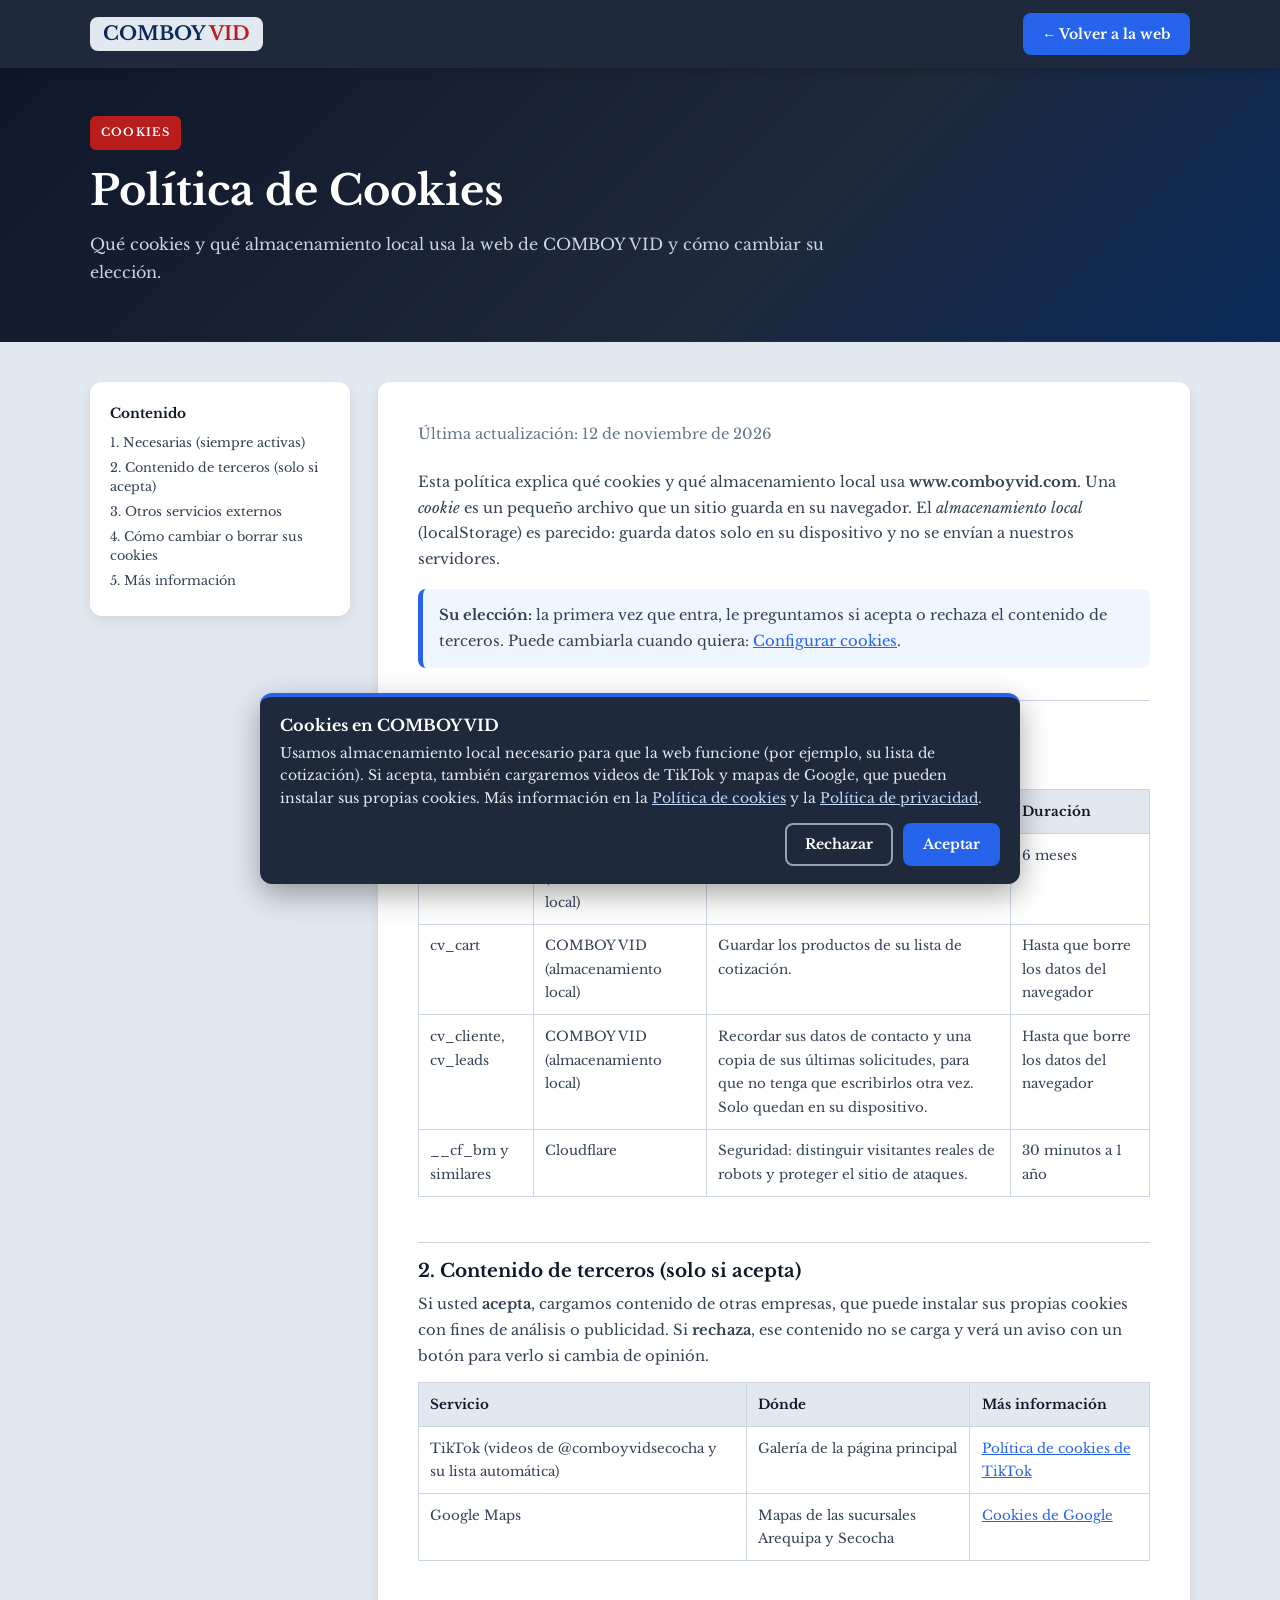
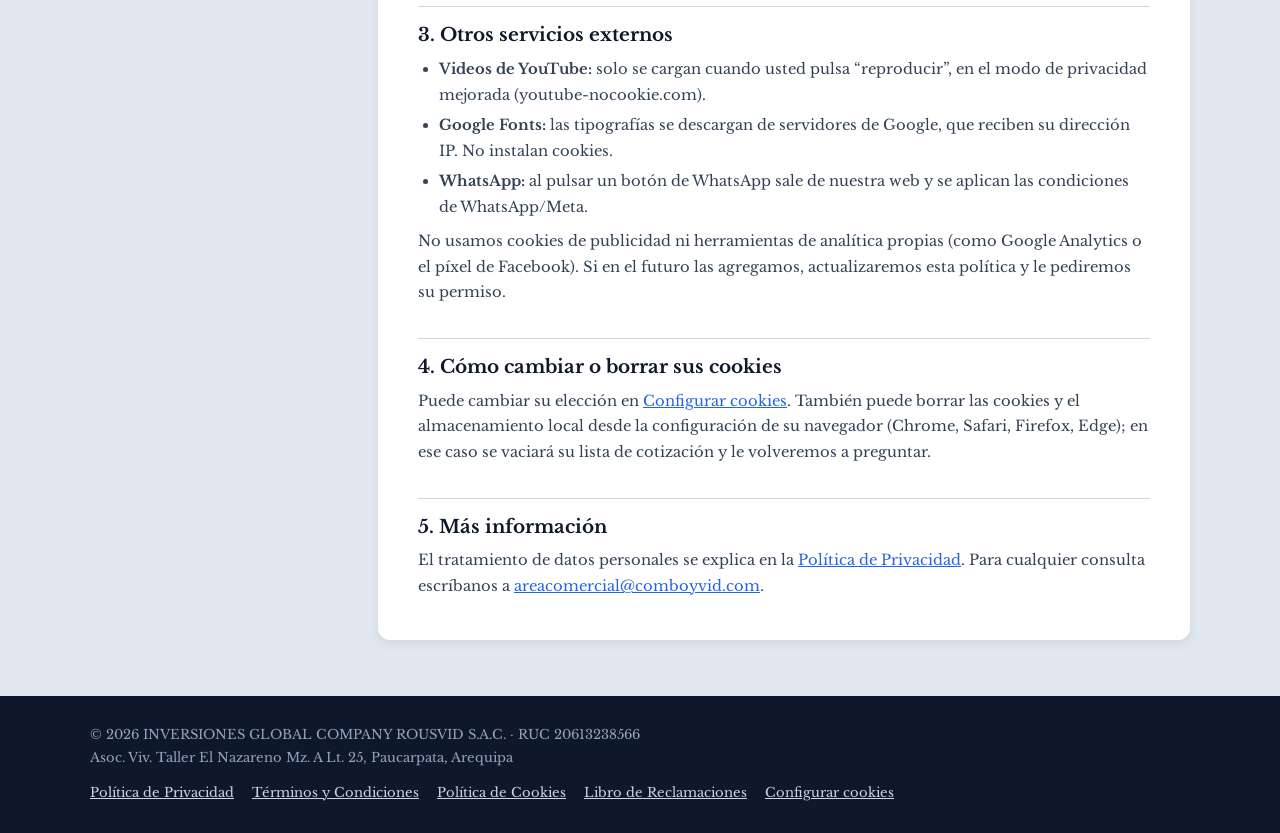
<file: politica-de-cookies/index.html>
<!DOCTYPE html>
<html lang="es-PE">
<head>
<meta charset="UTF-8">
<meta name="viewport" content="width=device-width, initial-scale=1.0">
<title>Política de Cookies | COMBOY VID</title>
<meta name="description" content="Política de cookies de comboyvid.com: cookies necesarias, contenido de terceros (TikTok, Google Maps) y cómo configurarlas.">
<meta name="robots" content="index, follow">
<link rel="canonical" href="https://www.comboyvid.com/politica-de-cookies/">
<meta name="theme-color" content="#1E293B">
<!-- Favicon / ícono que muestra Google en los resultados (archivos en la raíz del sitio) -->
<link rel="icon" href="/favicon.ico" sizes="48x48">
<link rel="icon" href="/favicon.svg" type="image/svg+xml">
<link rel="icon" href="/favicon-192x192.png" type="image/png" sizes="192x192">
<link rel="apple-touch-icon" href="/apple-touch-icon.png">
<link rel="manifest" href="/site.webmanifest">
<link rel="preconnect" href="https://fonts.googleapis.com">
<link rel="preconnect" href="https://fonts.gstatic.com" crossorigin>
<link href="https://fonts.googleapis.com/css2?family=Libre+Baskerville:ital,wght@0,400;0,700;1,400&display=swap" rel="stylesheet">
<link rel="stylesheet" href="../public/css/legal.css">
</head>
<body>
<!-- ✏️ Texto legal de COMBOY VID. Si cambia algo importante, actualice la fecha "Última actualización".
     Recomendado: revisión final por un abogado. -->
<header class="top">
  <div class="wrap">
    <a class="logo" href="../">COMBOY <b>VID</b></a>
    <a class="btn" href="../">← Volver a la web</a>
  </div>
</header>

<section class="hero">
  <div class="wrap">
    <span class="tag">Cookies</span>
    <h1>Política de Cookies</h1>
    <p>Qué cookies y qué almacenamiento local usa la web de COMBOY VID y cómo cambiar su elección.</p>
  </div>
</section>

<main>
  <div class="wrap doc">
    <aside class="indice" aria-label="Índice">
      <b>Contenido</b>
      <nav>
        <ol>
          <li><a href="#necesarias-siempre-activas">1. Necesarias (siempre activas)</a></li>
          <li><a href="#contenido-de-terceros-solo-si-acepta">2. Contenido de terceros (solo si acepta)</a></li>
          <li><a href="#otros-servicios-externos">3. Otros servicios externos</a></li>
          <li><a href="#como-cambiar-o-borrar-sus-cookies">4. Cómo cambiar o borrar sus cookies</a></li>
          <li><a href="#mas-informacion">5. Más información</a></li>
        </ol>
      </nav>
    </aside>
    <article class="card">
      <p class="meta">Última actualización: 12 de noviembre de 2026</p>

      <p>Esta política explica qué cookies y qué almacenamiento local usa <strong>www.comboyvid.com</strong>. Una <em>cookie</em> es un pequeño archivo que un sitio guarda en su navegador. El <em>almacenamiento local</em> (localStorage) es parecido: guarda datos solo en su dispositivo y no se envían a nuestros servidores.</p>
      <div class="nota"><p><strong>Su elección:</strong> la primera vez que entra, le preguntamos si acepta o rechaza el contenido de terceros. Puede cambiarla cuando quiera: <button type="button" class="link" data-cv-cookies>Configurar cookies</button>.</p></div>

      <h2 id="necesarias-siempre-activas">1. Necesarias (siempre activas)</h2>
      <p>Son imprescindibles para que la web funcione y no se usan para publicidad.</p>
      <div class="scroll">
      <table class="tabla">
        <thead><tr><th>Nombre</th><th>Quién</th><th>Para qué</th><th>Duración</th></tr></thead>
        <tbody>
          <tr><td data-label="Nombre">cv_cookies</td><td data-label="Quién">COMBOY VID (almacenamiento local)</td><td data-label="Para qué">Recordar si aceptó o rechazó las cookies de terceros.</td><td data-label="Duración">6 meses</td></tr>
          <tr><td data-label="Nombre">cv_cart</td><td data-label="Quién">COMBOY VID (almacenamiento local)</td><td data-label="Para qué">Guardar los productos de su lista de cotización.</td><td data-label="Duración">Hasta que borre los datos del navegador</td></tr>
          <tr><td data-label="Nombre">cv_cliente, cv_leads</td><td data-label="Quién">COMBOY VID (almacenamiento local)</td><td data-label="Para qué">Recordar sus datos de contacto y una copia de sus últimas solicitudes, para que no tenga que escribirlos otra vez. Solo quedan en su dispositivo.</td><td data-label="Duración">Hasta que borre los datos del navegador</td></tr>
          <tr><td data-label="Nombre">__cf_bm y similares</td><td data-label="Quién">Cloudflare</td><td data-label="Para qué">Seguridad: distinguir visitantes reales de robots y proteger el sitio de ataques.</td><td data-label="Duración">30 minutos a 1 año</td></tr>
        </tbody>
      </table>
      </div>

      <h2 id="contenido-de-terceros-solo-si-acepta">2. Contenido de terceros (solo si acepta)</h2>
      <p>Si usted <strong>acepta</strong>, cargamos contenido de otras empresas, que puede instalar sus propias cookies con fines de análisis o publicidad. Si <strong>rechaza</strong>, ese contenido no se carga y verá un aviso con un botón para verlo si cambia de opinión.</p>
      <div class="scroll">
      <table class="tabla">
        <thead><tr><th>Servicio</th><th>Dónde</th><th>Más información</th></tr></thead>
        <tbody>
          <tr><td data-label="Servicio">TikTok (videos de @comboyvidsecocha y su lista automática)</td><td data-label="Dónde">Galería de la página principal</td><td data-label="Más información"><a href="https://www.tiktok.com/legal/page/global/cookie-policy/es" target="_blank" rel="noopener">Política de cookies de TikTok</a></td></tr>
          <tr><td data-label="Servicio">Google Maps</td><td data-label="Dónde">Mapas de las sucursales Arequipa y Secocha</td><td data-label="Más información"><a href="https://policies.google.com/technologies/cookies?hl=es" target="_blank" rel="noopener">Cookies de Google</a></td></tr>
        </tbody>
      </table>
      </div>

      <h2 id="otros-servicios-externos">3. Otros servicios externos</h2>
      <ul>
        <li><strong>Videos de YouTube:</strong> solo se cargan cuando usted pulsa “reproducir”, en el modo de privacidad mejorada (youtube-nocookie.com).</li>
        <li><strong>Google Fonts:</strong> las tipografías se descargan de servidores de Google, que reciben su dirección IP. No instalan cookies.</li>
        <li><strong>WhatsApp:</strong> al pulsar un botón de WhatsApp sale de nuestra web y se aplican las condiciones de WhatsApp/Meta.</li>
      </ul>
      <p>No usamos cookies de publicidad ni herramientas de analítica propias (como Google Analytics o el píxel de Facebook). Si en el futuro las agregamos, actualizaremos esta política y le pediremos su permiso.</p>

      <h2 id="como-cambiar-o-borrar-sus-cookies">4. Cómo cambiar o borrar sus cookies</h2>
      <p>Puede cambiar su elección en <button type="button" class="link" data-cv-cookies>Configurar cookies</button>. También puede borrar las cookies y el almacenamiento local desde la configuración de su navegador (Chrome, Safari, Firefox, Edge); en ese caso se vaciará su lista de cotización y le volveremos a preguntar.</p>

      <h2 id="mas-informacion">5. Más información</h2>
      <p>El tratamiento de datos personales se explica en la <a href="../politica-de-privacidad/">Política de Privacidad</a>. Para cualquier consulta escríbanos a <a href="mailto:areacomercial@comboyvid.com">areacomercial@comboyvid.com</a>.</p>

    </article>
  </div>
</main>

<footer>
  <div class="wrap">
    <div>© 2026 INVERSIONES GLOBAL COMPANY ROUSVID S.A.C. · RUC 20613238566<br>Asoc. Viv. Taller El Nazareno Mz. A Lt. 25, Paucarpata, Arequipa</div>
    <nav aria-label="Legal">
      <a href="../politica-de-privacidad/">Política de Privacidad</a>
      <a href="../terminos-y-condiciones/">Términos y Condiciones</a>
      <a href="../politica-de-cookies/">Política de Cookies</a>
      <a href="../libro-de-reclamaciones/">Libro de Reclamaciones</a>
      <button type="button" class="link" data-cv-cookies>Configurar cookies</button>
    </nav>
  </div>
</footer>
<script src="../public/js/cookies.js" defer></script>
</body>
</html>
</file>
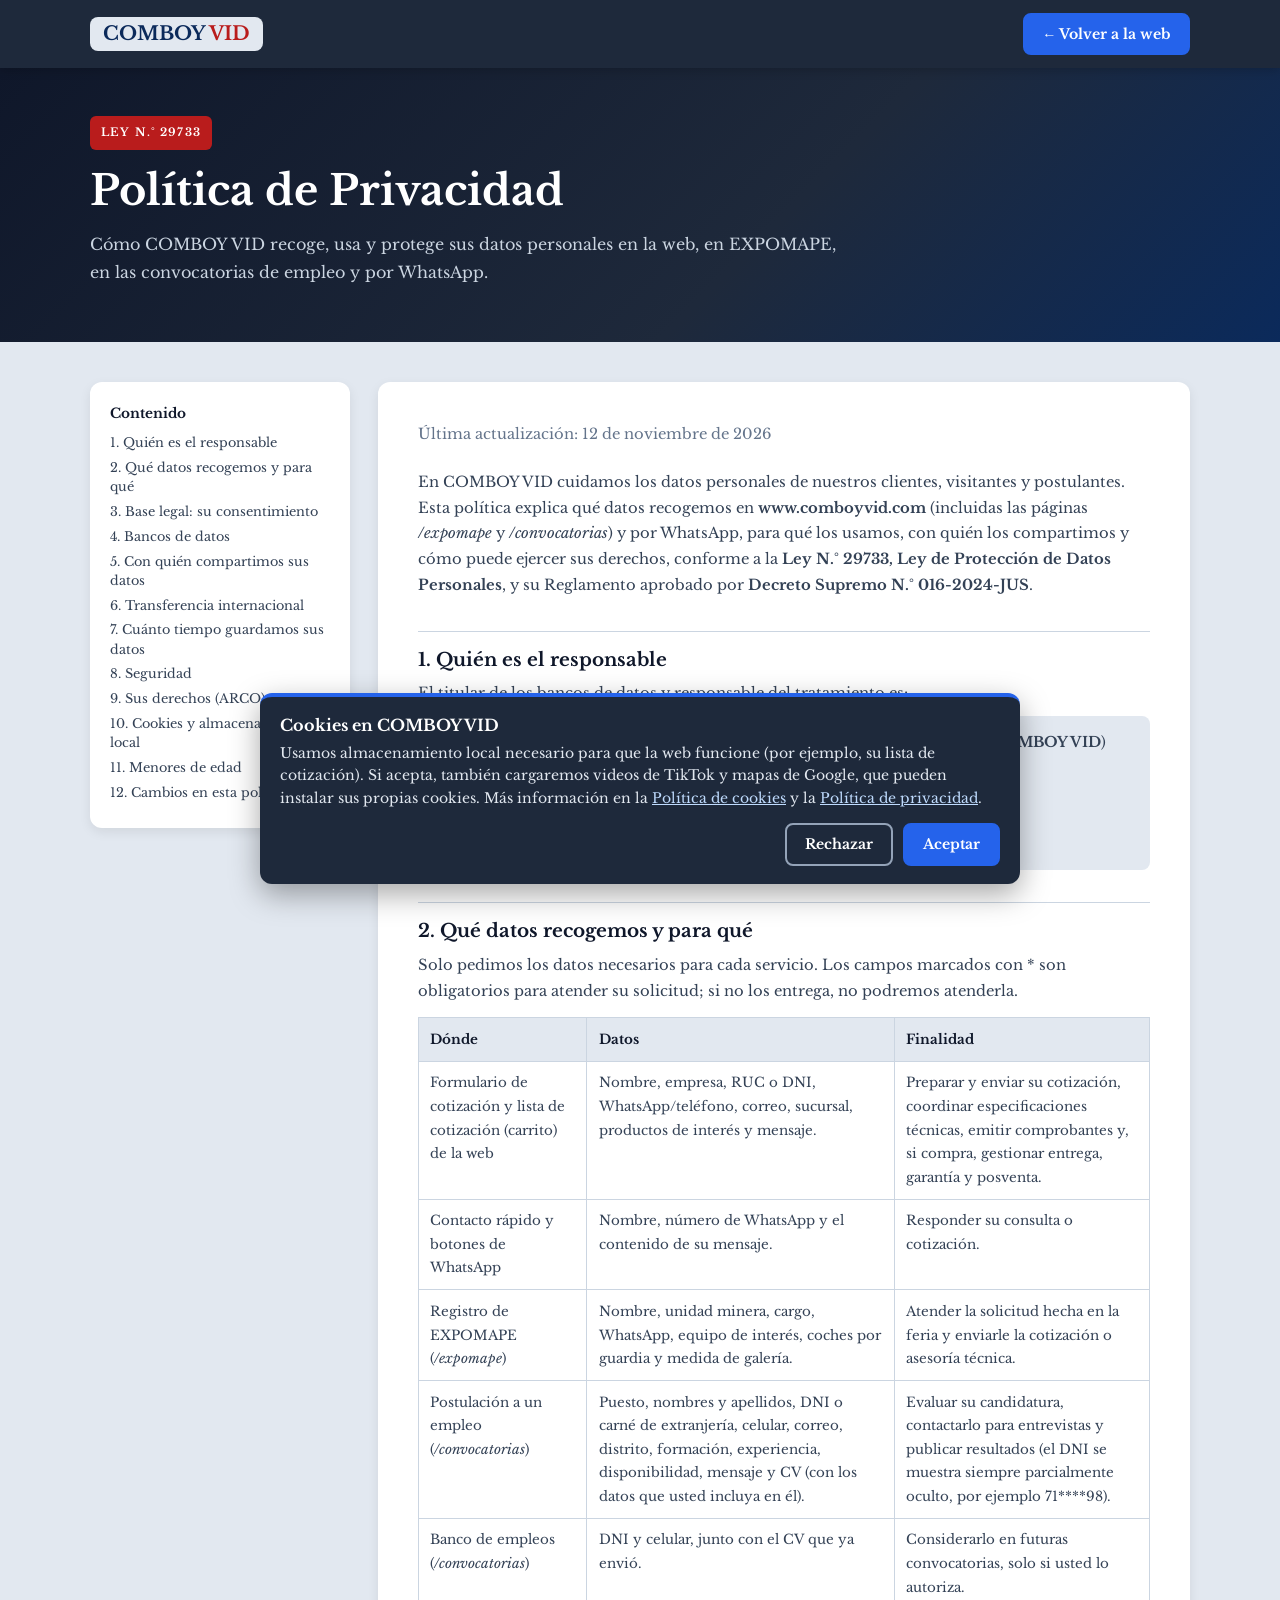
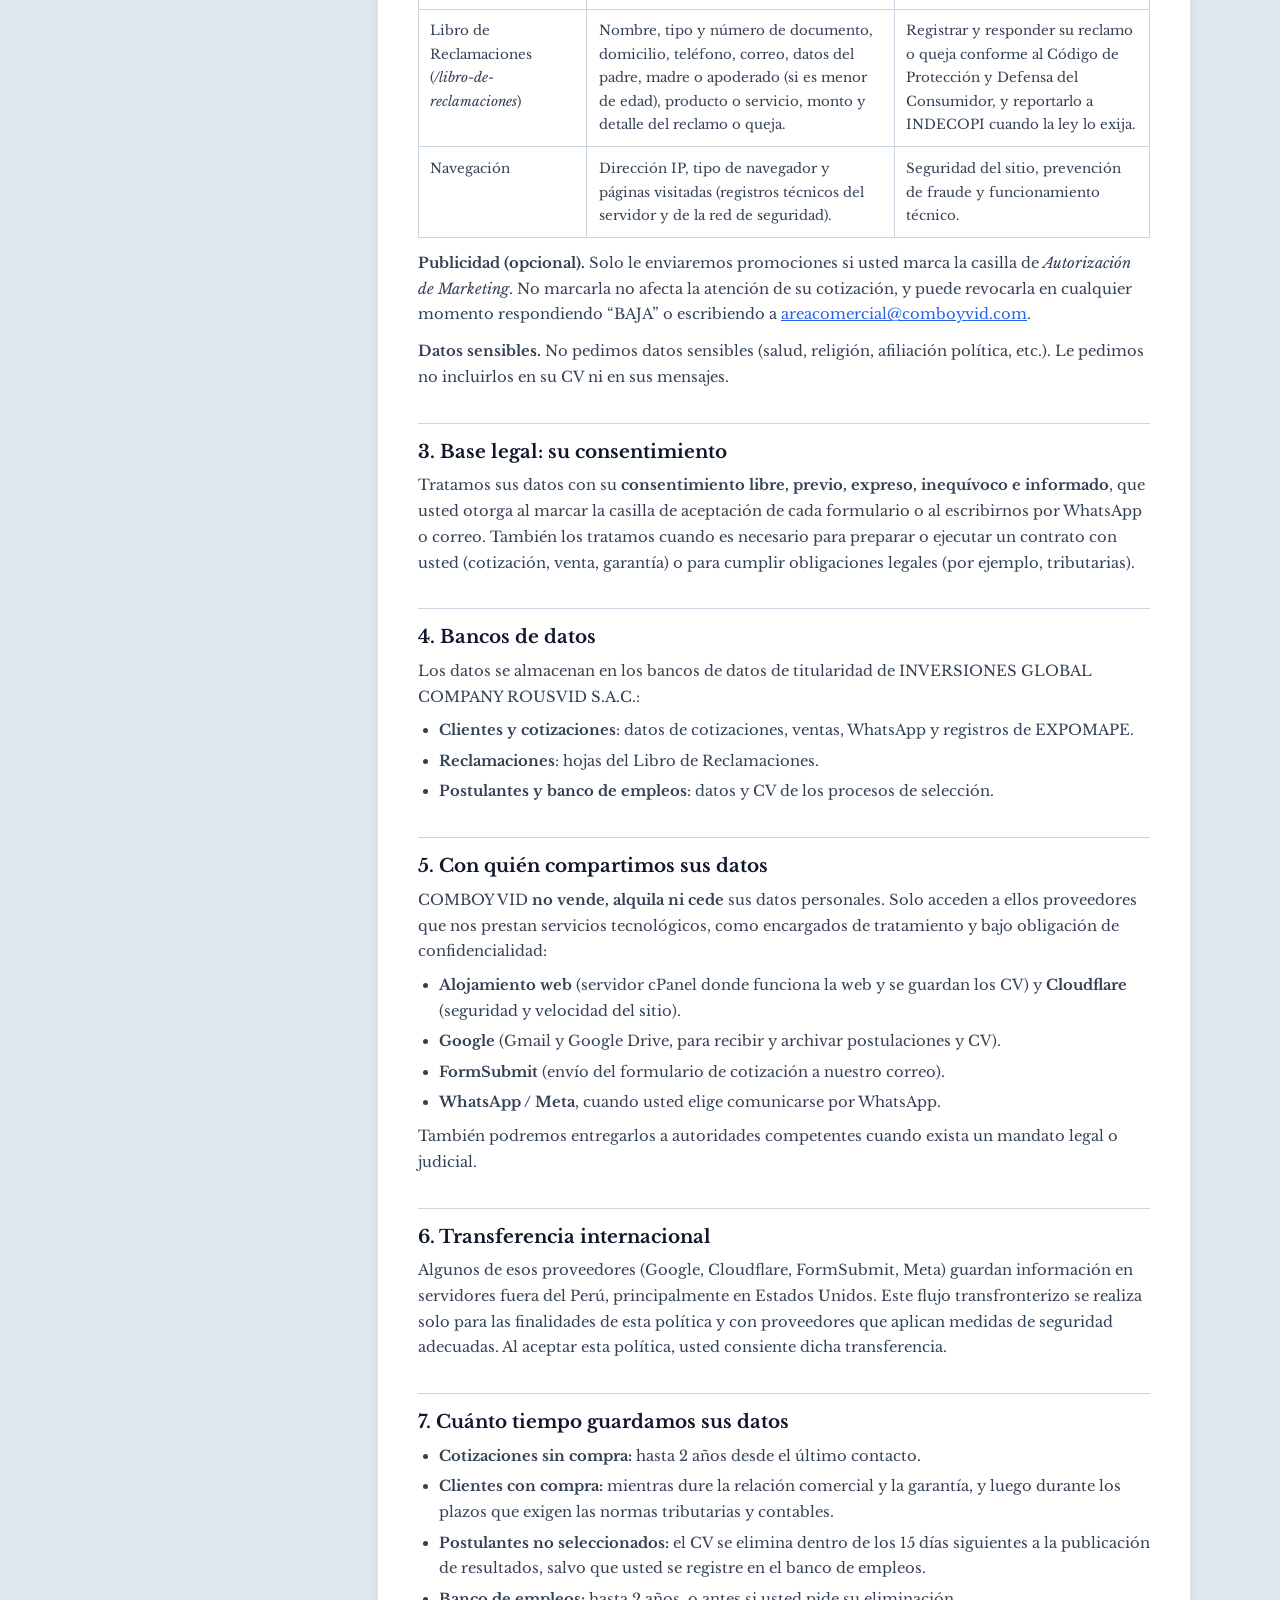
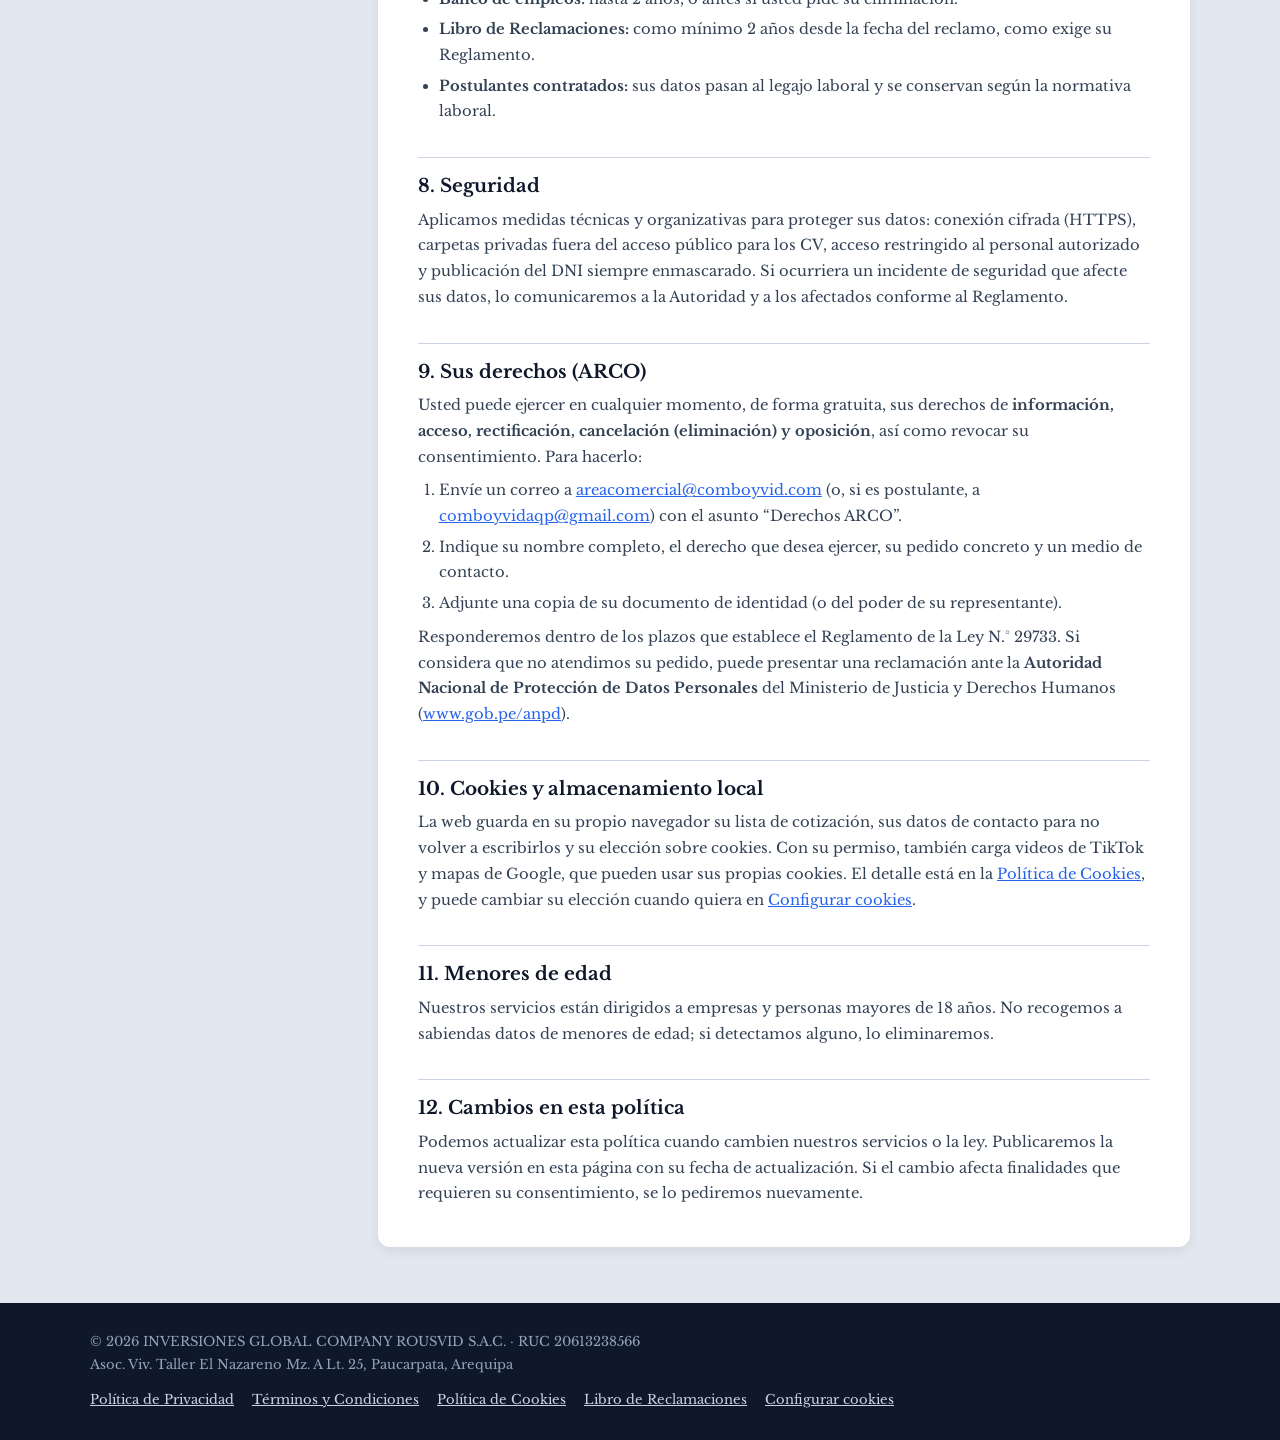
<file: politica-de-privacidad/index.html>
<!DOCTYPE html>
<html lang="es-PE">
<head>
<meta charset="UTF-8">
<meta name="viewport" content="width=device-width, initial-scale=1.0">
<title>Política de Privacidad | COMBOY VID</title>
<meta name="description" content="Política de privacidad de COMBOY VID (INVERSIONES GLOBAL COMPANY ROUSVID S.A.C.) conforme a la Ley 29733 de Protección de Datos Personales del Perú.">
<meta name="robots" content="index, follow">
<link rel="canonical" href="https://www.comboyvid.com/politica-de-privacidad/">
<meta name="theme-color" content="#1E293B">
<!-- Favicon / ícono que muestra Google en los resultados (archivos en la raíz del sitio) -->
<link rel="icon" href="/favicon.ico" sizes="48x48">
<link rel="icon" href="/favicon.svg" type="image/svg+xml">
<link rel="icon" href="/favicon-192x192.png" type="image/png" sizes="192x192">
<link rel="apple-touch-icon" href="/apple-touch-icon.png">
<link rel="manifest" href="/site.webmanifest">
<link rel="preconnect" href="https://fonts.googleapis.com">
<link rel="preconnect" href="https://fonts.gstatic.com" crossorigin>
<link href="https://fonts.googleapis.com/css2?family=Libre+Baskerville:ital,wght@0,400;0,700;1,400&display=swap" rel="stylesheet">
<link rel="stylesheet" href="../public/css/legal.css">
</head>
<body>
<!-- ✏️ Texto legal de COMBOY VID. Si cambia algo importante, actualice la fecha "Última actualización".
     Recomendado: revisión final por un abogado. -->
<header class="top">
  <div class="wrap">
    <a class="logo" href="../">COMBOY <b>VID</b></a>
    <a class="btn" href="../">← Volver a la web</a>
  </div>
</header>

<section class="hero">
  <div class="wrap">
    <span class="tag">Ley N.° 29733</span>
    <h1>Política de Privacidad</h1>
    <p>Cómo COMBOY VID recoge, usa y protege sus datos personales en la web, en EXPOMAPE, en las convocatorias de empleo y por WhatsApp.</p>
  </div>
</section>

<main>
  <div class="wrap doc">
    <aside class="indice" aria-label="Índice">
      <b>Contenido</b>
      <nav>
        <ol>
          <li><a href="#quien-es-el-responsable">1. Quién es el responsable</a></li>
          <li><a href="#que-datos-recogemos-y-para-que">2. Qué datos recogemos y para qué</a></li>
          <li><a href="#base-legal-su-consentimiento">3. Base legal: su consentimiento</a></li>
          <li><a href="#bancos-de-datos">4. Bancos de datos</a></li>
          <li><a href="#con-quien-compartimos-sus-datos">5. Con quién compartimos sus datos</a></li>
          <li><a href="#transferencia-internacional">6. Transferencia internacional</a></li>
          <li><a href="#cuanto-tiempo-guardamos-sus-datos">7. Cuánto tiempo guardamos sus datos</a></li>
          <li><a href="#seguridad">8. Seguridad</a></li>
          <li><a href="#sus-derechos-arco">9. Sus derechos (ARCO)</a></li>
          <li><a href="#cookies-y-almacenamiento-local">10. Cookies y almacenamiento local</a></li>
          <li><a href="#menores-de-edad">11. Menores de edad</a></li>
          <li><a href="#cambios-en-esta-politica">12. Cambios en esta política</a></li>
        </ol>
      </nav>
    </aside>
    <article class="card">
      <p class="meta">Última actualización: 12 de noviembre de 2026</p>

      <p>En COMBOY VID cuidamos los datos personales de nuestros clientes, visitantes y postulantes. Esta política explica qué datos recogemos en <strong>www.comboyvid.com</strong> (incluidas las páginas <em>/expomape</em> y <em>/convocatorias</em>) y por WhatsApp, para qué los usamos, con quién los compartimos y cómo puede ejercer sus derechos, conforme a la <strong>Ley N.° 29733, Ley de Protección de Datos Personales</strong>, y su Reglamento aprobado por <strong>Decreto Supremo N.° 016-2024-JUS</strong>.</p>

      <h2 id="quien-es-el-responsable">1. Quién es el responsable</h2>
      <p>El titular de los bancos de datos y responsable del tratamiento es:</p>
      <div class="empresa">
        <strong>INVERSIONES GLOBAL COMPANY ROUSVID S.A.C.</strong> (marca comercial <strong>COMBOY VID</strong>)<br>
        RUC: 20613238566<br>
        Domicilio: Asoc. Viv. Taller El Nazareno Mz. A Lt. 25, Paucarpata, Arequipa<br>
        Sucursal: Secocha, Camaná, Arequipa<br>
        Correo: <a href="mailto:areacomercial@comboyvid.com">areacomercial@comboyvid.com</a> · WhatsApp ventas: <a href="https://wa.me/51983148798" target="_blank" rel="noopener">+51 983 148 798</a>
      </div>

      <h2 id="que-datos-recogemos-y-para-que">2. Qué datos recogemos y para qué</h2>
      <p>Solo pedimos los datos necesarios para cada servicio. Los campos marcados con * son obligatorios para atender su solicitud; si no los entrega, no podremos atenderla.</p>
      <div class="scroll">
      <table class="tabla">
        <thead><tr><th>Dónde</th><th>Datos</th><th>Finalidad</th></tr></thead>
        <tbody>
          <tr><td data-label="Dónde">Formulario de cotización y lista de cotización (carrito) de la web</td><td data-label="Datos">Nombre, empresa, RUC o DNI, WhatsApp/teléfono, correo, sucursal, productos de interés y mensaje.</td><td data-label="Finalidad">Preparar y enviar su cotización, coordinar especificaciones técnicas, emitir comprobantes y, si compra, gestionar entrega, garantía y posventa.</td></tr>
          <tr><td data-label="Dónde">Contacto rápido y botones de WhatsApp</td><td data-label="Datos">Nombre, número de WhatsApp y el contenido de su mensaje.</td><td data-label="Finalidad">Responder su consulta o cotización.</td></tr>
          <tr><td data-label="Dónde">Registro de EXPOMAPE (<em>/expomape</em>)</td><td data-label="Datos">Nombre, unidad minera, cargo, WhatsApp, equipo de interés, coches por guardia y medida de galería.</td><td data-label="Finalidad">Atender la solicitud hecha en la feria y enviarle la cotización o asesoría técnica.</td></tr>
          <tr><td data-label="Dónde">Postulación a un empleo (<em>/convocatorias</em>)</td><td data-label="Datos">Puesto, nombres y apellidos, DNI o carné de extranjería, celular, correo, distrito, formación, experiencia, disponibilidad, mensaje y CV (con los datos que usted incluya en él).</td><td data-label="Finalidad">Evaluar su candidatura, contactarlo para entrevistas y publicar resultados (el DNI se muestra siempre parcialmente oculto, por ejemplo 71****98).</td></tr>
          <tr><td data-label="Dónde">Banco de empleos (<em>/convocatorias</em>)</td><td data-label="Datos">DNI y celular, junto con el CV que ya envió.</td><td data-label="Finalidad">Considerarlo en futuras convocatorias, solo si usted lo autoriza.</td></tr>
          <tr><td data-label="Dónde">Libro de Reclamaciones (<em>/libro-de-reclamaciones</em>)</td><td data-label="Datos">Nombre, tipo y número de documento, domicilio, teléfono, correo, datos del padre, madre o apoderado (si es menor de edad), producto o servicio, monto y detalle del reclamo o queja.</td><td data-label="Finalidad">Registrar y responder su reclamo o queja conforme al Código de Protección y Defensa del Consumidor, y reportarlo a INDECOPI cuando la ley lo exija.</td></tr>
          <tr><td data-label="Dónde">Navegación</td><td data-label="Datos">Dirección IP, tipo de navegador y páginas visitadas (registros técnicos del servidor y de la red de seguridad).</td><td data-label="Finalidad">Seguridad del sitio, prevención de fraude y funcionamiento técnico.</td></tr>
        </tbody>
      </table>
      </div>
      <p><strong>Publicidad (opcional).</strong> Solo le enviaremos promociones si usted marca la casilla de <em>Autorización de Marketing</em>. No marcarla no afecta la atención de su cotización, y puede revocarla en cualquier momento respondiendo “BAJA” o escribiendo a <a href="mailto:areacomercial@comboyvid.com">areacomercial@comboyvid.com</a>.</p>
      <p><strong>Datos sensibles.</strong> No pedimos datos sensibles (salud, religión, afiliación política, etc.). Le pedimos no incluirlos en su CV ni en sus mensajes.</p>

      <h2 id="base-legal-su-consentimiento">3. Base legal: su consentimiento</h2>
      <p>Tratamos sus datos con su <strong>consentimiento libre, previo, expreso, inequívoco e informado</strong>, que usted otorga al marcar la casilla de aceptación de cada formulario o al escribirnos por WhatsApp o correo. También los tratamos cuando es necesario para preparar o ejecutar un contrato con usted (cotización, venta, garantía) o para cumplir obligaciones legales (por ejemplo, tributarias).</p>

      <h2 id="bancos-de-datos">4. Bancos de datos</h2>
      <p>Los datos se almacenan en los bancos de datos de titularidad de INVERSIONES GLOBAL COMPANY ROUSVID S.A.C.:</p>
      <ul>
        <li><strong>Clientes y cotizaciones</strong>: datos de cotizaciones, ventas, WhatsApp y registros de EXPOMAPE.</li>
        <li><strong>Reclamaciones</strong>: hojas del Libro de Reclamaciones.</li>
        <li><strong>Postulantes y banco de empleos</strong>: datos y CV de los procesos de selección.</li>
      </ul>

      <h2 id="con-quien-compartimos-sus-datos">5. Con quién compartimos sus datos</h2>
      <p>COMBOY VID <strong>no vende, alquila ni cede</strong> sus datos personales. Solo acceden a ellos proveedores que nos prestan servicios tecnológicos, como encargados de tratamiento y bajo obligación de confidencialidad:</p>
      <ul>
        <li><strong>Alojamiento web</strong> (servidor cPanel donde funciona la web y se guardan los CV) y <strong>Cloudflare</strong> (seguridad y velocidad del sitio).</li>
        <li><strong>Google</strong> (Gmail y Google Drive, para recibir y archivar postulaciones y CV).</li>
        <li><strong>FormSubmit</strong> (envío del formulario de cotización a nuestro correo).</li>
        <li><strong>WhatsApp / Meta</strong>, cuando usted elige comunicarse por WhatsApp.</li>
      </ul>
      <p>También podremos entregarlos a autoridades competentes cuando exista un mandato legal o judicial.</p>

      <h2 id="transferencia-internacional">6. Transferencia internacional</h2>
      <p>Algunos de esos proveedores (Google, Cloudflare, FormSubmit, Meta) guardan información en servidores fuera del Perú, principalmente en Estados Unidos. Este flujo transfronterizo se realiza solo para las finalidades de esta política y con proveedores que aplican medidas de seguridad adecuadas. Al aceptar esta política, usted consiente dicha transferencia.</p>

      <h2 id="cuanto-tiempo-guardamos-sus-datos">7. Cuánto tiempo guardamos sus datos</h2>
      <ul>
        <li><strong>Cotizaciones sin compra:</strong> hasta 2 años desde el último contacto.</li>
        <li><strong>Clientes con compra:</strong> mientras dure la relación comercial y la garantía, y luego durante los plazos que exigen las normas tributarias y contables.</li>
        <li><strong>Postulantes no seleccionados:</strong> el CV se elimina dentro de los 15 días siguientes a la publicación de resultados, salvo que usted se registre en el banco de empleos.</li>
        <li><strong>Banco de empleos:</strong> hasta 2 años, o antes si usted pide su eliminación.</li>
        <li><strong>Libro de Reclamaciones:</strong> como mínimo 2 años desde la fecha del reclamo, como exige su Reglamento.</li>
        <li><strong>Postulantes contratados:</strong> sus datos pasan al legajo laboral y se conservan según la normativa laboral.</li>
      </ul>

      <h2 id="seguridad">8. Seguridad</h2>
      <p>Aplicamos medidas técnicas y organizativas para proteger sus datos: conexión cifrada (HTTPS), carpetas privadas fuera del acceso público para los CV, acceso restringido al personal autorizado y publicación del DNI siempre enmascarado. Si ocurriera un incidente de seguridad que afecte sus datos, lo comunicaremos a la Autoridad y a los afectados conforme al Reglamento.</p>

      <h2 id="sus-derechos-arco">9. Sus derechos (ARCO)</h2>
      <p>Usted puede ejercer en cualquier momento, de forma gratuita, sus derechos de <strong>información, acceso, rectificación, cancelación (eliminación) y oposición</strong>, así como revocar su consentimiento. Para hacerlo:</p>
      <ol>
        <li>Envíe un correo a <a href="mailto:areacomercial@comboyvid.com">areacomercial@comboyvid.com</a> (o, si es postulante, a <a href="mailto:comboyvidaqp@gmail.com">comboyvidaqp@gmail.com</a>) con el asunto “Derechos ARCO”.</li>
        <li>Indique su nombre completo, el derecho que desea ejercer, su pedido concreto y un medio de contacto.</li>
        <li>Adjunte una copia de su documento de identidad (o del poder de su representante).</li>
      </ol>
      <p>Responderemos dentro de los plazos que establece el Reglamento de la Ley N.° 29733. Si considera que no atendimos su pedido, puede presentar una reclamación ante la <strong>Autoridad Nacional de Protección de Datos Personales</strong> del Ministerio de Justicia y Derechos Humanos (<a href="https://www.gob.pe/anpd" target="_blank" rel="noopener">www.gob.pe/anpd</a>).</p>

      <h2 id="cookies-y-almacenamiento-local">10. Cookies y almacenamiento local</h2>
      <p>La web guarda en su propio navegador su lista de cotización, sus datos de contacto para no volver a escribirlos y su elección sobre cookies. Con su permiso, también carga videos de TikTok y mapas de Google, que pueden usar sus propias cookies. El detalle está en la <a href="../politica-de-cookies/">Política de Cookies</a>, y puede cambiar su elección cuando quiera en <button type="button" class="link" data-cv-cookies>Configurar cookies</button>.</p>

      <h2 id="menores-de-edad">11. Menores de edad</h2>
      <p>Nuestros servicios están dirigidos a empresas y personas mayores de 18 años. No recogemos a sabiendas datos de menores de edad; si detectamos alguno, lo eliminaremos.</p>

      <h2 id="cambios-en-esta-politica">12. Cambios en esta política</h2>
      <p>Podemos actualizar esta política cuando cambien nuestros servicios o la ley. Publicaremos la nueva versión en esta página con su fecha de actualización. Si el cambio afecta finalidades que requieren su consentimiento, se lo pediremos nuevamente.</p>

    </article>
  </div>
</main>

<footer>
  <div class="wrap">
    <div>© 2026 INVERSIONES GLOBAL COMPANY ROUSVID S.A.C. · RUC 20613238566<br>Asoc. Viv. Taller El Nazareno Mz. A Lt. 25, Paucarpata, Arequipa</div>
    <nav aria-label="Legal">
      <a href="../politica-de-privacidad/">Política de Privacidad</a>
      <a href="../terminos-y-condiciones/">Términos y Condiciones</a>
      <a href="../politica-de-cookies/">Política de Cookies</a>
      <a href="../libro-de-reclamaciones/">Libro de Reclamaciones</a>
      <button type="button" class="link" data-cv-cookies>Configurar cookies</button>
    </nav>
  </div>
</footer>
<script src="../public/js/cookies.js" defer></script>
</body>
</html>
</file>
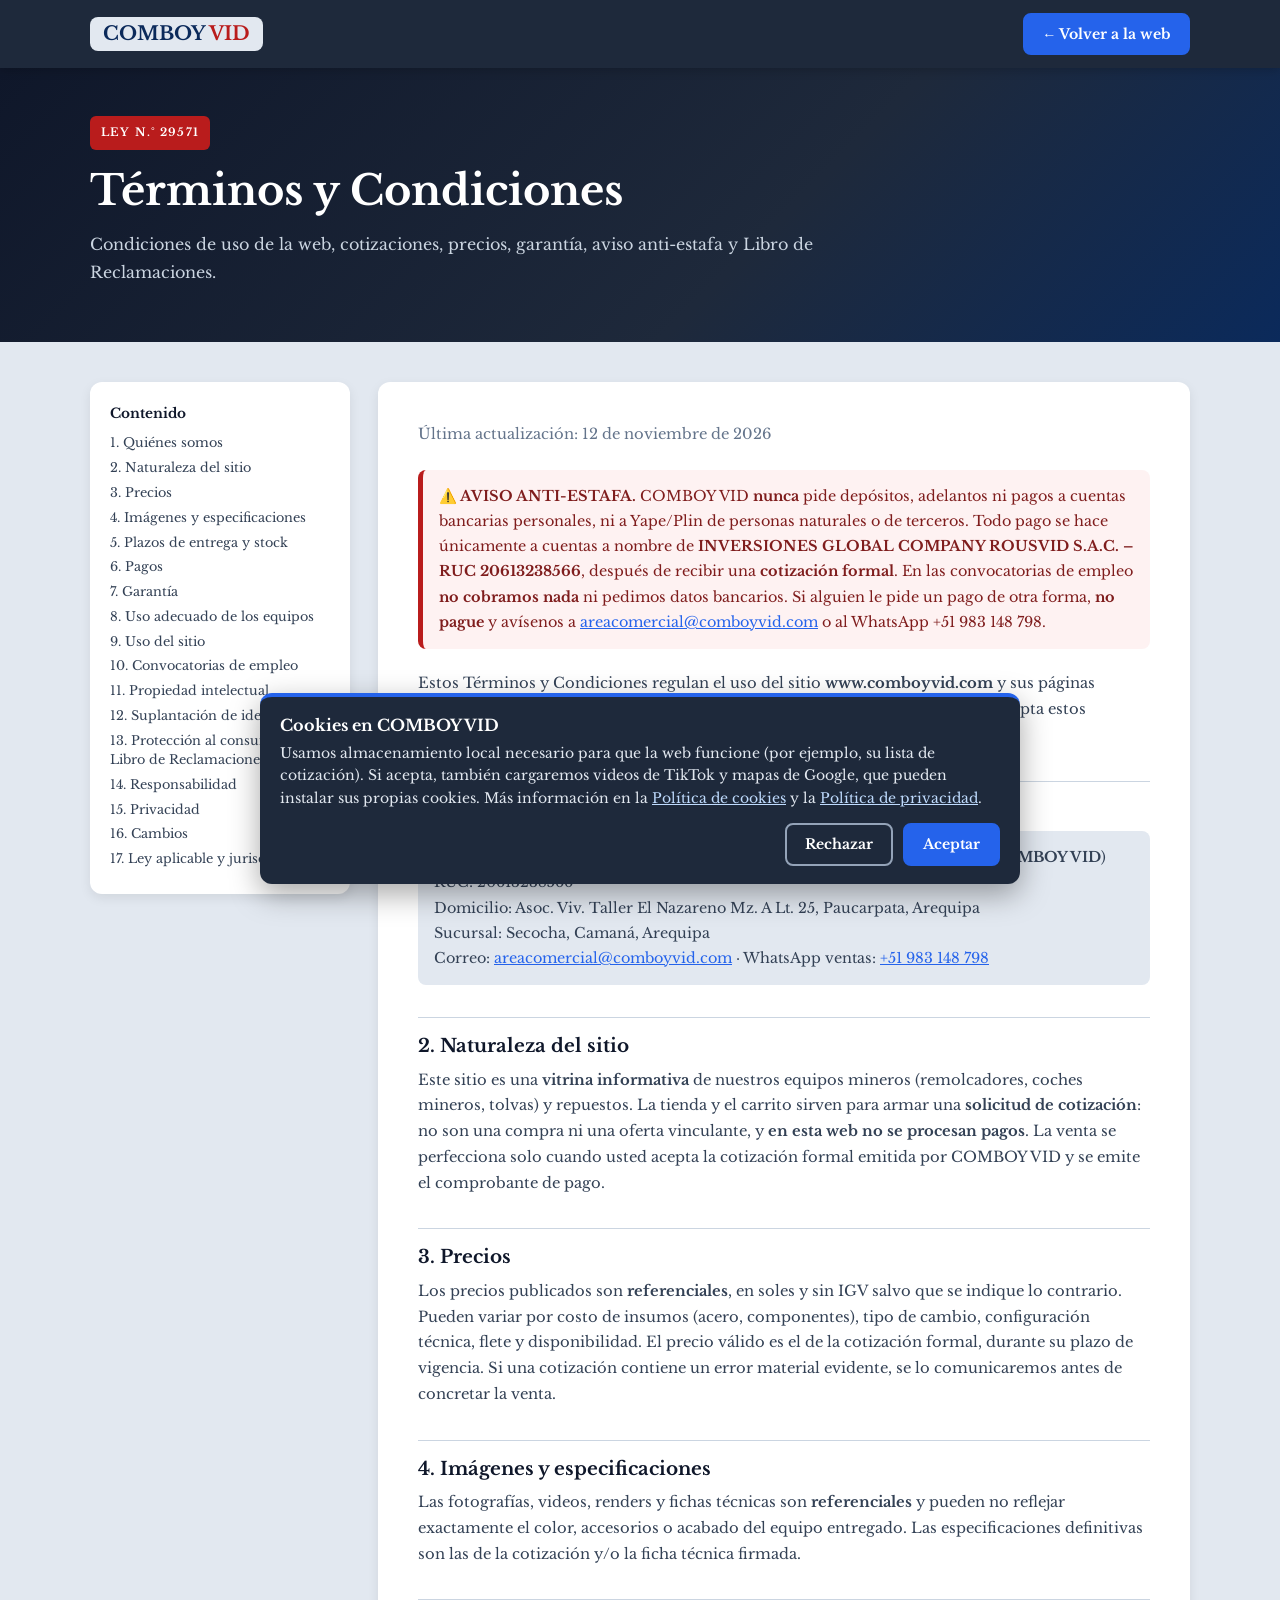
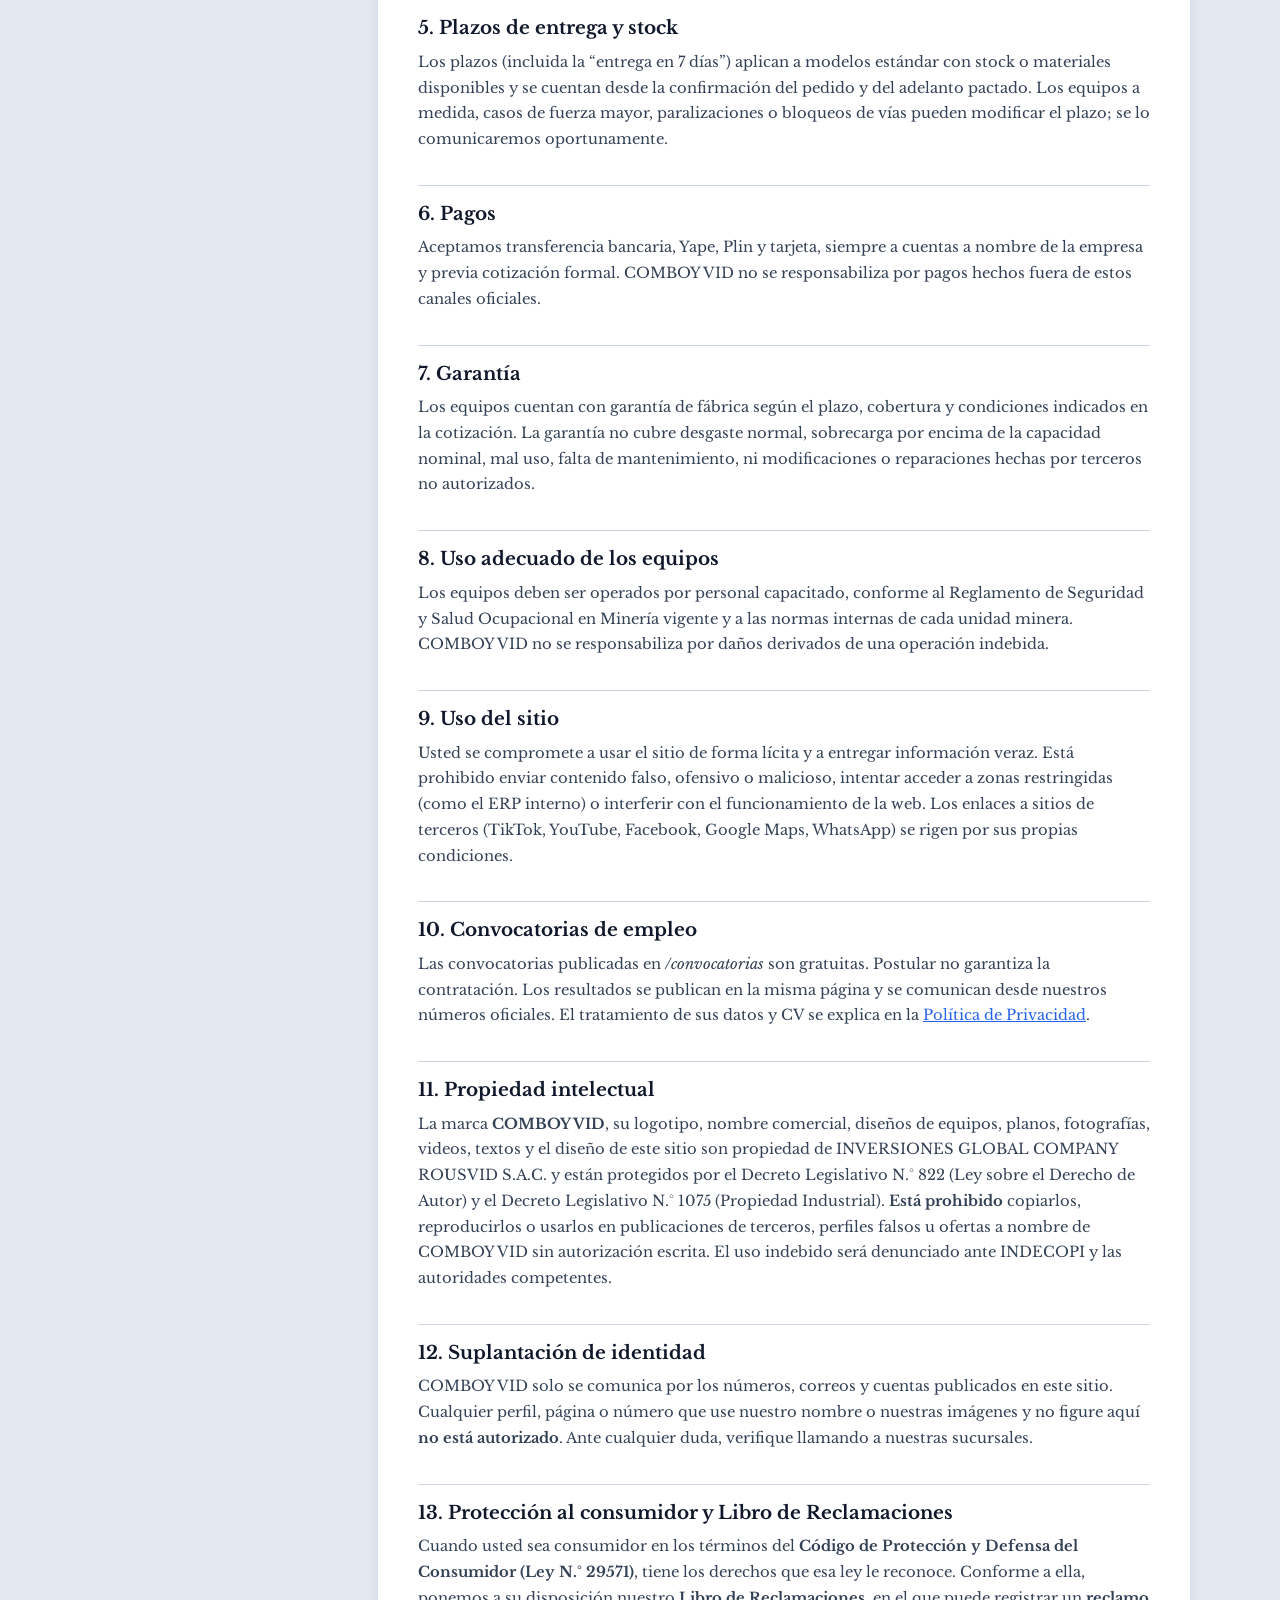
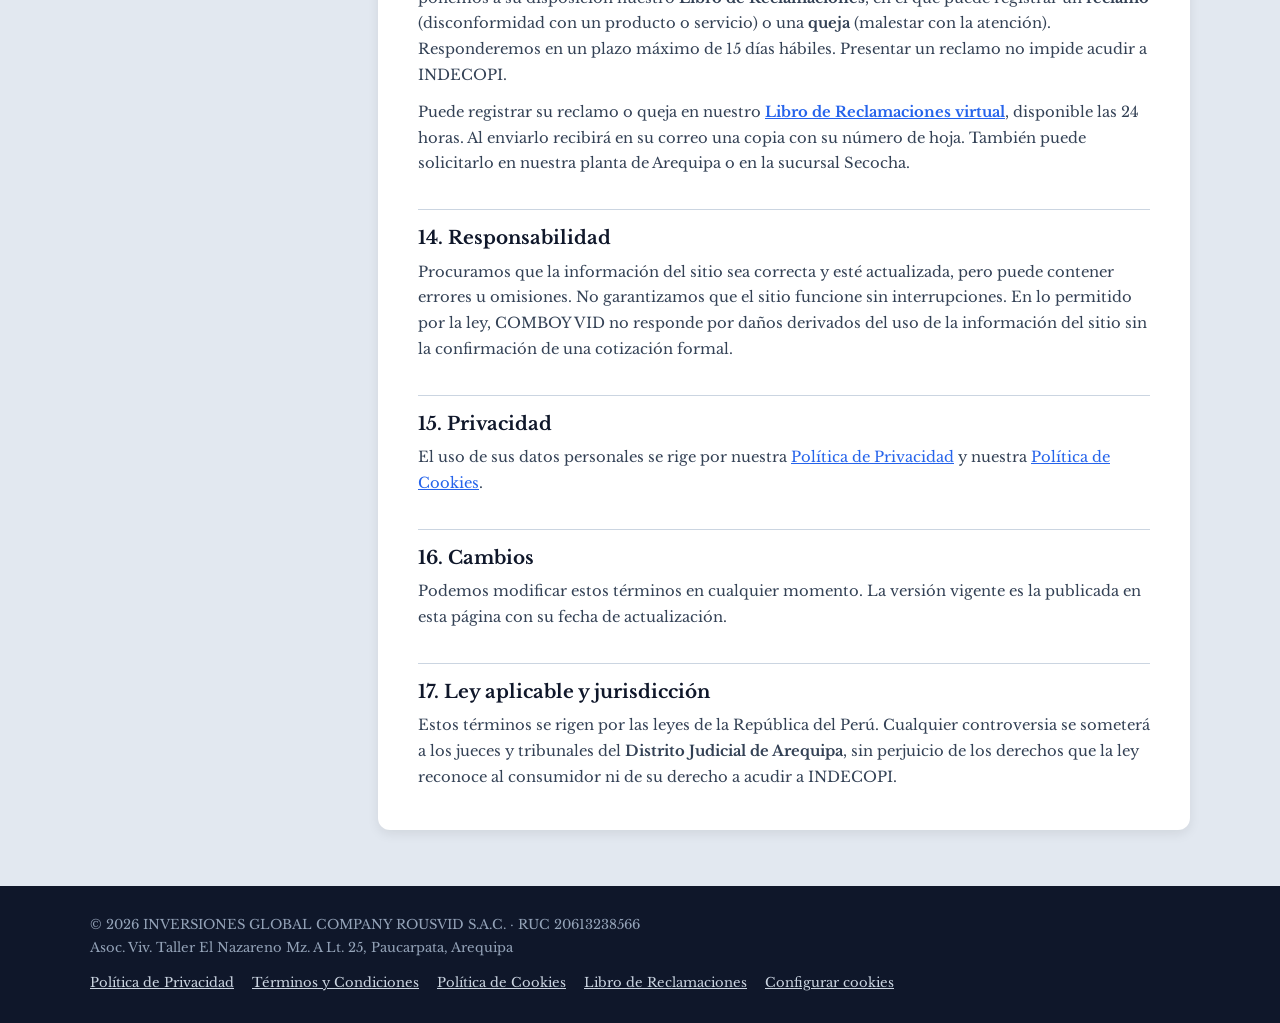
<file: terminos-y-condiciones/index.html>
<!DOCTYPE html>
<html lang="es-PE">
<head>
<meta charset="UTF-8">
<meta name="viewport" content="width=device-width, initial-scale=1.0">
<title>Términos y Condiciones | COMBOY VID</title>
<meta name="description" content="Términos y condiciones de COMBOY VID: cotizaciones, precios referenciales, garantía, aviso anti-estafa, propiedad intelectual y Libro de Reclamaciones.">
<meta name="robots" content="index, follow">
<link rel="canonical" href="https://www.comboyvid.com/terminos-y-condiciones/">
<meta name="theme-color" content="#1E293B">
<!-- Favicon / ícono que muestra Google en los resultados (archivos en la raíz del sitio) -->
<link rel="icon" href="/favicon.ico" sizes="48x48">
<link rel="icon" href="/favicon.svg" type="image/svg+xml">
<link rel="icon" href="/favicon-192x192.png" type="image/png" sizes="192x192">
<link rel="apple-touch-icon" href="/apple-touch-icon.png">
<link rel="manifest" href="/site.webmanifest">
<link rel="preconnect" href="https://fonts.googleapis.com">
<link rel="preconnect" href="https://fonts.gstatic.com" crossorigin>
<link href="https://fonts.googleapis.com/css2?family=Libre+Baskerville:ital,wght@0,400;0,700;1,400&display=swap" rel="stylesheet">
<link rel="stylesheet" href="../public/css/legal.css">
</head>
<body>
<!-- ✏️ Texto legal de COMBOY VID. Si cambia algo importante, actualice la fecha "Última actualización".
     Recomendado: revisión final por un abogado. -->
<header class="top">
  <div class="wrap">
    <a class="logo" href="../">COMBOY <b>VID</b></a>
    <a class="btn" href="../">← Volver a la web</a>
  </div>
</header>

<section class="hero">
  <div class="wrap">
    <span class="tag">Ley N.° 29571</span>
    <h1>Términos y Condiciones</h1>
    <p>Condiciones de uso de la web, cotizaciones, precios, garantía, aviso anti-estafa y Libro de Reclamaciones.</p>
  </div>
</section>

<main>
  <div class="wrap doc">
    <aside class="indice" aria-label="Índice">
      <b>Contenido</b>
      <nav>
        <ol>
          <li><a href="#quienes-somos">1. Quiénes somos</a></li>
          <li><a href="#naturaleza-del-sitio">2. Naturaleza del sitio</a></li>
          <li><a href="#precios">3. Precios</a></li>
          <li><a href="#imagenes-y-especificaciones">4. Imágenes y especificaciones</a></li>
          <li><a href="#plazos-de-entrega-y-stock">5. Plazos de entrega y stock</a></li>
          <li><a href="#pagos">6. Pagos</a></li>
          <li><a href="#garantia">7. Garantía</a></li>
          <li><a href="#uso-adecuado-de-los-equipos">8. Uso adecuado de los equipos</a></li>
          <li><a href="#uso-del-sitio">9. Uso del sitio</a></li>
          <li><a href="#convocatorias-de-empleo">10. Convocatorias de empleo</a></li>
          <li><a href="#propiedad-intelectual">11. Propiedad intelectual</a></li>
          <li><a href="#suplantacion-de-identidad">12. Suplantación de identidad</a></li>
          <li><a href="#proteccion-al-consumidor-y-libro-de-reclamaciones">13. Protección al consumidor y Libro de Reclamaciones</a></li>
          <li><a href="#responsabilidad">14. Responsabilidad</a></li>
          <li><a href="#privacidad">15. Privacidad</a></li>
          <li><a href="#cambios">16. Cambios</a></li>
          <li><a href="#ley-aplicable-y-jurisdiccion">17. Ley aplicable y jurisdicción</a></li>
        </ol>
      </nav>
    </aside>
    <article class="card">
      <p class="meta">Última actualización: 12 de noviembre de 2026</p>

      <div class="alerta">
        <p><strong>⚠️ AVISO ANTI-ESTAFA.</strong> COMBOY VID <strong>nunca</strong> pide depósitos, adelantos ni pagos a cuentas bancarias personales, ni a Yape/Plin de personas naturales o de terceros. Todo pago se hace únicamente a cuentas a nombre de <strong>INVERSIONES GLOBAL COMPANY ROUSVID S.A.C. – RUC 20613238566</strong>, después de recibir una <strong>cotización formal</strong>. En las convocatorias de empleo <strong>no cobramos nada</strong> ni pedimos datos bancarios. Si alguien le pide un pago de otra forma, <strong>no pague</strong> y avísenos a <a href="mailto:areacomercial@comboyvid.com">areacomercial@comboyvid.com</a> o al WhatsApp +51 983 148 798.</p>
      </div>

      <p>Estos Términos y Condiciones regulan el uso del sitio <strong>www.comboyvid.com</strong> y sus páginas (incluidas <em>/expomape</em> y <em>/convocatorias</em>). Al navegar o enviar una solicitud, usted acepta estos términos. Si no está de acuerdo, le pedimos no usar el sitio.</p>

      <h2 id="quienes-somos">1. Quiénes somos</h2>
      <div class="empresa">
        <strong>INVERSIONES GLOBAL COMPANY ROUSVID S.A.C.</strong> (marca comercial <strong>COMBOY VID</strong>)<br>
        RUC: 20613238566<br>
        Domicilio: Asoc. Viv. Taller El Nazareno Mz. A Lt. 25, Paucarpata, Arequipa<br>
        Sucursal: Secocha, Camaná, Arequipa<br>
        Correo: <a href="mailto:areacomercial@comboyvid.com">areacomercial@comboyvid.com</a> · WhatsApp ventas: <a href="https://wa.me/51983148798" target="_blank" rel="noopener">+51 983 148 798</a>
      </div>

      <h2 id="naturaleza-del-sitio">2. Naturaleza del sitio</h2>
      <p>Este sitio es una <strong>vitrina informativa</strong> de nuestros equipos mineros (remolcadores, coches mineros, tolvas) y repuestos. La tienda y el carrito sirven para armar una <strong>solicitud de cotización</strong>: no son una compra ni una oferta vinculante, y <strong>en esta web no se procesan pagos</strong>. La venta se perfecciona solo cuando usted acepta la cotización formal emitida por COMBOY VID y se emite el comprobante de pago.</p>

      <h2 id="precios">3. Precios</h2>
      <p>Los precios publicados son <strong>referenciales</strong>, en soles y sin IGV salvo que se indique lo contrario. Pueden variar por costo de insumos (acero, componentes), tipo de cambio, configuración técnica, flete y disponibilidad. El precio válido es el de la cotización formal, durante su plazo de vigencia. Si una cotización contiene un error material evidente, se lo comunicaremos antes de concretar la venta.</p>

      <h2 id="imagenes-y-especificaciones">4. Imágenes y especificaciones</h2>
      <p>Las fotografías, videos, renders y fichas técnicas son <strong>referenciales</strong> y pueden no reflejar exactamente el color, accesorios o acabado del equipo entregado. Las especificaciones definitivas son las de la cotización y/o la ficha técnica firmada.</p>

      <h2 id="plazos-de-entrega-y-stock">5. Plazos de entrega y stock</h2>
      <p>Los plazos (incluida la “entrega en 7 días”) aplican a modelos estándar con stock o materiales disponibles y se cuentan desde la confirmación del pedido y del adelanto pactado. Los equipos a medida, casos de fuerza mayor, paralizaciones o bloqueos de vías pueden modificar el plazo; se lo comunicaremos oportunamente.</p>

      <h2 id="pagos">6. Pagos</h2>
      <p>Aceptamos transferencia bancaria, Yape, Plin y tarjeta, siempre a cuentas a nombre de la empresa y previa cotización formal. COMBOY VID no se responsabiliza por pagos hechos fuera de estos canales oficiales.</p>

      <h2 id="garantia">7. Garantía</h2>
      <p>Los equipos cuentan con garantía de fábrica según el plazo, cobertura y condiciones indicados en la cotización. La garantía no cubre desgaste normal, sobrecarga por encima de la capacidad nominal, mal uso, falta de mantenimiento, ni modificaciones o reparaciones hechas por terceros no autorizados.</p>

      <h2 id="uso-adecuado-de-los-equipos">8. Uso adecuado de los equipos</h2>
      <p>Los equipos deben ser operados por personal capacitado, conforme al Reglamento de Seguridad y Salud Ocupacional en Minería vigente y a las normas internas de cada unidad minera. COMBOY VID no se responsabiliza por daños derivados de una operación indebida.</p>

      <h2 id="uso-del-sitio">9. Uso del sitio</h2>
      <p>Usted se compromete a usar el sitio de forma lícita y a entregar información veraz. Está prohibido enviar contenido falso, ofensivo o malicioso, intentar acceder a zonas restringidas (como el ERP interno) o interferir con el funcionamiento de la web. Los enlaces a sitios de terceros (TikTok, YouTube, Facebook, Google Maps, WhatsApp) se rigen por sus propias condiciones.</p>

      <h2 id="convocatorias-de-empleo">10. Convocatorias de empleo</h2>
      <p>Las convocatorias publicadas en <em>/convocatorias</em> son gratuitas. Postular no garantiza la contratación. Los resultados se publican en la misma página y se comunican desde nuestros números oficiales. El tratamiento de sus datos y CV se explica en la <a href="../politica-de-privacidad/">Política de Privacidad</a>.</p>

      <h2 id="propiedad-intelectual">11. Propiedad intelectual</h2>
      <p>La marca <strong>COMBOY VID</strong>, su logotipo, nombre comercial, diseños de equipos, planos, fotografías, videos, textos y el diseño de este sitio son propiedad de INVERSIONES GLOBAL COMPANY ROUSVID S.A.C. y están protegidos por el Decreto Legislativo N.° 822 (Ley sobre el Derecho de Autor) y el Decreto Legislativo N.° 1075 (Propiedad Industrial). <strong>Está prohibido</strong> copiarlos, reproducirlos o usarlos en publicaciones de terceros, perfiles falsos u ofertas a nombre de COMBOY VID sin autorización escrita. El uso indebido será denunciado ante INDECOPI y las autoridades competentes.</p>

      <h2 id="suplantacion-de-identidad">12. Suplantación de identidad</h2>
      <p>COMBOY VID solo se comunica por los números, correos y cuentas publicados en este sitio. Cualquier perfil, página o número que use nuestro nombre o nuestras imágenes y no figure aquí <strong>no está autorizado</strong>. Ante cualquier duda, verifique llamando a nuestras sucursales.</p>

      <h2 id="proteccion-al-consumidor-y-libro-de-reclamaciones">13. Protección al consumidor y Libro de Reclamaciones</h2>
      <p>Cuando usted sea consumidor en los términos del <strong>Código de Protección y Defensa del Consumidor (Ley N.° 29571)</strong>, tiene los derechos que esa ley le reconoce. Conforme a ella, ponemos a su disposición nuestro <strong>Libro de Reclamaciones</strong>, en el que puede registrar un <strong>reclamo</strong> (disconformidad con un producto o servicio) o una <strong>queja</strong> (malestar con la atención). Responderemos en un plazo máximo de 15 días hábiles. Presentar un reclamo no impide acudir a INDECOPI.</p>
      <p>Puede registrar su reclamo o queja en nuestro <a href="../libro-de-reclamaciones/"><strong>Libro de Reclamaciones virtual</strong></a>, disponible las 24 horas. Al enviarlo recibirá en su correo una copia con su número de hoja. También puede solicitarlo en nuestra planta de Arequipa o en la sucursal Secocha.</p>

      <h2 id="responsabilidad">14. Responsabilidad</h2>
      <p>Procuramos que la información del sitio sea correcta y esté actualizada, pero puede contener errores u omisiones. No garantizamos que el sitio funcione sin interrupciones. En lo permitido por la ley, COMBOY VID no responde por daños derivados del uso de la información del sitio sin la confirmación de una cotización formal.</p>

      <h2 id="privacidad">15. Privacidad</h2>
      <p>El uso de sus datos personales se rige por nuestra <a href="../politica-de-privacidad/">Política de Privacidad</a> y nuestra <a href="../politica-de-cookies/">Política de Cookies</a>.</p>

      <h2 id="cambios">16. Cambios</h2>
      <p>Podemos modificar estos términos en cualquier momento. La versión vigente es la publicada en esta página con su fecha de actualización.</p>

      <h2 id="ley-aplicable-y-jurisdiccion">17. Ley aplicable y jurisdicción</h2>
      <p>Estos términos se rigen por las leyes de la República del Perú. Cualquier controversia se someterá a los jueces y tribunales del <strong>Distrito Judicial de Arequipa</strong>, sin perjuicio de los derechos que la ley reconoce al consumidor ni de su derecho a acudir a INDECOPI.</p>

    </article>
  </div>
</main>

<footer>
  <div class="wrap">
    <div>© 2026 INVERSIONES GLOBAL COMPANY ROUSVID S.A.C. · RUC 20613238566<br>Asoc. Viv. Taller El Nazareno Mz. A Lt. 25, Paucarpata, Arequipa</div>
    <nav aria-label="Legal">
      <a href="../politica-de-privacidad/">Política de Privacidad</a>
      <a href="../terminos-y-condiciones/">Términos y Condiciones</a>
      <a href="../politica-de-cookies/">Política de Cookies</a>
      <a href="../libro-de-reclamaciones/">Libro de Reclamaciones</a>
      <button type="button" class="link" data-cv-cookies>Configurar cookies</button>
    </nav>
  </div>
</footer>
<script src="../public/js/cookies.js" defer></script>
</body>
</html>
</file>
<file: public/css/legal.css>
/* COMBOY VID · Páginas legales (privacidad, términos, cookies) — misma paleta de la web */
:root{
  --navy:#1E293B; --navy2:#0F172A; --logo:#0B2A5B;
  --plomo:#E2E8F0; --blanco:#FFFFFF;
  --azul:#2563EB; --azul2:#1D4ED8; --rojo:#B91C1C;
  --tinta:#0F172A; --texto:#334155; --suave:#64748B; --linea:#CBD5E1;
  --sombra:0 4px 12px rgba(0,0,0,.08); --radio:12px;
}
*{box-sizing:border-box;margin:0;padding:0}
html{scroll-behavior:smooth}
body{font-family:"Libre Baskerville",Georgia,serif;background:var(--plomo);color:var(--texto);line-height:1.75;-webkit-font-smoothing:antialiased}
h1,h2,h3{font-weight:700;color:var(--tinta);line-height:1.3}
a{color:var(--azul)}
.wrap{width:min(1100px,100% - 32px);margin-inline:auto}

/* Header igual a la web */
.top{position:sticky;top:0;z-index:50;background:var(--navy);box-shadow:0 2px 10px rgba(0,0,0,.2)}
.top .wrap{display:flex;align-items:center;justify-content:space-between;gap:16px;min-height:68px}
.logo{background:var(--plomo);border-radius:8px;padding:.45rem .8rem;font:700 1.2rem/1 "Libre Baskerville",serif;text-decoration:none;color:var(--logo);white-space:nowrap}
.logo b{color:var(--rojo)}
.btn{display:inline-flex;align-items:center;justify-content:center;gap:.5rem;font:700 .88rem/1.2 "Libre Baskerville",serif;text-decoration:none;padding:.65rem 1.1rem;border:2px solid var(--azul);background:var(--azul);color:#fff;border-radius:8px;cursor:pointer;transition:background .15s}
.btn:hover{background:var(--azul2);border-color:var(--azul2)}

/* Encabezado de la página */
.hero{background:linear-gradient(135deg,var(--navy2),var(--navy) 60%,var(--logo));color:#CBD5E1;padding:48px 0 56px}
.tag{display:inline-block;background:var(--rojo);color:#fff;font-weight:700;font-size:.7rem;letter-spacing:.1em;text-transform:uppercase;padding:.45rem .7rem;border-radius:6px}
.hero h1{color:#fff;font-size:clamp(1.7rem,4.2vw,2.6rem);margin-top:.9rem}
.hero p{max-width:760px;margin-top:.7rem}

/* Contenido */
main{padding:40px 0 56px}
.doc{display:grid;grid-template-columns:260px minmax(0,1fr);gap:28px;align-items:start}
.doc>*{min-width:0}
.indice{position:sticky;top:88px;background:var(--blanco);border-radius:var(--radio);box-shadow:var(--sombra);padding:20px}
.indice b{display:block;color:var(--tinta);font-size:.85rem;margin-bottom:.5rem}
.indice ol{list-style:none;font-size:.8rem;line-height:1.5}
.indice li{margin:.35rem 0}
.indice a{color:var(--texto);text-decoration:none}
.indice a:hover{color:var(--azul);text-decoration:underline}
.card{background:var(--blanco);border-radius:var(--radio);box-shadow:var(--sombra);padding:clamp(20px,4vw,40px)}
.card h2{font-size:1.15rem;margin:2rem 0 .6rem;padding-top:1rem;border-top:1px solid var(--linea);scroll-margin-top:88px}
.card h3{font-size:.98rem;margin:1.2rem 0 .4rem}
.card p,.card li{font-size:.92rem}
.card p+p{margin-top:.7rem}
.card ul,.card ol{margin:.5rem 0 .5rem 1.3rem}
.card li{margin:.3rem 0}
.meta{font-size:.8rem;color:var(--suave);margin-bottom:1.4rem}
.tabla{width:100%;border-collapse:collapse;margin:.8rem 0;font-size:.84rem}
.tabla th,.tabla td{border:1px solid var(--linea);padding:.6rem .7rem;text-align:left;vertical-align:top}
.tabla th{background:var(--plomo);color:var(--tinta)}
.scroll{overflow-x:auto}
.alerta{background:#FEF2F2;border-left:5px solid var(--rojo);border-radius:8px;padding:14px 16px;margin:0 0 1.4rem}
.alerta p{font-size:.9rem;color:#7F1D1D}
.nota{background:#EFF6FF;border-left:5px solid var(--azul);border-radius:8px;padding:14px 16px;margin:1rem 0}
.empresa{background:var(--plomo);border-radius:8px;padding:14px 16px;margin:.6rem 0;font-size:.9rem}
button.link{background:none;border:0;padding:0;font:inherit;color:var(--azul);text-decoration:underline;cursor:pointer}

/* Footer */
footer{background:var(--navy2);color:#94A3B8;padding:28px 0;font-size:.82rem}
footer .wrap{display:flex;flex-wrap:wrap;gap:12px 28px;justify-content:space-between}
footer a,footer button.link{color:#CBD5E1}
footer nav{display:flex;flex-wrap:wrap;gap:8px 18px}

@media(max-width:860px){
  .doc{grid-template-columns:minmax(0,1fr)}
  .indice{position:static}
}
@media print{
  .top,.indice,footer,#cv-ck{display:none!important}
  body{background:#fff}
  .hero{background:none;color:#000;padding:0}
  .hero h1{color:#000}
  .card{box-shadow:none;padding:0}
  .doc{display:block}
}

/* Tablas como fichas en celular */
@media(max-width:640px){
  .tabla thead{display:none}
  .tabla,.tabla tbody,.tabla tr,.tabla td{display:block;width:100%}
  .tabla tr{border:1px solid var(--linea);border-radius:8px;margin-bottom:10px;overflow:hidden}
  .tabla td{border:0;border-bottom:1px solid var(--plomo)}
  .tabla td:last-child{border-bottom:0}
  .tabla td::before{content:attr(data-label);display:block;font-weight:700;color:var(--tinta);font-size:.75rem;text-transform:uppercase;letter-spacing:.05em;margin-bottom:2px}
}
</file>
